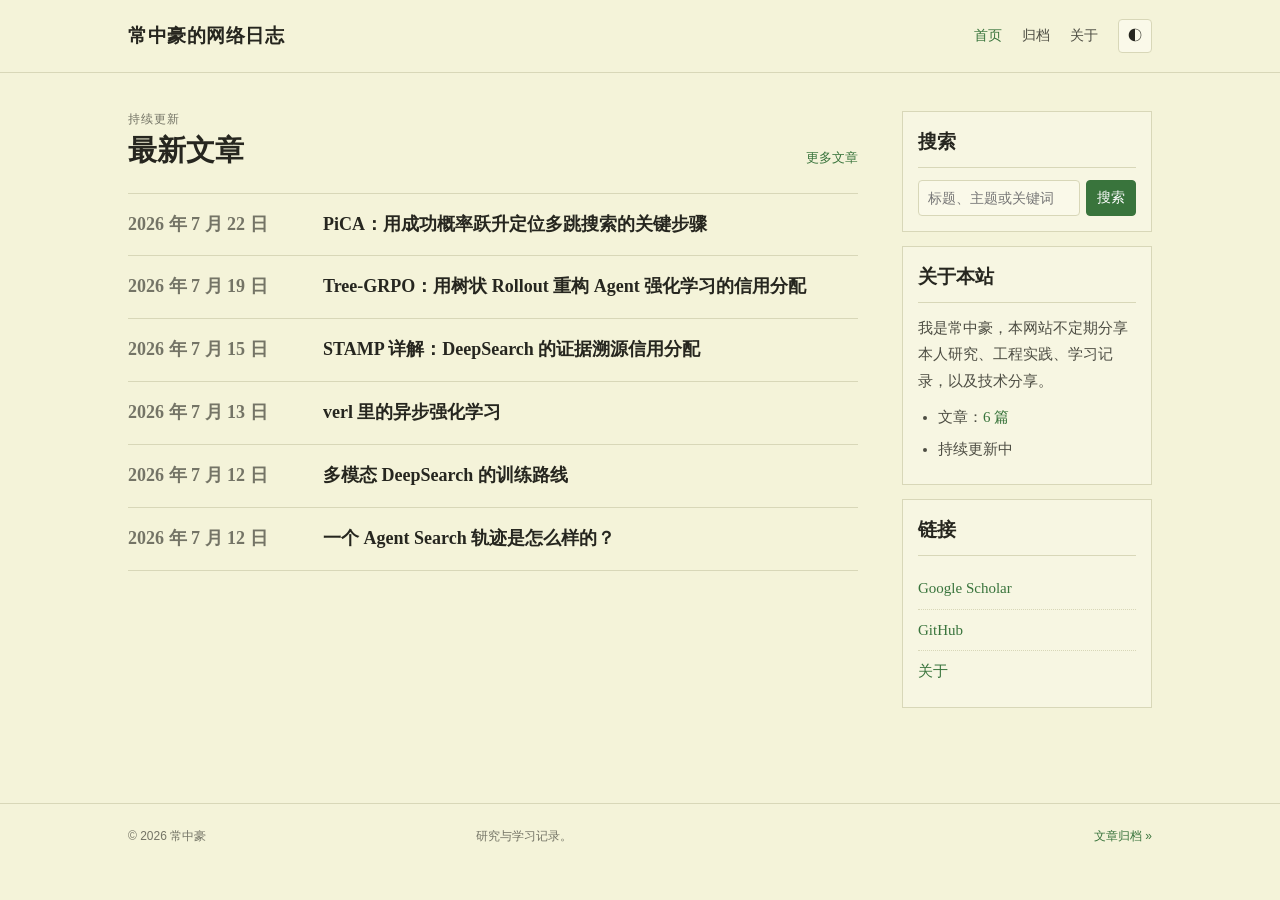
<file: index.html>
<!doctype html>
<html lang="zh-CN">
<head>
  <meta charset="utf-8" />
  <meta name="viewport" content="width=device-width, initial-scale=1" />
  <title>常中豪的网络日志</title>
  <meta name="description" content="分享研究和学习记录，以及有趣的研究。" />
  <meta name="theme-color" content="#f4f3d9" />
  <link rel="canonical" href="https://zhonghaochang.github.io/blog/" />
  <meta property="og:locale" content="zh_CN" />
  <meta property="og:type" content="website" />
  <meta property="og:site_name" content="常中豪的网络日志" />
  <meta property="og:title" content="常中豪的网络日志" />
  <meta property="og:description" content="分享研究和学习记录，以及有趣的研究。" />
  <meta property="og:url" content="https://zhonghaochang.github.io/blog/" />
  <meta name="twitter:card" content="summary" />
  <link rel="icon" href="assets/favicon.svg" />
  <link rel="manifest" href="site.webmanifest" />
  <link rel="stylesheet" href="assets/styles.css?v=15" />
</head>
<body>
  <header class="site-header">
    <nav class="nav" aria-label="主导航">
      <a class="brand" href="index.html">常中豪的网络日志</a>
      <button class="icon-button menu-button" data-menu-toggle aria-expanded="false" aria-controls="site-navigation" aria-label="打开导航">☰</button>
      <div class="nav-links" id="site-navigation">
        <a aria-current="page" href="index.html">首页</a>
        <a href="archives.html">归档</a>
        <a href="about.html">关于</a>
        <button class="icon-button" data-theme-toggle aria-label="切换主题">◐</button>
      </div>
    </nav>
  </header>

  <main class="home-layout">
    <div class="content-column">
      <section class="home-posts" aria-labelledby="recent-title">
        <header class="home-section-head">
          <div>
            <p class="section-label">持续更新</p>
            <h1 id="recent-title">最新文章</h1>
          </div>
          <a class="archive-link" href="archives.html">更多文章</a>
        </header>
        <p class="search-status" data-search-status aria-live="polite"></p>
        <ol class="recent-list">
          <li data-search-item>
            <time datetime="2026-07-22">2026 年 7 月 22 日</time>
            <a href="posts/pica-credit-assignment.html">PiCA：用成功概率跃升定位多跳搜索的关键步骤</a>
          </li>
          <li data-search-item>
            <time datetime="2026-07-19">2026 年 7 月 19 日</time>
            <a href="posts/tree-grpo-credit-assignment.html">Tree-GRPO：用树状 Rollout 重构 Agent 强化学习的信用分配</a>
          </li>
          <li data-search-item>
            <time datetime="2026-07-15">2026 年 7 月 15 日</time>
            <a href="posts/stamp-credit-assignment.html">STAMP 详解：DeepSearch 的证据溯源信用分配</a>
          </li>
          <li data-search-item>
            <time datetime="2026-07-13">2026 年 7 月 13 日</time>
            <a href="posts/verl-async-rl.html">verl 里的异步强化学习</a>
          </li>
          <li data-search-item>
            <time datetime="2026-07-12">2026 年 7 月 12 日</time>
            <a href="posts/agent-harness-multimodal-search.html">多模态 DeepSearch 的训练路线</a>
          </li>
          <li data-search-item>
            <time datetime="2026-07-12">2026 年 7 月 12 日</time>
            <a href="posts/deepsearch-from-zero.html">一个 Agent Search 轨迹是怎么样的？</a>
          </li>
        </ol>
      </section>
    </div>

    <aside class="sidebar" aria-label="站点信息">
      <section class="side-card search-card">
        <h2>搜索</h2>
        <form class="site-search" data-site-search>
          <label class="sr-only" for="site-search-input">搜索文章</label>
          <input id="site-search-input" type="search" placeholder="标题、主题或关键词" autocomplete="off" />
          <button type="submit">搜索</button>
        </form>
      </section>
      <section class="side-card">
        <h2>关于本站</h2>
        <p>我是常中豪，本网站不定期分享本人研究、工程实践、学习记录，以及技术分享。</p>
        <ul class="side-list"><li>文章：<a href="archives.html">6 篇</a></li><li>持续更新中</li></ul>
      </section>
      <section class="side-card">
        <h2>链接</h2>
        <ul class="link-list"><li><a href="https://scholar.google.com.hk/citations?user=bjasV5wAAAAJ&amp;hl=zh-CN">Google Scholar</a></li><li><a href="https://github.com/zhonghaochang">GitHub</a></li><li><a href="about.html">关于</a></li></ul>
      </section>
    </aside>
  </main>

  <footer class="footer"><div class="footer-inner"><span>© 2026 常中豪</span><span>研究与学习记录。</span><a href="archives.html">文章归档 »</a></div></footer>
  <script src="assets/app.js?v=3"></script>
</body>
</html>
</file>
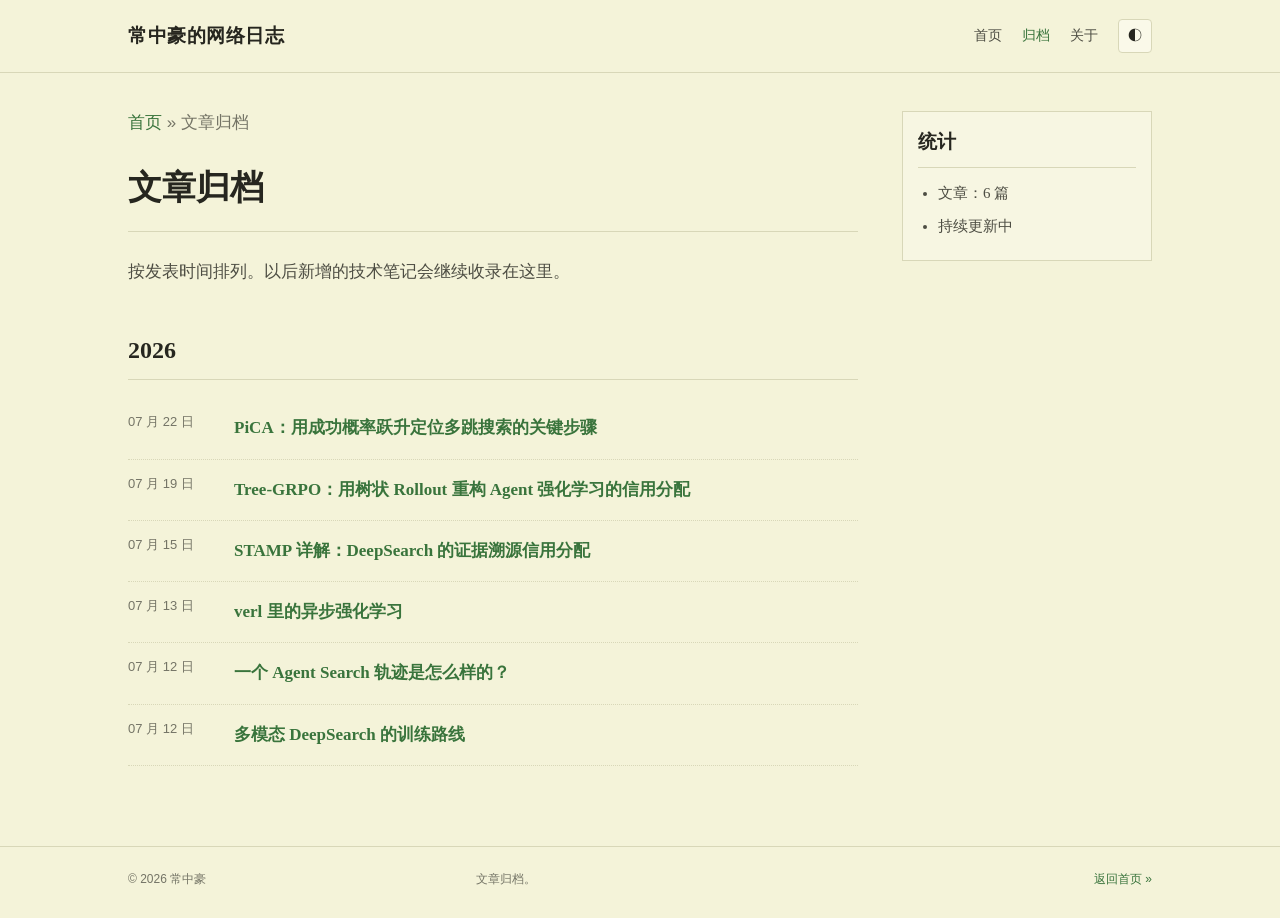
<file: archives.html>
<!doctype html>
<html lang="zh-CN">
<head>
  <meta charset="utf-8" />
  <meta name="viewport" content="width=device-width, initial-scale=1" />
  <title>文章归档｜常中豪的网络日志</title>
  <meta name="description" content="常中豪的网络日志文章归档。" />
  <meta name="theme-color" content="#f4f3d9" />
  <link rel="canonical" href="https://zhonghaochang.github.io/blog/archives.html" />
  <link rel="icon" href="assets/favicon.svg" />
  <link rel="stylesheet" href="assets/styles.css?v=15" />
</head>
<body>
  <header class="site-header"><nav class="nav" aria-label="主导航"><a class="brand" href="index.html">常中豪的网络日志</a><button class="icon-button menu-button" data-menu-toggle aria-expanded="false" aria-controls="site-navigation" aria-label="打开导航">☰</button><div class="nav-links" id="site-navigation"><a href="index.html">首页</a><a aria-current="page" href="archives.html">归档</a><a href="about.html">关于</a><button class="icon-button" data-theme-toggle aria-label="切换主题">◐</button></div></nav></header>
  <main class="page-layout">
    <article class="plain-page archive-page">
      <p class="breadcrumb"><a href="index.html">首页</a> » 文章归档</p>
      <h1>文章归档</h1>
      <p class="page-intro">按发表时间排列。以后新增的技术笔记会继续收录在这里。</p>
      <section><h2>2026</h2><ol class="archive-list">
        <li><time datetime="2026-07-22">07 月 22 日</time><a href="posts/pica-credit-assignment.html">PiCA：用成功概率跃升定位多跳搜索的关键步骤</a></li>
        <li><time datetime="2026-07-19">07 月 19 日</time><a href="posts/tree-grpo-credit-assignment.html">Tree-GRPO：用树状 Rollout 重构 Agent 强化学习的信用分配</a></li>
        <li><time datetime="2026-07-15">07 月 15 日</time><a href="posts/stamp-credit-assignment.html">STAMP 详解：DeepSearch 的证据溯源信用分配</a></li>
        <li><time datetime="2026-07-13">07 月 13 日</time><a href="posts/verl-async-rl.html">verl 里的异步强化学习</a></li>
        <li><time datetime="2026-07-12">07 月 12 日</time><a href="posts/deepsearch-from-zero.html">一个 Agent Search 轨迹是怎么样的？</a></li>
        <li><time datetime="2026-07-12">07 月 12 日</time><a href="posts/agent-harness-multimodal-search.html">多模态 DeepSearch 的训练路线</a></li>
      </ol></section>
    </article>
    <aside class="sidebar"><section class="side-card"><h2>统计</h2><ul class="side-list"><li>文章：6 篇</li><li>持续更新中</li></ul></section></aside>
  </main>
  <footer class="footer"><div class="footer-inner"><span>© 2026 常中豪</span><span>文章归档。</span><a href="index.html">返回首页 »</a></div></footer>
  <script src="assets/app.js?v=3"></script>
</body>
</html>
</file>
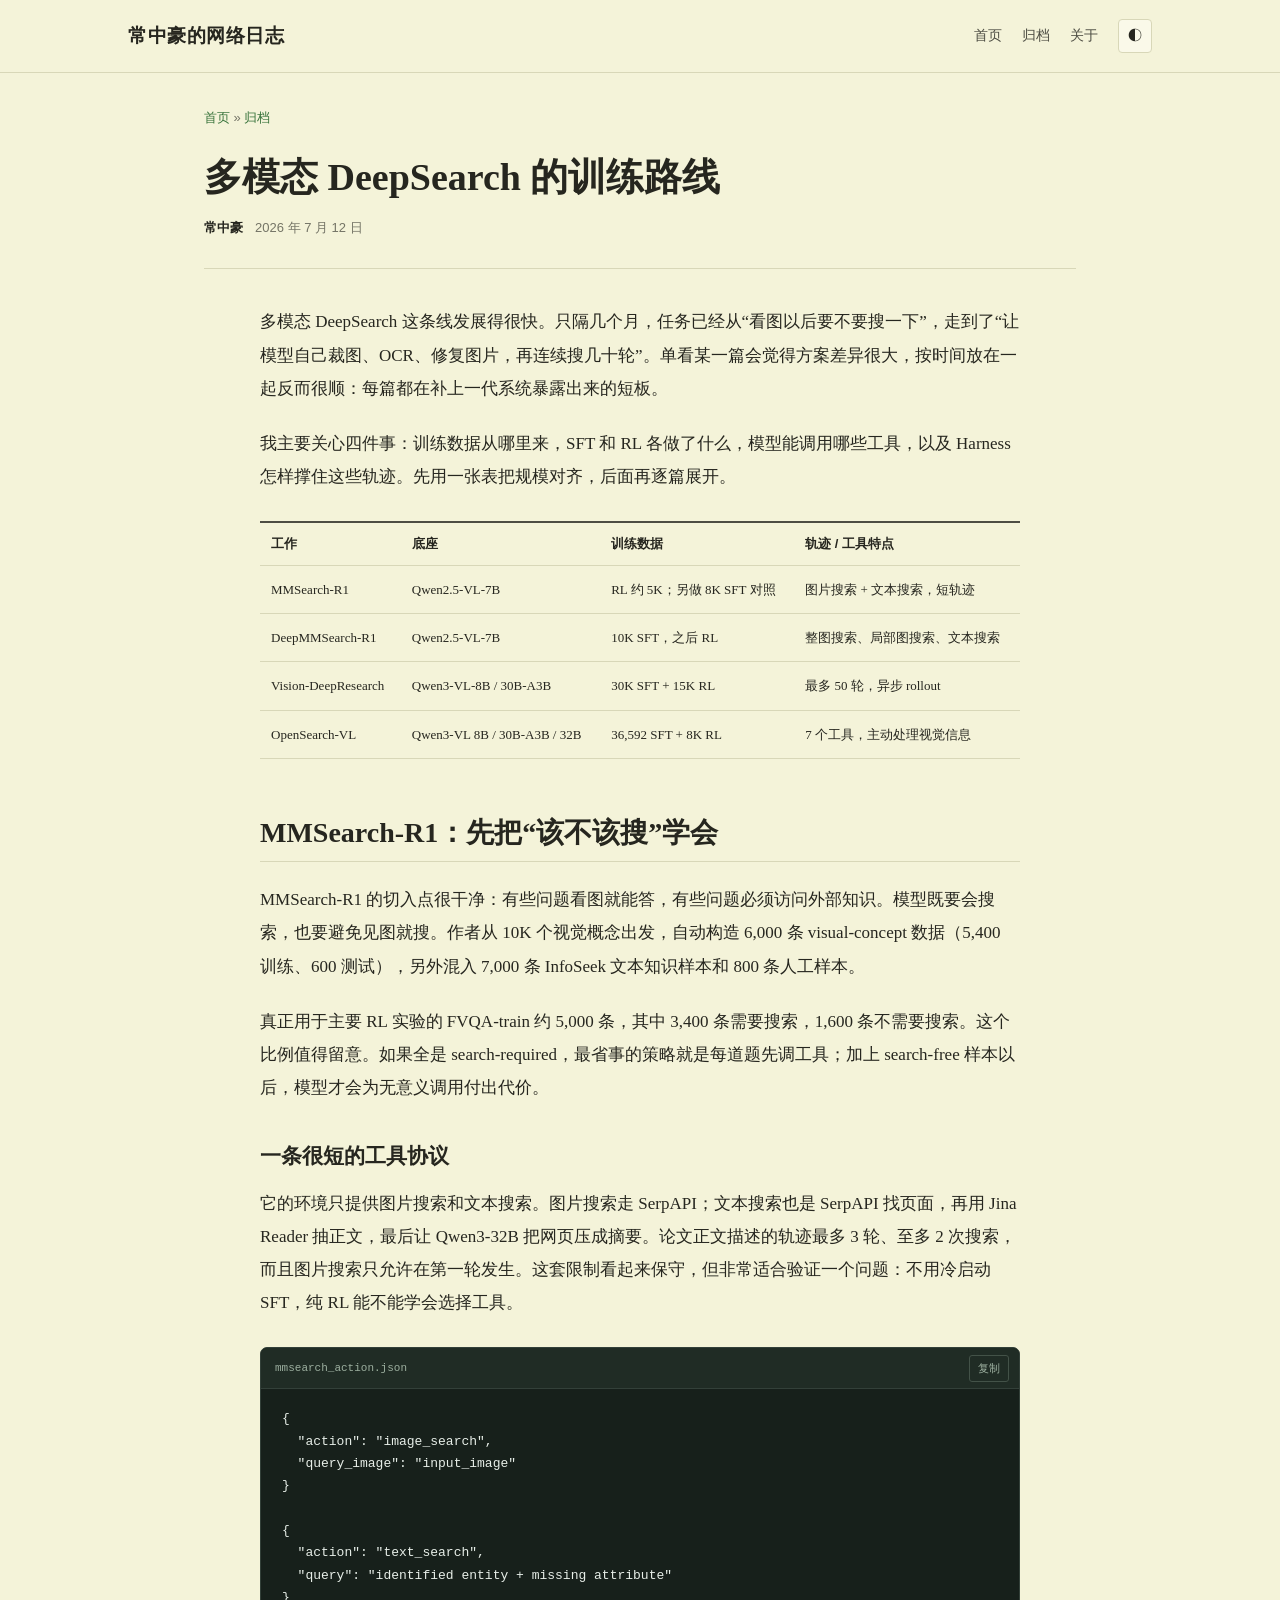
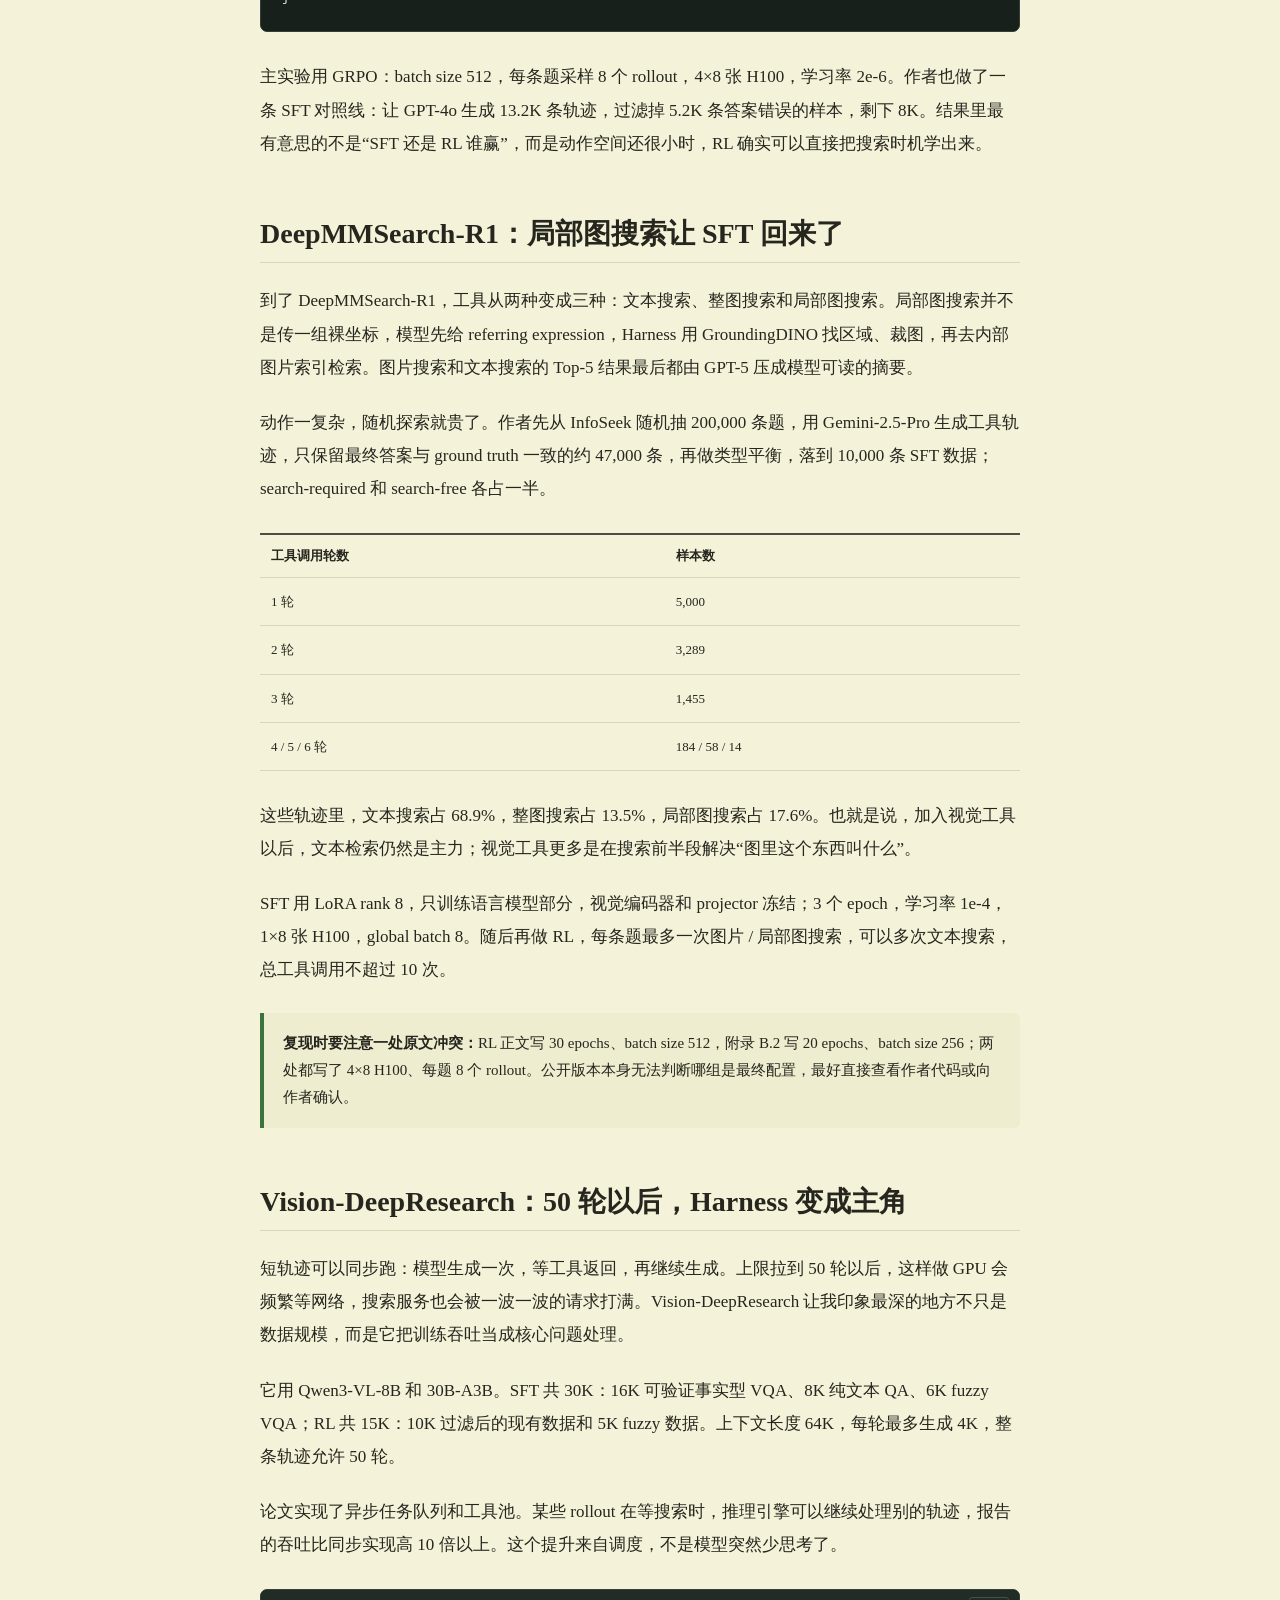
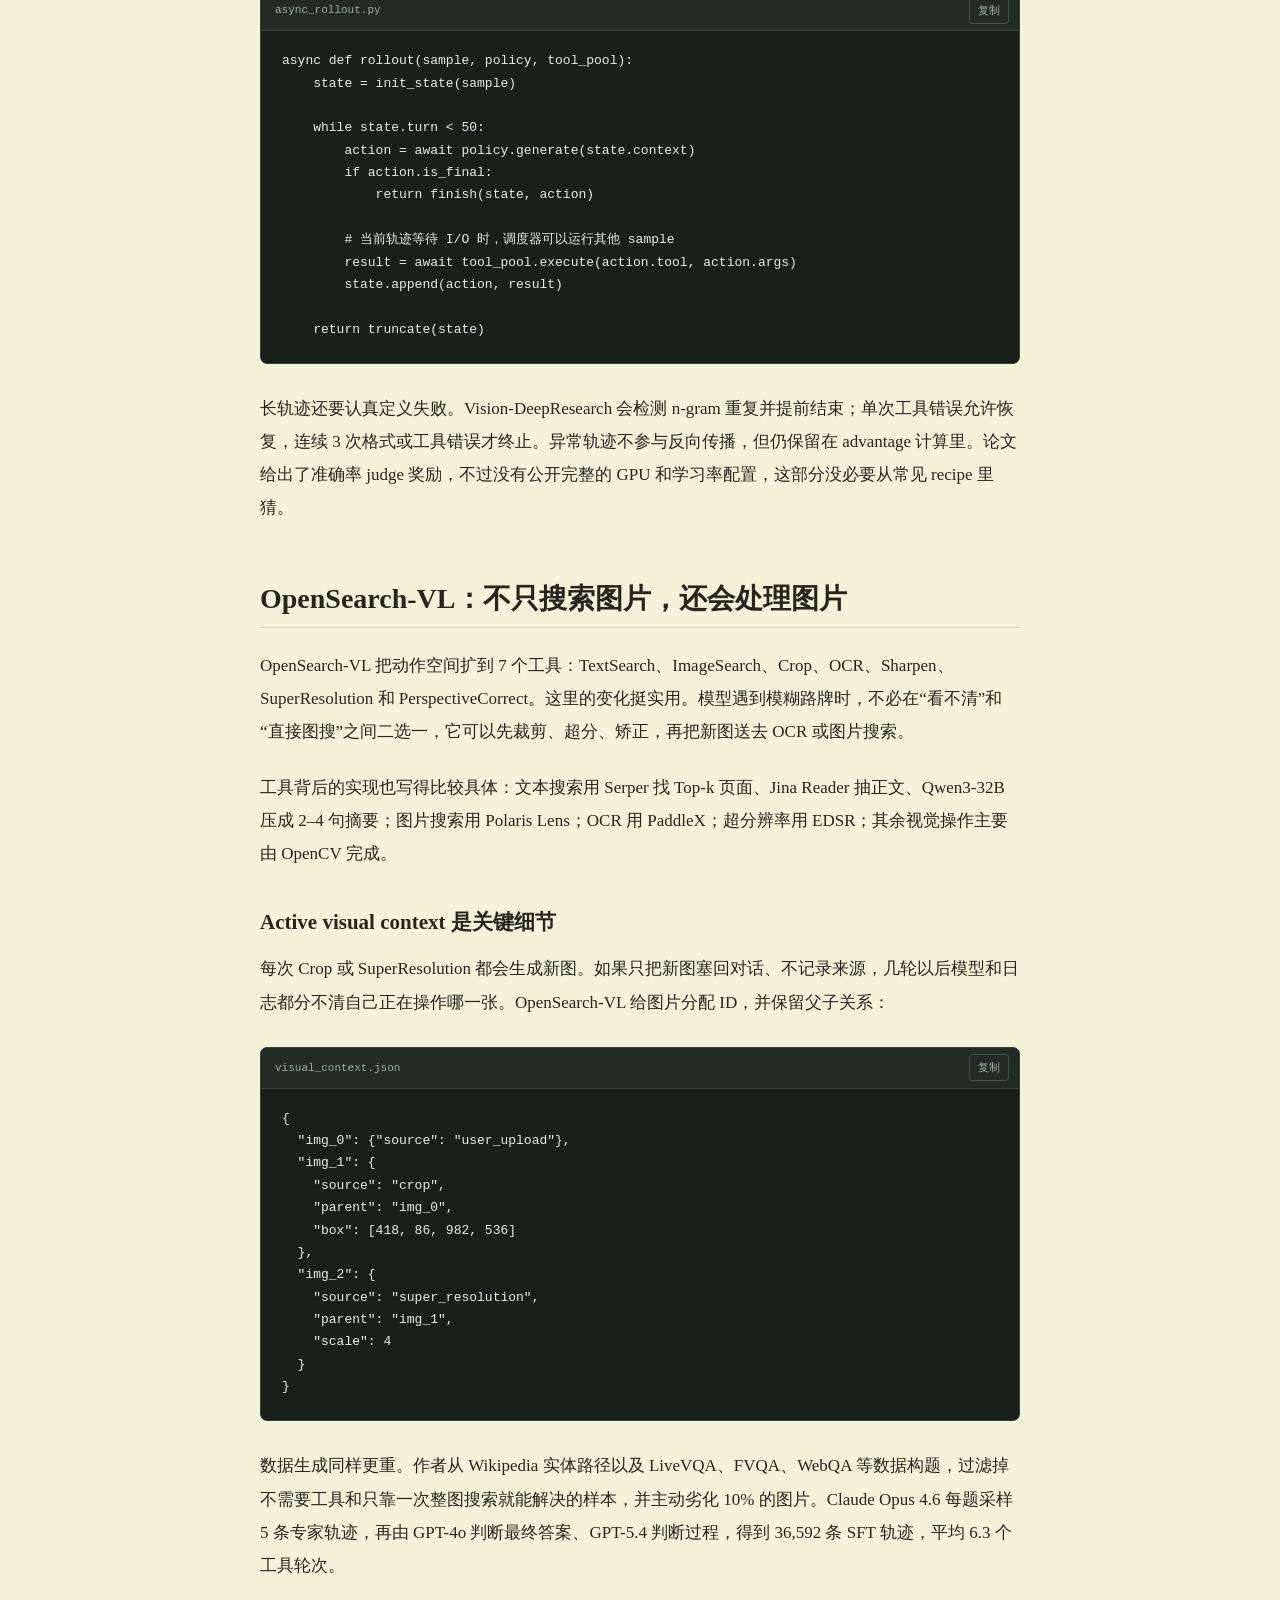
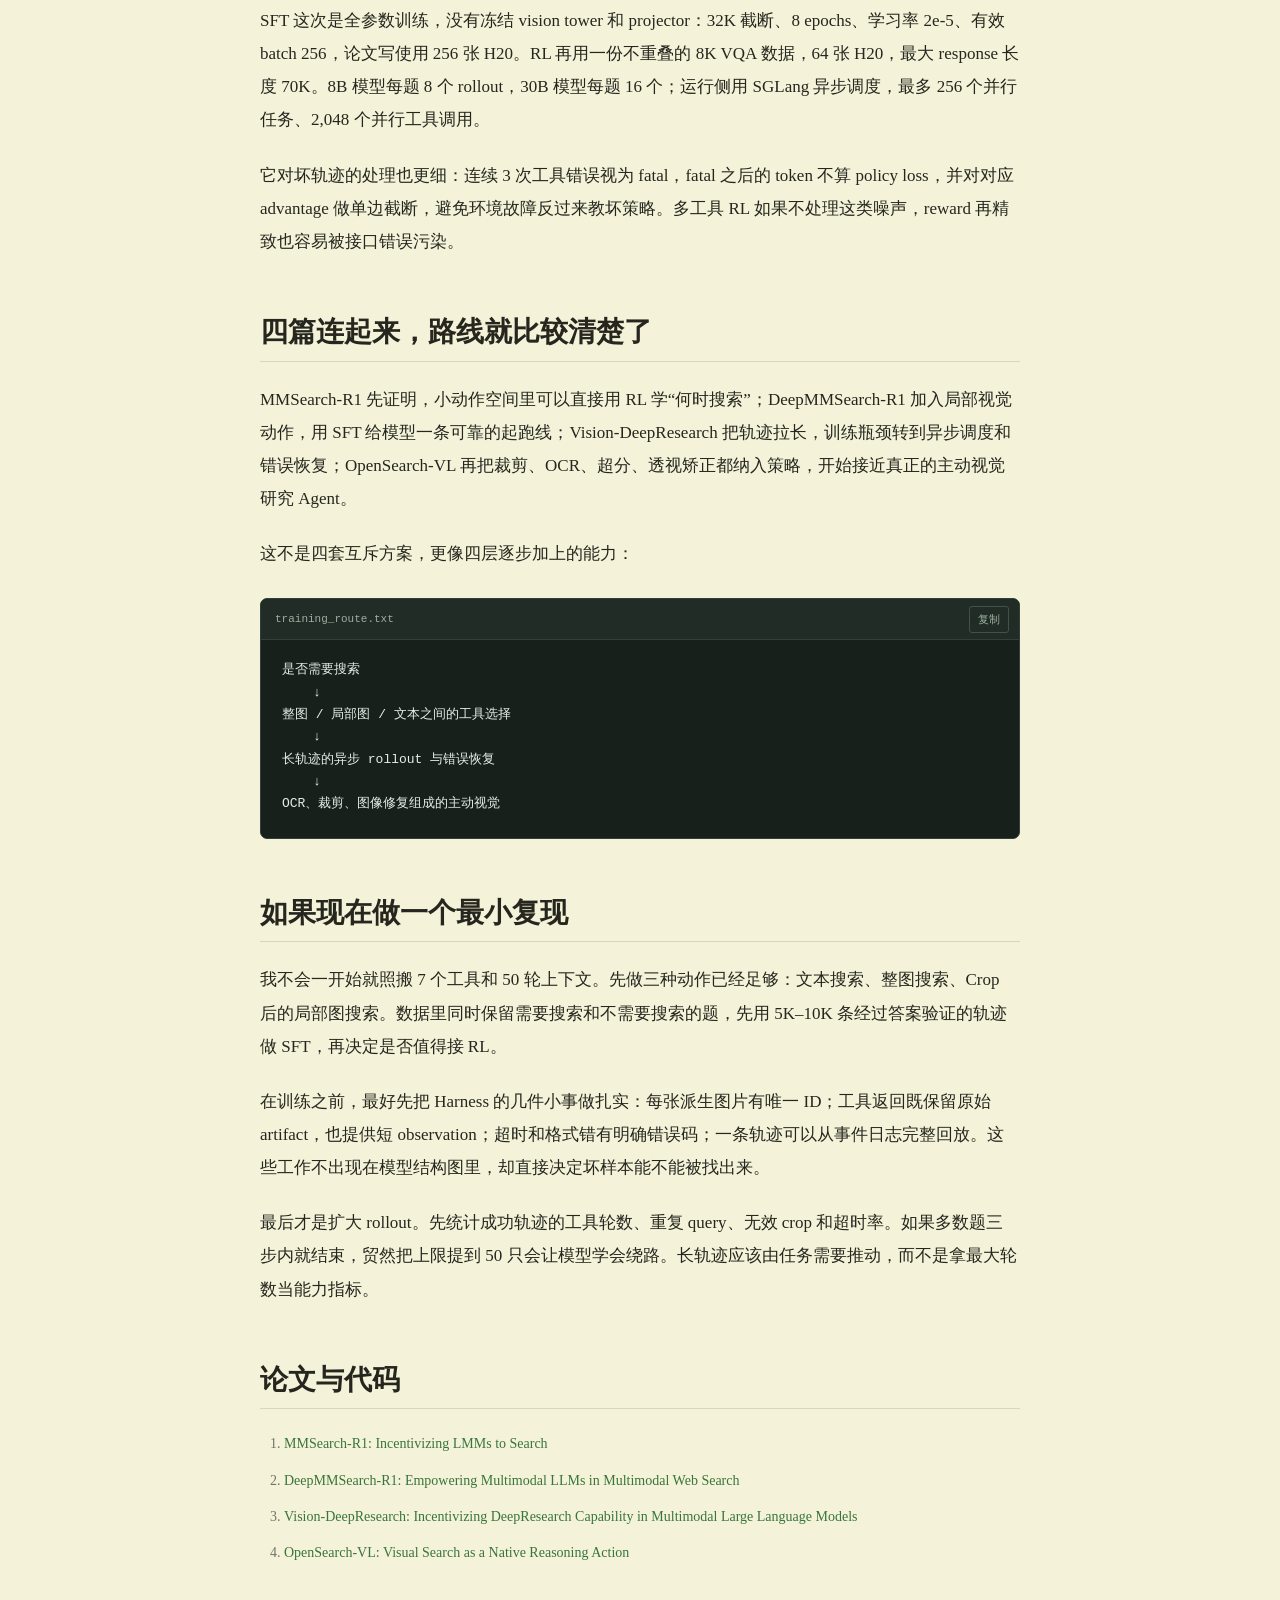
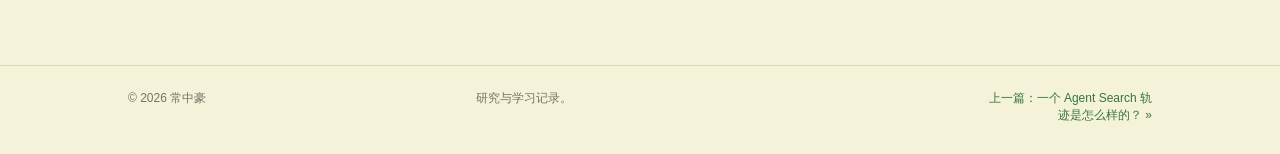
<file: posts/agent-harness-multimodal-search.html>
<!doctype html>
<html lang="zh-CN">
<head>
  <meta charset="utf-8" />
  <meta name="viewport" content="width=device-width, initial-scale=1" />
  <title>多模态 DeepSearch 的训练路线｜常中豪</title>
  <meta name="description" content="串读 MMSearch-R1、DeepMMSearch-R1、Vision-DeepResearch 与 OpenSearch-VL，梳理多模态搜索 Agent 的数据、训练、工具和 Harness。" />
  <meta name="theme-color" content="#f4f3d9" />
  <link rel="canonical" href="https://zhonghaochang.github.io/blog/posts/agent-harness-multimodal-search.html" />
  <meta property="og:locale" content="zh_CN" />
  <meta property="og:type" content="article" />
  <meta property="og:site_name" content="常中豪的网络日志" />
  <meta property="og:title" content="多模态 DeepSearch 的训练路线" />
  <meta property="og:description" content="四篇论文放在一起看：多模态搜索 Agent 的能力是怎样从短轨迹走向长时、多工具与主动视觉的。" />
  <meta property="og:url" content="https://zhonghaochang.github.io/blog/posts/agent-harness-multimodal-search.html" />
  <meta property="article:published_time" content="2026-07-12" />
  <meta name="twitter:card" content="summary" />
  <link rel="icon" href="../assets/favicon.svg" />
  <link rel="stylesheet" href="../assets/styles.css?v=12" />
</head>
<body>
  <div class="progress"></div>
  <header class="site-header">
    <nav class="nav" aria-label="主导航">
      <a class="brand" href="../index.html">常中豪的网络日志</a>
      <button class="icon-button menu-button" data-menu-toggle aria-expanded="false" aria-controls="site-navigation" aria-label="打开导航">☰</button>
      <div class="nav-links" id="site-navigation"><a href="../index.html">首页</a><a href="../archives.html">归档</a><a href="../about.html">关于</a><button class="icon-button" data-theme-toggle aria-label="切换主题">◐</button></div>
    </nav>
  </header>

  <main class="article-shell">
    <header class="article-masthead">
      <p class="breadcrumb"><a href="../index.html">首页</a> » <a href="../archives.html">归档</a></p>
      <div class="article-headline">
        <h1>多模态 DeepSearch 的训练路线</h1>
      </div>
      <div class="article-side-meta"><strong>常中豪</strong>2026 年 7 月 12 日</div>
    </header>

    <div class="article-layout">
      <article class="article">
        <p>多模态 DeepSearch 这条线发展得很快。只隔几个月，任务已经从“看图以后要不要搜一下”，走到了“让模型自己裁图、OCR、修复图片，再连续搜几十轮”。单看某一篇会觉得方案差异很大，按时间放在一起反而很顺：每篇都在补上一代系统暴露出来的短板。</p>
        <p>我主要关心四件事：训练数据从哪里来，SFT 和 RL 各做了什么，模型能调用哪些工具，以及 Harness 怎样撑住这些轨迹。先用一张表把规模对齐，后面再逐篇展开。</p>

        <div class="table-wrap"><table>
          <thead><tr><th>工作</th><th>底座</th><th>训练数据</th><th>轨迹 / 工具特点</th></tr></thead>
          <tbody>
            <tr><td>MMSearch-R1</td><td>Qwen2.5-VL-7B</td><td>RL 约 5K；另做 8K SFT 对照</td><td>图片搜索 + 文本搜索，短轨迹</td></tr>
            <tr><td>DeepMMSearch-R1</td><td>Qwen2.5-VL-7B</td><td>10K SFT，之后 RL</td><td>整图搜索、局部图搜索、文本搜索</td></tr>
            <tr><td>Vision-DeepResearch</td><td>Qwen3-VL-8B / 30B-A3B</td><td>30K SFT + 15K RL</td><td>最多 50 轮，异步 rollout</td></tr>
            <tr><td>OpenSearch-VL</td><td>Qwen3-VL 8B / 30B-A3B / 32B</td><td>36,592 SFT + 8K RL</td><td>7 个工具，主动处理视觉信息</td></tr>
          </tbody>
        </table></div>

        <h2>MMSearch-R1：先把“该不该搜”学会</h2>
        <p>MMSearch-R1 的切入点很干净：有些问题看图就能答，有些问题必须访问外部知识。模型既要会搜索，也要避免见图就搜。作者从 10K 个视觉概念出发，自动构造 6,000 条 visual-concept 数据（5,400 训练、600 测试），另外混入 7,000 条 InfoSeek 文本知识样本和 800 条人工样本。</p>
        <p>真正用于主要 RL 实验的 FVQA-train 约 5,000 条，其中 3,400 条需要搜索，1,600 条不需要搜索。这个比例值得留意。如果全是 search-required，最省事的策略就是每道题先调工具；加上 search-free 样本以后，模型才会为无意义调用付出代价。</p>

        <h3>一条很短的工具协议</h3>
        <p>它的环境只提供图片搜索和文本搜索。图片搜索走 SerpAPI；文本搜索也是 SerpAPI 找页面，再用 Jina Reader 抽正文，最后让 Qwen3-32B 把网页压成摘要。论文正文描述的轨迹最多 3 轮、至多 2 次搜索，而且图片搜索只允许在第一轮发生。这套限制看起来保守，但非常适合验证一个问题：不用冷启动 SFT，纯 RL 能不能学会选择工具。</p>

        <div class="code-frame"><div class="code-head"><span class="code-file">mmsearch_action.json</span><button class="copy-btn">复制</button></div><pre><code>{
  "action": "image_search",
  "query_image": "input_image"
}

{
  "action": "text_search",
  "query": "identified entity + missing attribute"
}</code></pre></div>

        <p>主实验用 GRPO：batch size 512，每条题采样 8 个 rollout，4×8 张 H100，学习率 2e-6。作者也做了一条 SFT 对照线：让 GPT-4o 生成 13.2K 条轨迹，过滤掉 5.2K 条答案错误的样本，剩下 8K。结果里最有意思的不是“SFT 还是 RL 谁赢”，而是动作空间还很小时，RL 确实可以直接把搜索时机学出来。</p>

        <h2>DeepMMSearch-R1：局部图搜索让 SFT 回来了</h2>
        <p>到了 DeepMMSearch-R1，工具从两种变成三种：文本搜索、整图搜索和局部图搜索。局部图搜索并不是传一组裸坐标，模型先给 referring expression，Harness 用 GroundingDINO 找区域、裁图，再去内部图片索引检索。图片搜索和文本搜索的 Top-5 结果最后都由 GPT-5 压成模型可读的摘要。</p>
        <p>动作一复杂，随机探索就贵了。作者先从 InfoSeek 随机抽 200,000 条题，用 Gemini-2.5-Pro 生成工具轨迹，只保留最终答案与 ground truth 一致的约 47,000 条，再做类型平衡，落到 10,000 条 SFT 数据；search-required 和 search-free 各占一半。</p>

        <div class="table-wrap"><table>
          <thead><tr><th>工具调用轮数</th><th>样本数</th></tr></thead>
          <tbody>
            <tr><td>1 轮</td><td>5,000</td></tr>
            <tr><td>2 轮</td><td>3,289</td></tr>
            <tr><td>3 轮</td><td>1,455</td></tr>
            <tr><td>4 / 5 / 6 轮</td><td>184 / 58 / 14</td></tr>
          </tbody>
        </table></div>

        <p>这些轨迹里，文本搜索占 68.9%，整图搜索占 13.5%，局部图搜索占 17.6%。也就是说，加入视觉工具以后，文本检索仍然是主力；视觉工具更多是在搜索前半段解决“图里这个东西叫什么”。</p>
        <p>SFT 用 LoRA rank 8，只训练语言模型部分，视觉编码器和 projector 冻结；3 个 epoch，学习率 1e-4，1×8 张 H100，global batch 8。随后再做 RL，每条题最多一次图片 / 局部图搜索，可以多次文本搜索，总工具调用不超过 10 次。</p>
        <div class="warning"><strong>复现时要注意一处原文冲突：</strong>RL 正文写 30 epochs、batch size 512，附录 B.2 写 20 epochs、batch size 256；两处都写了 4×8 H100、每题 8 个 rollout。公开版本本身无法判断哪组是最终配置，最好直接查看作者代码或向作者确认。</div>

        <h2>Vision-DeepResearch：50 轮以后，Harness 变成主角</h2>
        <p>短轨迹可以同步跑：模型生成一次，等工具返回，再继续生成。上限拉到 50 轮以后，这样做 GPU 会频繁等网络，搜索服务也会被一波一波的请求打满。Vision-DeepResearch 让我印象最深的地方不只是数据规模，而是它把训练吞吐当成核心问题处理。</p>
        <p>它用 Qwen3-VL-8B 和 30B-A3B。SFT 共 30K：16K 可验证事实型 VQA、8K 纯文本 QA、6K fuzzy VQA；RL 共 15K：10K 过滤后的现有数据和 5K fuzzy 数据。上下文长度 64K，每轮最多生成 4K，整条轨迹允许 50 轮。</p>
        <p>论文实现了异步任务队列和工具池。某些 rollout 在等搜索时，推理引擎可以继续处理别的轨迹，报告的吞吐比同步实现高 10 倍以上。这个提升来自调度，不是模型突然少思考了。</p>

        <div class="code-frame"><div class="code-head"><span class="code-file">async_rollout.py</span><button class="copy-btn">复制</button></div><pre><code>async def rollout(sample, policy, tool_pool):
    state = init_state(sample)

    while state.turn &lt; 50:
        action = await policy.generate(state.context)
        if action.is_final:
            return finish(state, action)

        # 当前轨迹等待 I/O 时，调度器可以运行其他 sample
        result = await tool_pool.execute(action.tool, action.args)
        state.append(action, result)

    return truncate(state)</code></pre></div>

        <p>长轨迹还要认真定义失败。Vision-DeepResearch 会检测 n-gram 重复并提前结束；单次工具错误允许恢复，连续 3 次格式或工具错误才终止。异常轨迹不参与反向传播，但仍保留在 advantage 计算里。论文给出了准确率 judge 奖励，不过没有公开完整的 GPU 和学习率配置，这部分没必要从常见 recipe 里猜。</p>

        <h2>OpenSearch-VL：不只搜索图片，还会处理图片</h2>
        <p>OpenSearch-VL 把动作空间扩到 7 个工具：TextSearch、ImageSearch、Crop、OCR、Sharpen、SuperResolution 和 PerspectiveCorrect。这里的变化挺实用。模型遇到模糊路牌时，不必在“看不清”和“直接图搜”之间二选一，它可以先裁剪、超分、矫正，再把新图送去 OCR 或图片搜索。</p>
        <p>工具背后的实现也写得比较具体：文本搜索用 Serper 找 Top-k 页面、Jina Reader 抽正文、Qwen3-32B 压成 2–4 句摘要；图片搜索用 Polaris Lens；OCR 用 PaddleX；超分辨率用 EDSR；其余视觉操作主要由 OpenCV 完成。</p>

        <h3>Active visual context 是关键细节</h3>
        <p>每次 Crop 或 SuperResolution 都会生成新图。如果只把新图塞回对话、不记录来源，几轮以后模型和日志都分不清自己正在操作哪一张。OpenSearch-VL 给图片分配 ID，并保留父子关系：</p>

        <div class="code-frame"><div class="code-head"><span class="code-file">visual_context.json</span><button class="copy-btn">复制</button></div><pre><code>{
  "img_0": {"source": "user_upload"},
  "img_1": {
    "source": "crop",
    "parent": "img_0",
    "box": [418, 86, 982, 536]
  },
  "img_2": {
    "source": "super_resolution",
    "parent": "img_1",
    "scale": 4
  }
}</code></pre></div>

        <p>数据生成同样更重。作者从 Wikipedia 实体路径以及 LiveVQA、FVQA、WebQA 等数据构题，过滤掉不需要工具和只靠一次整图搜索就能解决的样本，并主动劣化 10% 的图片。Claude Opus 4.6 每题采样 5 条专家轨迹，再由 GPT-4o 判断最终答案、GPT-5.4 判断过程，得到 36,592 条 SFT 轨迹，平均 6.3 个工具轮次。</p>
        <p>SFT 这次是全参数训练，没有冻结 vision tower 和 projector：32K 截断、8 epochs、学习率 2e-5、有效 batch 256，论文写使用 256 张 H20。RL 再用一份不重叠的 8K VQA 数据，64 张 H20，最大 response 长度 70K。8B 模型每题 8 个 rollout，30B 模型每题 16 个；运行侧用 SGLang 异步调度，最多 256 个并行任务、2,048 个并行工具调用。</p>
        <p>它对坏轨迹的处理也更细：连续 3 次工具错误视为 fatal，fatal 之后的 token 不算 policy loss，并对对应 advantage 做单边截断，避免环境故障反过来教坏策略。多工具 RL 如果不处理这类噪声，reward 再精致也容易被接口错误污染。</p>

        <h2>四篇连起来，路线就比较清楚了</h2>
        <p>MMSearch-R1 先证明，小动作空间里可以直接用 RL 学“何时搜索”；DeepMMSearch-R1 加入局部视觉动作，用 SFT 给模型一条可靠的起跑线；Vision-DeepResearch 把轨迹拉长，训练瓶颈转到异步调度和错误恢复；OpenSearch-VL 再把裁剪、OCR、超分、透视矫正都纳入策略，开始接近真正的主动视觉研究 Agent。</p>
        <p>这不是四套互斥方案，更像四层逐步加上的能力：</p>

        <div class="code-frame"><div class="code-head"><span class="code-file">training_route.txt</span><button class="copy-btn">复制</button></div><pre><code>是否需要搜索
    ↓
整图 / 局部图 / 文本之间的工具选择
    ↓
长轨迹的异步 rollout 与错误恢复
    ↓
OCR、裁剪、图像修复组成的主动视觉</code></pre></div>

        <h2>如果现在做一个最小复现</h2>
        <p>我不会一开始就照搬 7 个工具和 50 轮上下文。先做三种动作已经足够：文本搜索、整图搜索、Crop 后的局部图搜索。数据里同时保留需要搜索和不需要搜索的题，先用 5K–10K 条经过答案验证的轨迹做 SFT，再决定是否值得接 RL。</p>
        <p>在训练之前，最好先把 Harness 的几件小事做扎实：每张派生图片有唯一 ID；工具返回既保留原始 artifact，也提供短 observation；超时和格式错有明确错误码；一条轨迹可以从事件日志完整回放。这些工作不出现在模型结构图里，却直接决定坏样本能不能被找出来。</p>
        <p>最后才是扩大 rollout。先统计成功轨迹的工具轮数、重复 query、无效 crop 和超时率。如果多数题三步内就结束，贸然把上限提到 50 只会让模型学会绕路。长轨迹应该由任务需要推动，而不是拿最大轮数当能力指标。</p>

        <h2>论文与代码</h2>
        <ol class="references">
          <li><a href="https://aclanthology.org/2026.acl-long.114/">MMSearch-R1: Incentivizing LMMs to Search</a></li>
          <li><a href="https://arxiv.org/abs/2510.12801">DeepMMSearch-R1: Empowering Multimodal LLMs in Multimodal Web Search</a></li>
          <li><a href="https://arxiv.org/abs/2601.22060">Vision-DeepResearch: Incentivizing DeepResearch Capability in Multimodal Large Language Models</a></li>
          <li><a href="https://arxiv.org/abs/2605.05185">OpenSearch-VL: Visual Search as a Native Reasoning Action</a></li>
        </ol>
      </article>
    </div>
  </main>

  <footer class="footer"><div class="footer-inner"><span>© 2026 常中豪</span><span>研究与学习记录。</span><a href="deepsearch-from-zero.html">上一篇：一个 Agent Search 轨迹是怎么样的？ »</a></div></footer>
  <script src="../assets/app.js?v=3"></script>
</body>
</html>
</file>
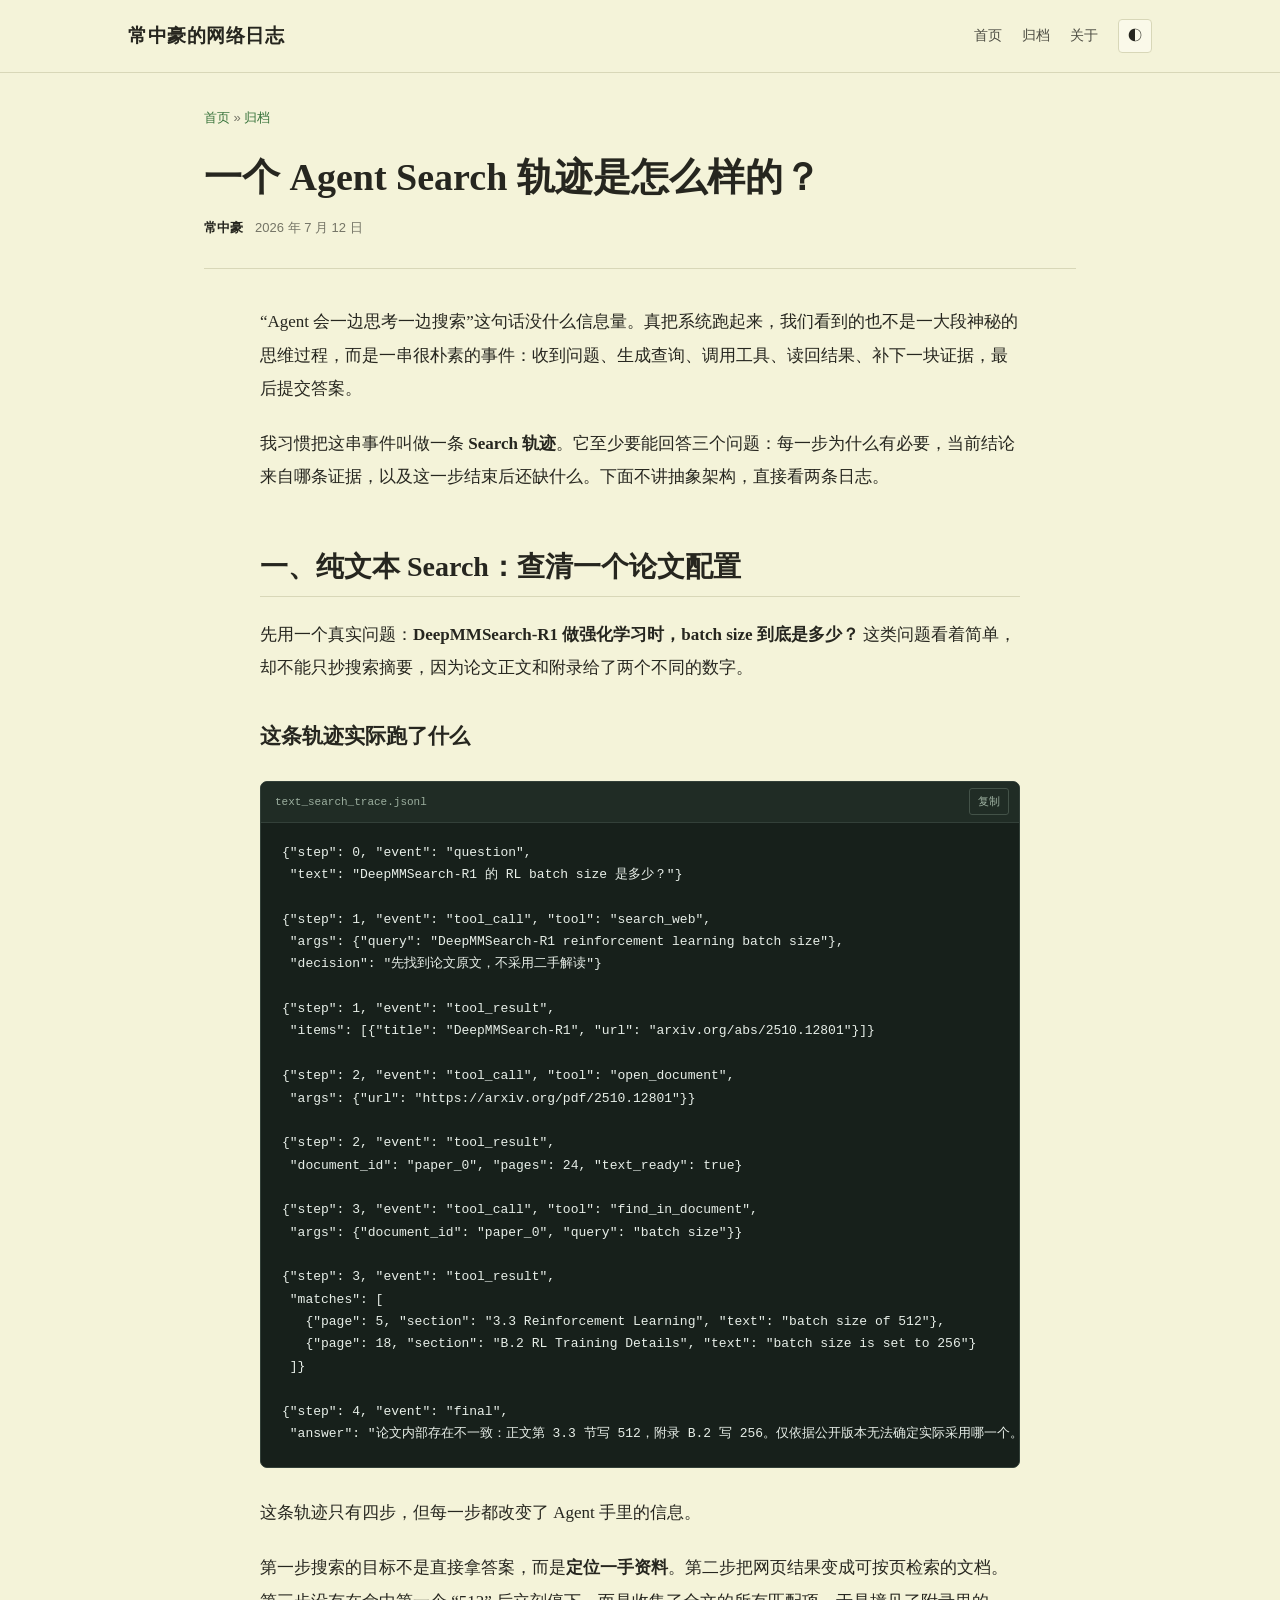
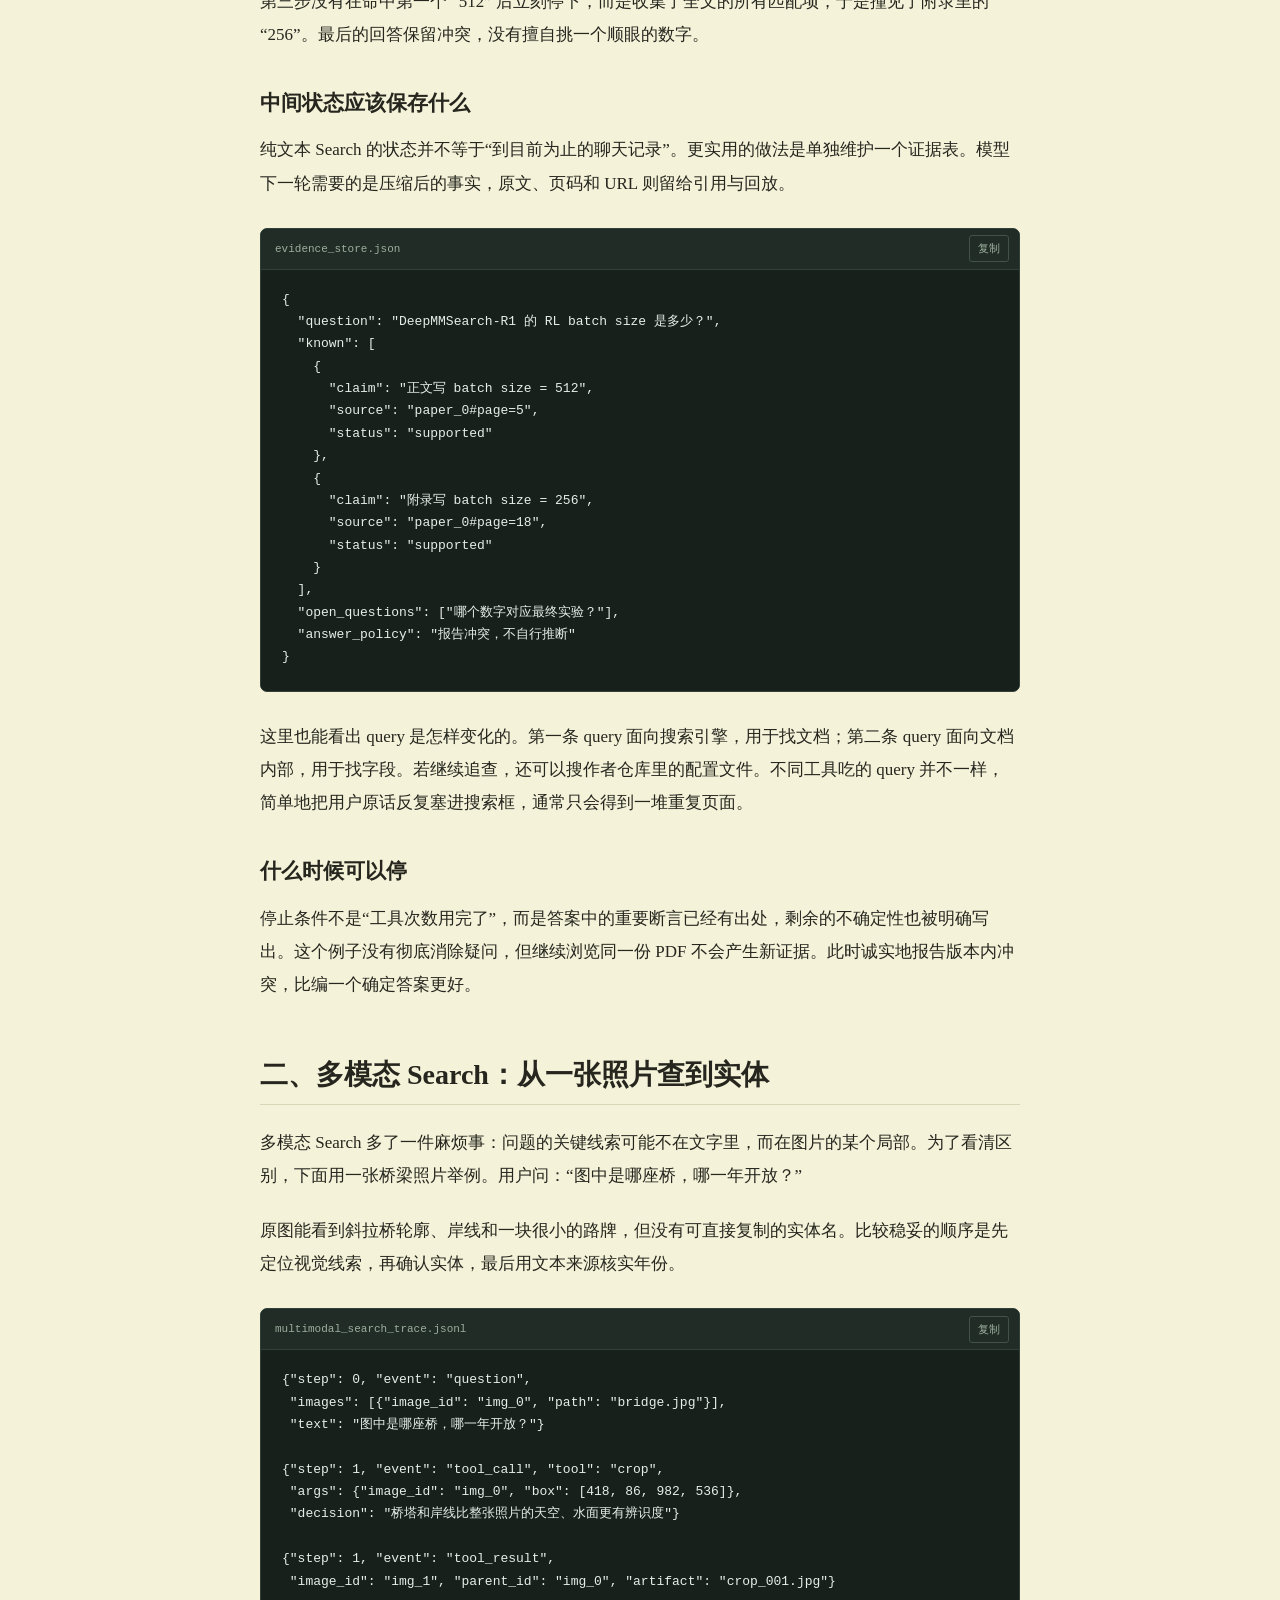
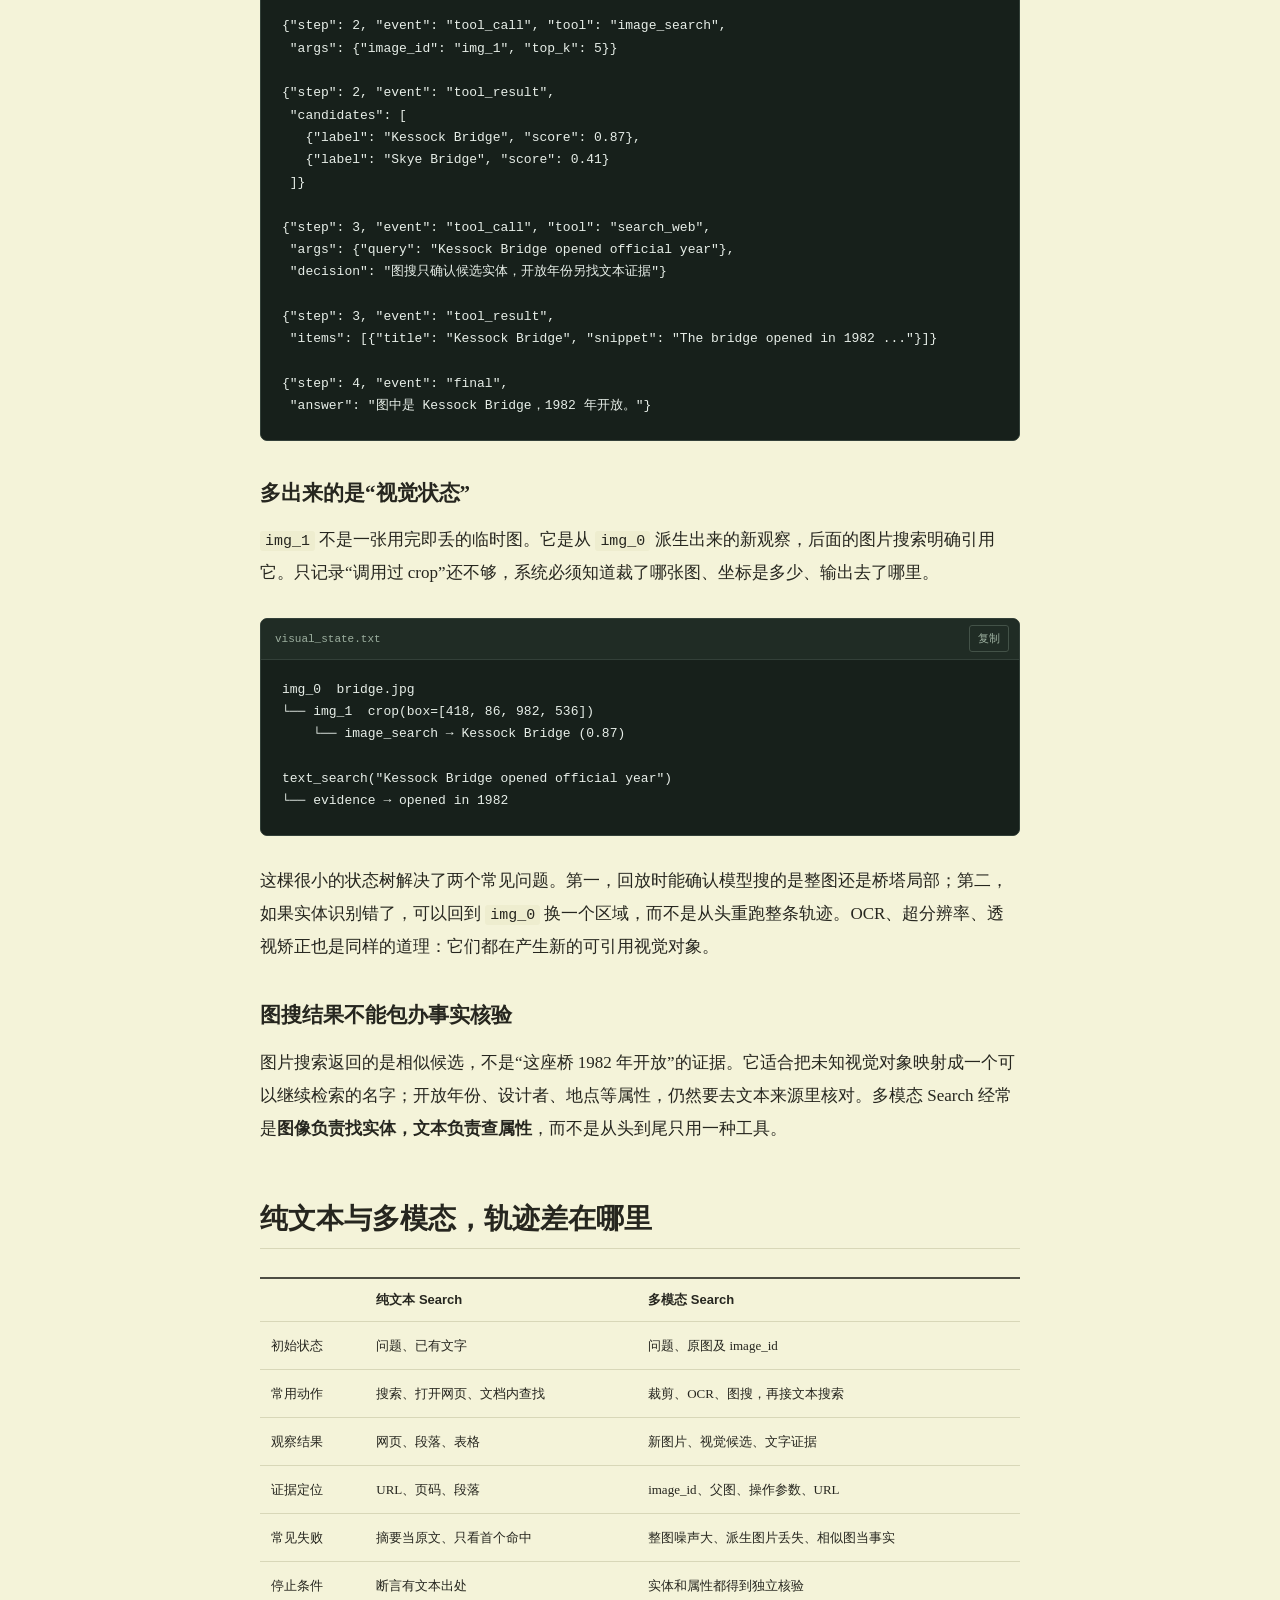
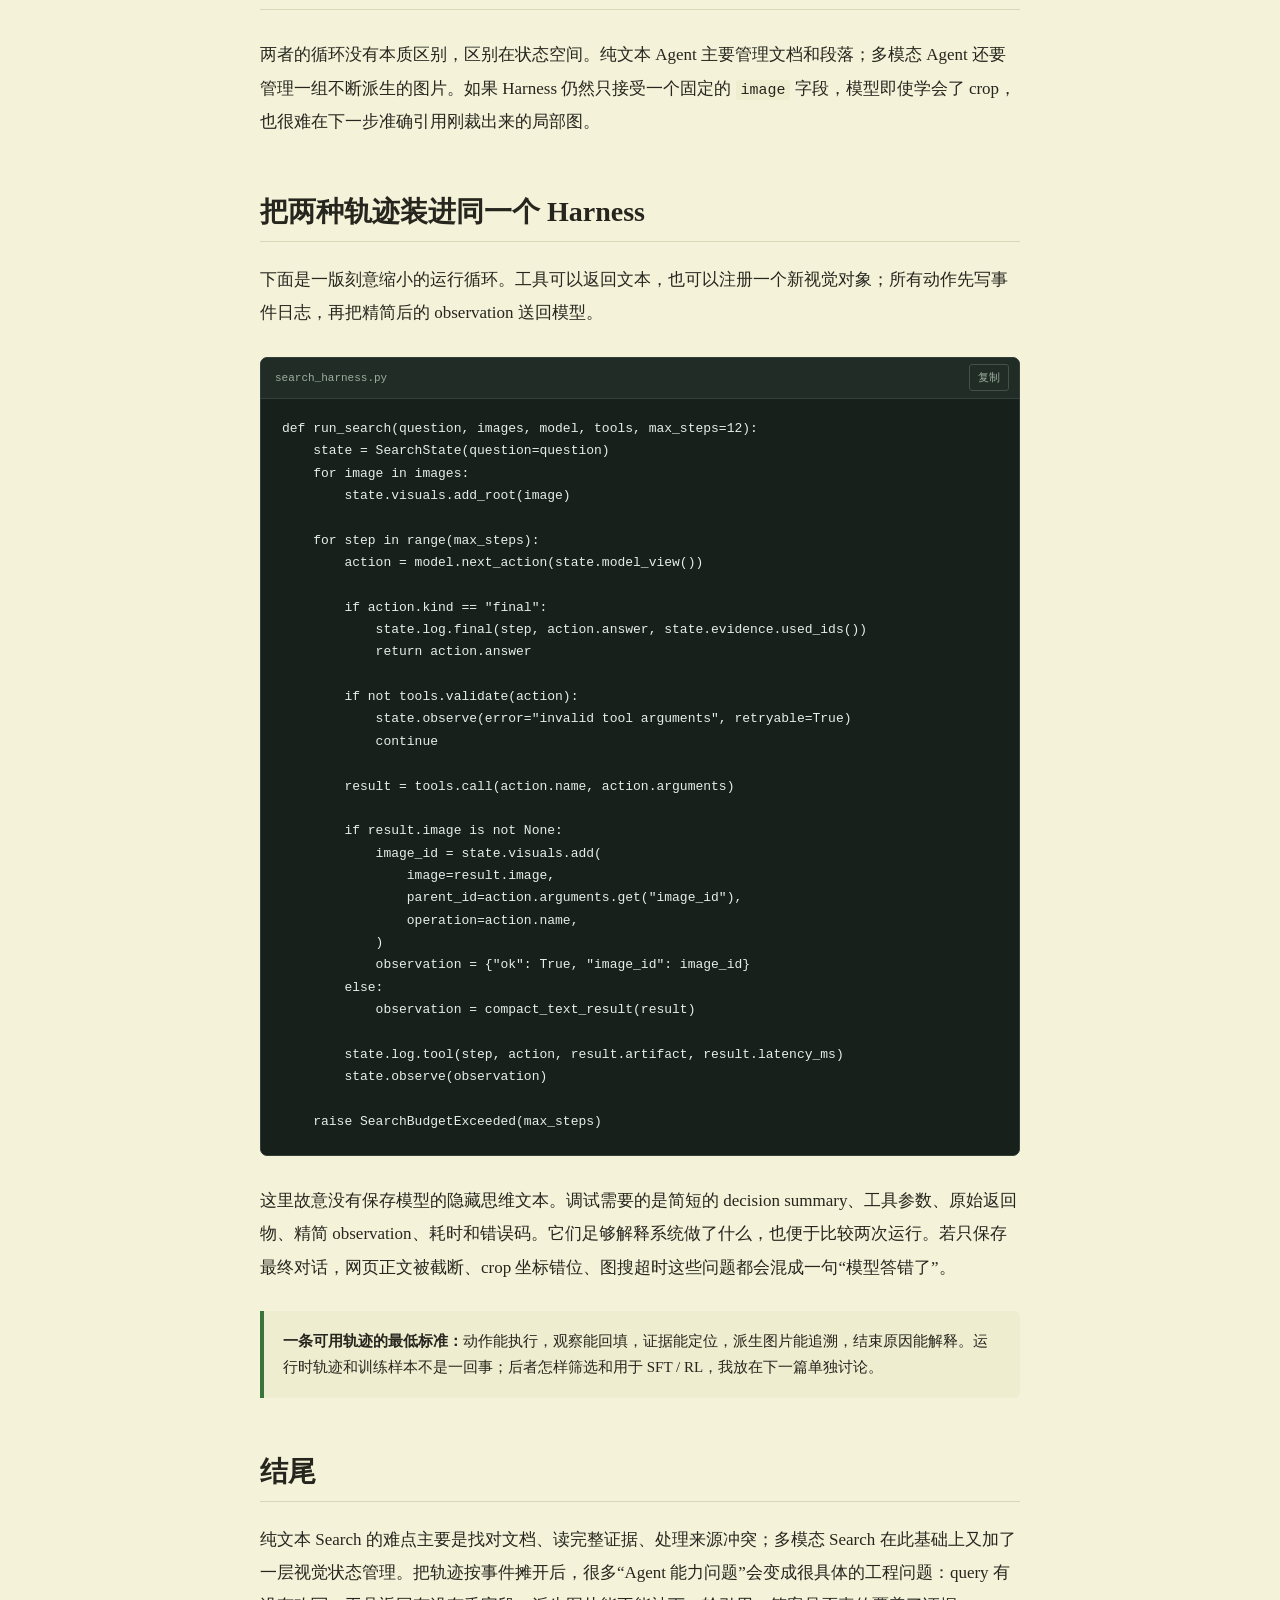
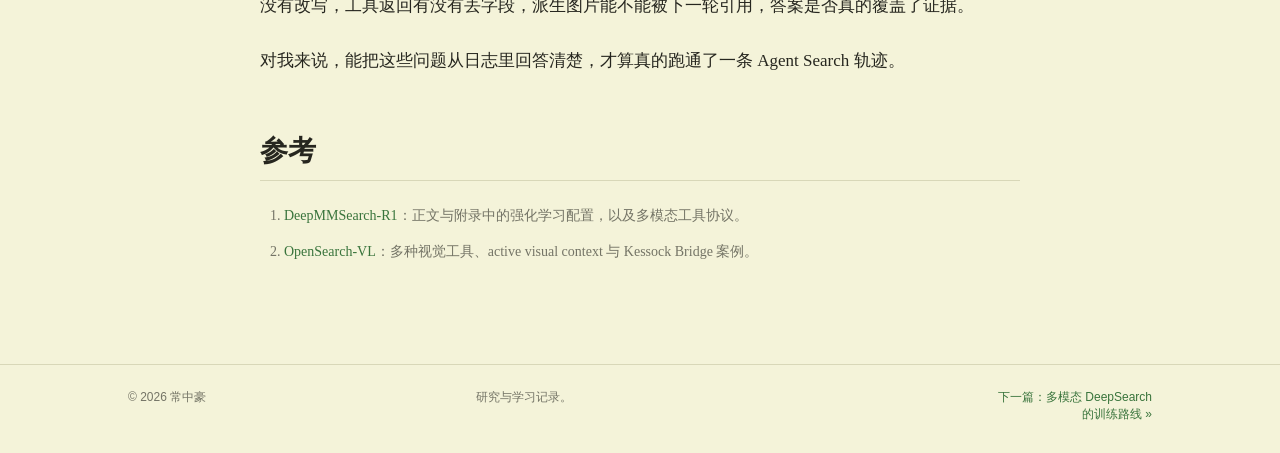
<file: posts/deepsearch-from-zero.html>
<!doctype html>
<html lang="zh-CN">
<head>
  <meta charset="utf-8" />
  <meta name="viewport" content="width=device-width, initial-scale=1" />
  <title>一个 Agent Search 轨迹是怎么样的？｜常中豪</title>
  <meta name="description" content="用一条纯文本 Search 和一条多模态 Search 的完整日志，拆开 Agent 的查询、工具返回、证据状态和停止条件。" />
  <meta name="theme-color" content="#f4f3d9" />
  <link rel="canonical" href="https://zhonghaochang.github.io/blog/posts/deepsearch-from-zero.html" />
  <meta property="og:locale" content="zh_CN" />
  <meta property="og:type" content="article" />
  <meta property="og:site_name" content="常中豪的网络日志" />
  <meta property="og:title" content="一个 Agent Search 轨迹是怎么样的？" />
  <meta property="og:description" content="分别拆开纯文本 Search 与多模态 Search，看看一条真正可执行、可回放的搜索轨迹。" />
  <meta property="og:url" content="https://zhonghaochang.github.io/blog/posts/deepsearch-from-zero.html" />
  <meta property="article:published_time" content="2026-07-12" />
  <meta name="twitter:card" content="summary" />
  <link rel="icon" href="../assets/favicon.svg" />
  <link rel="stylesheet" href="../assets/styles.css?v=12" />
</head>
<body>
  <div class="progress"></div>
  <header class="site-header">
    <nav class="nav" aria-label="主导航">
      <a class="brand" href="../index.html">常中豪的网络日志</a>
      <button class="icon-button menu-button" data-menu-toggle aria-expanded="false" aria-controls="site-navigation" aria-label="打开导航">☰</button>
      <div class="nav-links" id="site-navigation"><a href="../index.html">首页</a><a href="../archives.html">归档</a><a href="../about.html">关于</a><button class="icon-button" data-theme-toggle aria-label="切换主题">◐</button></div>
    </nav>
  </header>

  <main class="article-shell">
    <header class="article-masthead">
      <p class="breadcrumb"><a href="../index.html">首页</a> » <a href="../archives.html">归档</a></p>
      <div class="article-headline">
        <h1>一个 Agent Search 轨迹是怎么样的？</h1>
      </div>
      <div class="article-side-meta"><strong>常中豪</strong>2026 年 7 月 12 日</div>
    </header>

    <div class="article-layout">
      <article class="article">
        <p>“Agent 会一边思考一边搜索”这句话没什么信息量。真把系统跑起来，我们看到的也不是一大段神秘的思维过程，而是一串很朴素的事件：收到问题、生成查询、调用工具、读回结果、补下一块证据，最后提交答案。</p>
        <p>我习惯把这串事件叫做一条 <strong>Search 轨迹</strong>。它至少要能回答三个问题：每一步为什么有必要，当前结论来自哪条证据，以及这一步结束后还缺什么。下面不讲抽象架构，直接看两条日志。</p>

        <h2>一、纯文本 Search：查清一个论文配置</h2>
        <p>先用一个真实问题：<strong>DeepMMSearch-R1 做强化学习时，batch size 到底是多少？</strong> 这类问题看着简单，却不能只抄搜索摘要，因为论文正文和附录给了两个不同的数字。</p>

        <h3>这条轨迹实际跑了什么</h3>
        <div class="code-frame"><div class="code-head"><span class="code-file">text_search_trace.jsonl</span><button class="copy-btn">复制</button></div><pre><code>{"step": 0, "event": "question",
 "text": "DeepMMSearch-R1 的 RL batch size 是多少？"}

{"step": 1, "event": "tool_call", "tool": "search_web",
 "args": {"query": "DeepMMSearch-R1 reinforcement learning batch size"},
 "decision": "先找到论文原文，不采用二手解读"}

{"step": 1, "event": "tool_result",
 "items": [{"title": "DeepMMSearch-R1", "url": "arxiv.org/abs/2510.12801"}]}

{"step": 2, "event": "tool_call", "tool": "open_document",
 "args": {"url": "https://arxiv.org/pdf/2510.12801"}}

{"step": 2, "event": "tool_result",
 "document_id": "paper_0", "pages": 24, "text_ready": true}

{"step": 3, "event": "tool_call", "tool": "find_in_document",
 "args": {"document_id": "paper_0", "query": "batch size"}}

{"step": 3, "event": "tool_result",
 "matches": [
   {"page": 5, "section": "3.3 Reinforcement Learning", "text": "batch size of 512"},
   {"page": 18, "section": "B.2 RL Training Details", "text": "batch size is set to 256"}
 ]}

{"step": 4, "event": "final",
 "answer": "论文内部存在不一致：正文第 3.3 节写 512，附录 B.2 写 256。仅依据公开版本无法确定实际采用哪一个。"}</code></pre></div>

        <p>这条轨迹只有四步，但每一步都改变了 Agent 手里的信息。</p>
        <p>第一步搜索的目标不是直接拿答案，而是<strong>定位一手资料</strong>。第二步把网页结果变成可按页检索的文档。第三步没有在命中第一个 “512” 后立刻停下，而是收集了全文的所有匹配项，于是撞见了附录里的 “256”。最后的回答保留冲突，没有擅自挑一个顺眼的数字。</p>

        <h3>中间状态应该保存什么</h3>
        <p>纯文本 Search 的状态并不等于“到目前为止的聊天记录”。更实用的做法是单独维护一个证据表。模型下一轮需要的是压缩后的事实，原文、页码和 URL 则留给引用与回放。</p>

        <div class="code-frame"><div class="code-head"><span class="code-file">evidence_store.json</span><button class="copy-btn">复制</button></div><pre><code>{
  "question": "DeepMMSearch-R1 的 RL batch size 是多少？",
  "known": [
    {
      "claim": "正文写 batch size = 512",
      "source": "paper_0#page=5",
      "status": "supported"
    },
    {
      "claim": "附录写 batch size = 256",
      "source": "paper_0#page=18",
      "status": "supported"
    }
  ],
  "open_questions": ["哪个数字对应最终实验？"],
  "answer_policy": "报告冲突，不自行推断"
}</code></pre></div>

        <p>这里也能看出 query 是怎样变化的。第一条 query 面向搜索引擎，用于找文档；第二条 query 面向文档内部，用于找字段。若继续追查，还可以搜作者仓库里的配置文件。不同工具吃的 query 并不一样，简单地把用户原话反复塞进搜索框，通常只会得到一堆重复页面。</p>

        <h3>什么时候可以停</h3>
        <p>停止条件不是“工具次数用完了”，而是答案中的重要断言已经有出处，剩余的不确定性也被明确写出。这个例子没有彻底消除疑问，但继续浏览同一份 PDF 不会产生新证据。此时诚实地报告版本内冲突，比编一个确定答案更好。</p>

        <h2>二、多模态 Search：从一张照片查到实体</h2>
        <p>多模态 Search 多了一件麻烦事：问题的关键线索可能不在文字里，而在图片的某个局部。为了看清区别，下面用一张桥梁照片举例。用户问：“图中是哪座桥，哪一年开放？”</p>
        <p>原图能看到斜拉桥轮廓、岸线和一块很小的路牌，但没有可直接复制的实体名。比较稳妥的顺序是先定位视觉线索，再确认实体，最后用文本来源核实年份。</p>

        <div class="code-frame"><div class="code-head"><span class="code-file">multimodal_search_trace.jsonl</span><button class="copy-btn">复制</button></div><pre><code>{"step": 0, "event": "question",
 "images": [{"image_id": "img_0", "path": "bridge.jpg"}],
 "text": "图中是哪座桥，哪一年开放？"}

{"step": 1, "event": "tool_call", "tool": "crop",
 "args": {"image_id": "img_0", "box": [418, 86, 982, 536]},
 "decision": "桥塔和岸线比整张照片的天空、水面更有辨识度"}

{"step": 1, "event": "tool_result",
 "image_id": "img_1", "parent_id": "img_0", "artifact": "crop_001.jpg"}

{"step": 2, "event": "tool_call", "tool": "image_search",
 "args": {"image_id": "img_1", "top_k": 5}}

{"step": 2, "event": "tool_result",
 "candidates": [
   {"label": "Kessock Bridge", "score": 0.87},
   {"label": "Skye Bridge", "score": 0.41}
 ]}

{"step": 3, "event": "tool_call", "tool": "search_web",
 "args": {"query": "Kessock Bridge opened official year"},
 "decision": "图搜只确认候选实体，开放年份另找文本证据"}

{"step": 3, "event": "tool_result",
 "items": [{"title": "Kessock Bridge", "snippet": "The bridge opened in 1982 ..."}]}

{"step": 4, "event": "final",
 "answer": "图中是 Kessock Bridge，1982 年开放。"}</code></pre></div>

        <h3>多出来的是“视觉状态”</h3>
        <p><code>img_1</code> 不是一张用完即丢的临时图。它是从 <code>img_0</code> 派生出来的新观察，后面的图片搜索明确引用它。只记录“调用过 crop”还不够，系统必须知道裁了哪张图、坐标是多少、输出去了哪里。</p>

        <div class="code-frame"><div class="code-head"><span class="code-file">visual_state.txt</span><button class="copy-btn">复制</button></div><pre><code>img_0  bridge.jpg
└── img_1  crop(box=[418, 86, 982, 536])
    └── image_search → Kessock Bridge (0.87)

text_search("Kessock Bridge opened official year")
└── evidence → opened in 1982</code></pre></div>

        <p>这棵很小的状态树解决了两个常见问题。第一，回放时能确认模型搜的是整图还是桥塔局部；第二，如果实体识别错了，可以回到 <code>img_0</code> 换一个区域，而不是从头重跑整条轨迹。OCR、超分辨率、透视矫正也是同样的道理：它们都在产生新的可引用视觉对象。</p>

        <h3>图搜结果不能包办事实核验</h3>
        <p>图片搜索返回的是相似候选，不是“这座桥 1982 年开放”的证据。它适合把未知视觉对象映射成一个可以继续检索的名字；开放年份、设计者、地点等属性，仍然要去文本来源里核对。多模态 Search 经常是<strong>图像负责找实体，文本负责查属性</strong>，而不是从头到尾只用一种工具。</p>

        <h2>纯文本与多模态，轨迹差在哪里</h2>
        <div class="table-wrap"><table>
          <thead><tr><th></th><th>纯文本 Search</th><th>多模态 Search</th></tr></thead>
          <tbody>
            <tr><td>初始状态</td><td>问题、已有文字</td><td>问题、原图及 image_id</td></tr>
            <tr><td>常用动作</td><td>搜索、打开网页、文档内查找</td><td>裁剪、OCR、图搜，再接文本搜索</td></tr>
            <tr><td>观察结果</td><td>网页、段落、表格</td><td>新图片、视觉候选、文字证据</td></tr>
            <tr><td>证据定位</td><td>URL、页码、段落</td><td>image_id、父图、操作参数、URL</td></tr>
            <tr><td>常见失败</td><td>摘要当原文、只看首个命中</td><td>整图噪声大、派生图片丢失、相似图当事实</td></tr>
            <tr><td>停止条件</td><td>断言有文本出处</td><td>实体和属性都得到独立核验</td></tr>
          </tbody>
        </table></div>

        <p>两者的循环没有本质区别，区别在状态空间。纯文本 Agent 主要管理文档和段落；多模态 Agent 还要管理一组不断派生的图片。如果 Harness 仍然只接受一个固定的 <code>image</code> 字段，模型即使学会了 crop，也很难在下一步准确引用刚裁出来的局部图。</p>

        <h2>把两种轨迹装进同一个 Harness</h2>
        <p>下面是一版刻意缩小的运行循环。工具可以返回文本，也可以注册一个新视觉对象；所有动作先写事件日志，再把精简后的 observation 送回模型。</p>

        <div class="code-frame"><div class="code-head"><span class="code-file">search_harness.py</span><button class="copy-btn">复制</button></div><pre><code>def run_search(question, images, model, tools, max_steps=12):
    state = SearchState(question=question)
    for image in images:
        state.visuals.add_root(image)

    for step in range(max_steps):
        action = model.next_action(state.model_view())

        if action.kind == "final":
            state.log.final(step, action.answer, state.evidence.used_ids())
            return action.answer

        if not tools.validate(action):
            state.observe(error="invalid tool arguments", retryable=True)
            continue

        result = tools.call(action.name, action.arguments)

        if result.image is not None:
            image_id = state.visuals.add(
                image=result.image,
                parent_id=action.arguments.get("image_id"),
                operation=action.name,
            )
            observation = {"ok": True, "image_id": image_id}
        else:
            observation = compact_text_result(result)

        state.log.tool(step, action, result.artifact, result.latency_ms)
        state.observe(observation)

    raise SearchBudgetExceeded(max_steps)</code></pre></div>

        <p>这里故意没有保存模型的隐藏思维文本。调试需要的是简短的 decision summary、工具参数、原始返回物、精简 observation、耗时和错误码。它们足够解释系统做了什么，也便于比较两次运行。若只保存最终对话，网页正文被截断、crop 坐标错位、图搜超时这些问题都会混成一句“模型答错了”。</p>

        <div class="note"><strong>一条可用轨迹的最低标准：</strong>动作能执行，观察能回填，证据能定位，派生图片能追溯，结束原因能解释。运行时轨迹和训练样本不是一回事；后者怎样筛选和用于 SFT / RL，我放在下一篇单独讨论。</div>

        <h2>结尾</h2>
        <p>纯文本 Search 的难点主要是找对文档、读完整证据、处理来源冲突；多模态 Search 在此基础上又加了一层视觉状态管理。把轨迹按事件摊开后，很多“Agent 能力问题”会变成很具体的工程问题：query 有没有改写，工具返回有没有丢字段，派生图片能不能被下一轮引用，答案是否真的覆盖了证据。</p>
        <p>对我来说，能把这些问题从日志里回答清楚，才算真的跑通了一条 Agent Search 轨迹。</p>

        <h2>参考</h2>
        <ol class="references">
          <li><a href="https://arxiv.org/abs/2510.12801">DeepMMSearch-R1</a>：正文与附录中的强化学习配置，以及多模态工具协议。</li>
          <li><a href="https://arxiv.org/abs/2605.05185">OpenSearch-VL</a>：多种视觉工具、active visual context 与 Kessock Bridge 案例。</li>
        </ol>
      </article>
    </div>
  </main>

  <footer class="footer"><div class="footer-inner"><span>© 2026 常中豪</span><span>研究与学习记录。</span><a href="agent-harness-multimodal-search.html">下一篇：多模态 DeepSearch 的训练路线 »</a></div></footer>
  <script src="../assets/app.js?v=3"></script>
</body>
</html>
</file>
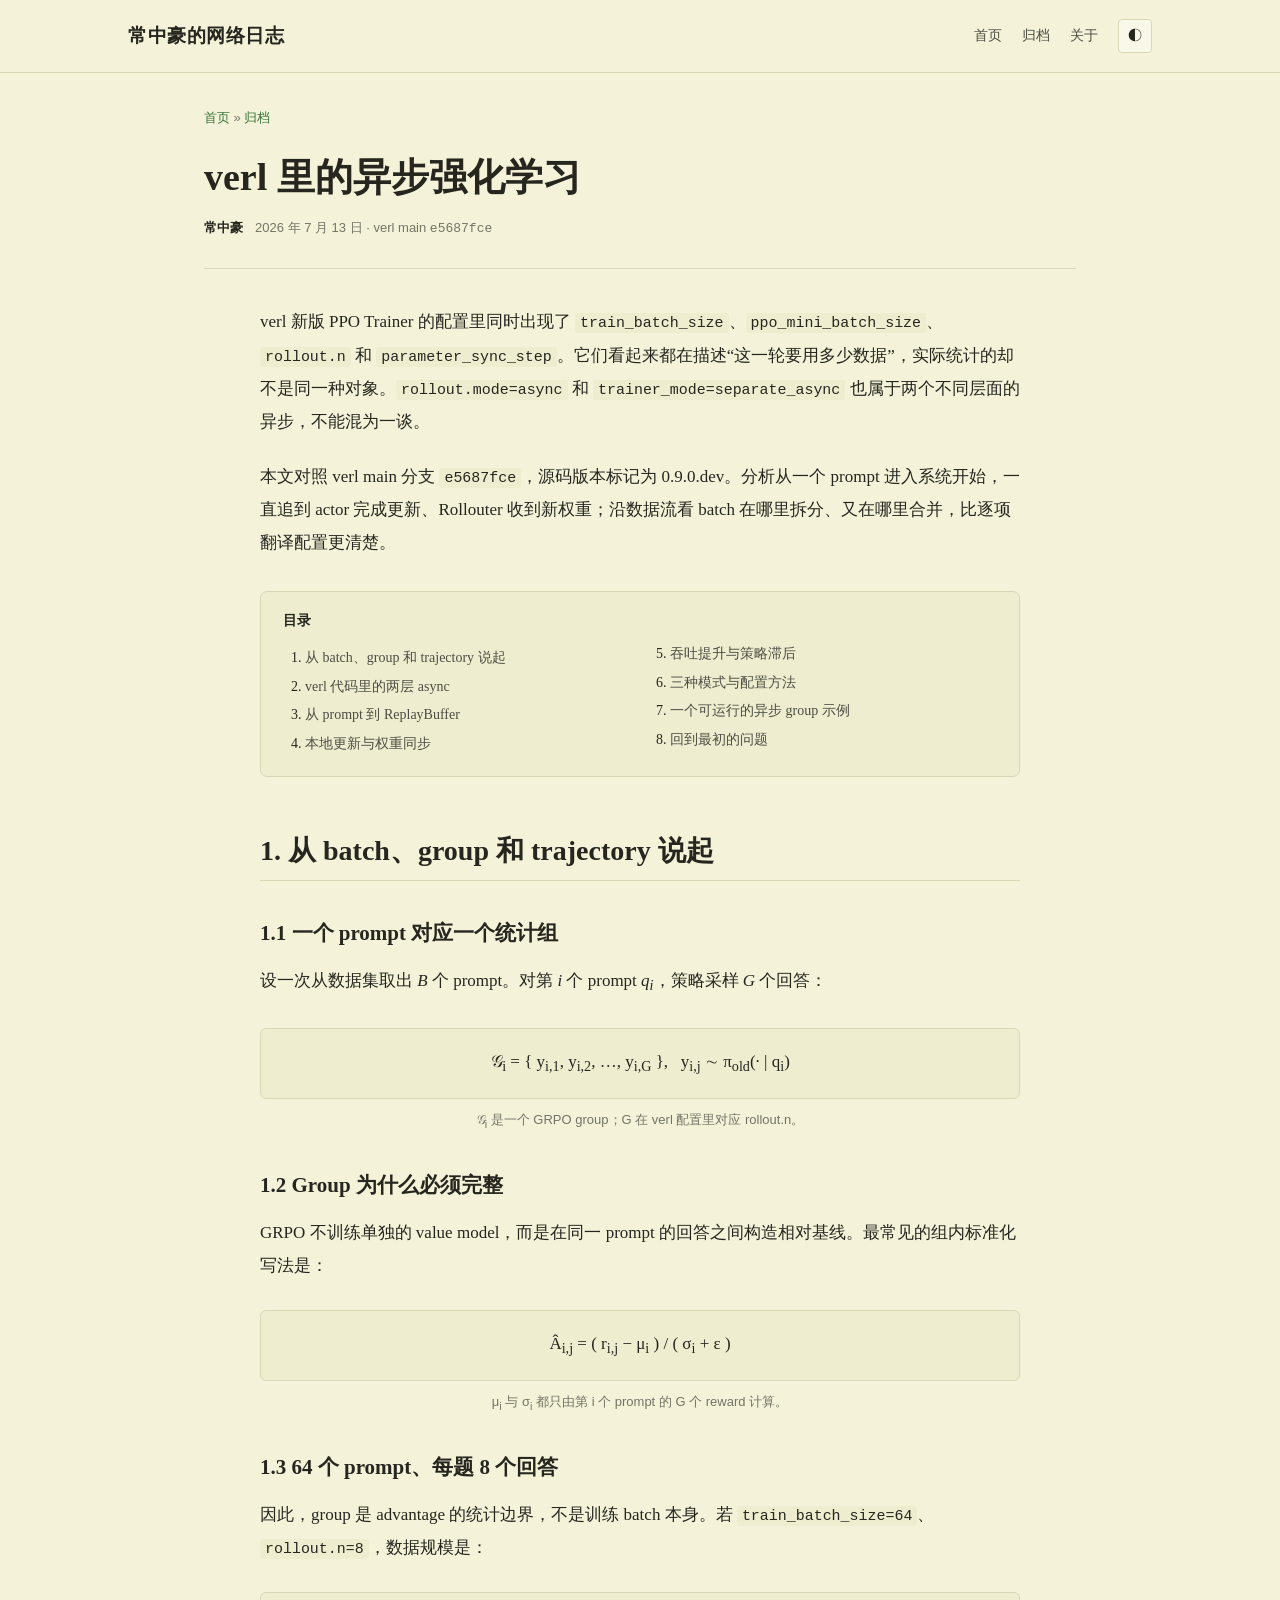
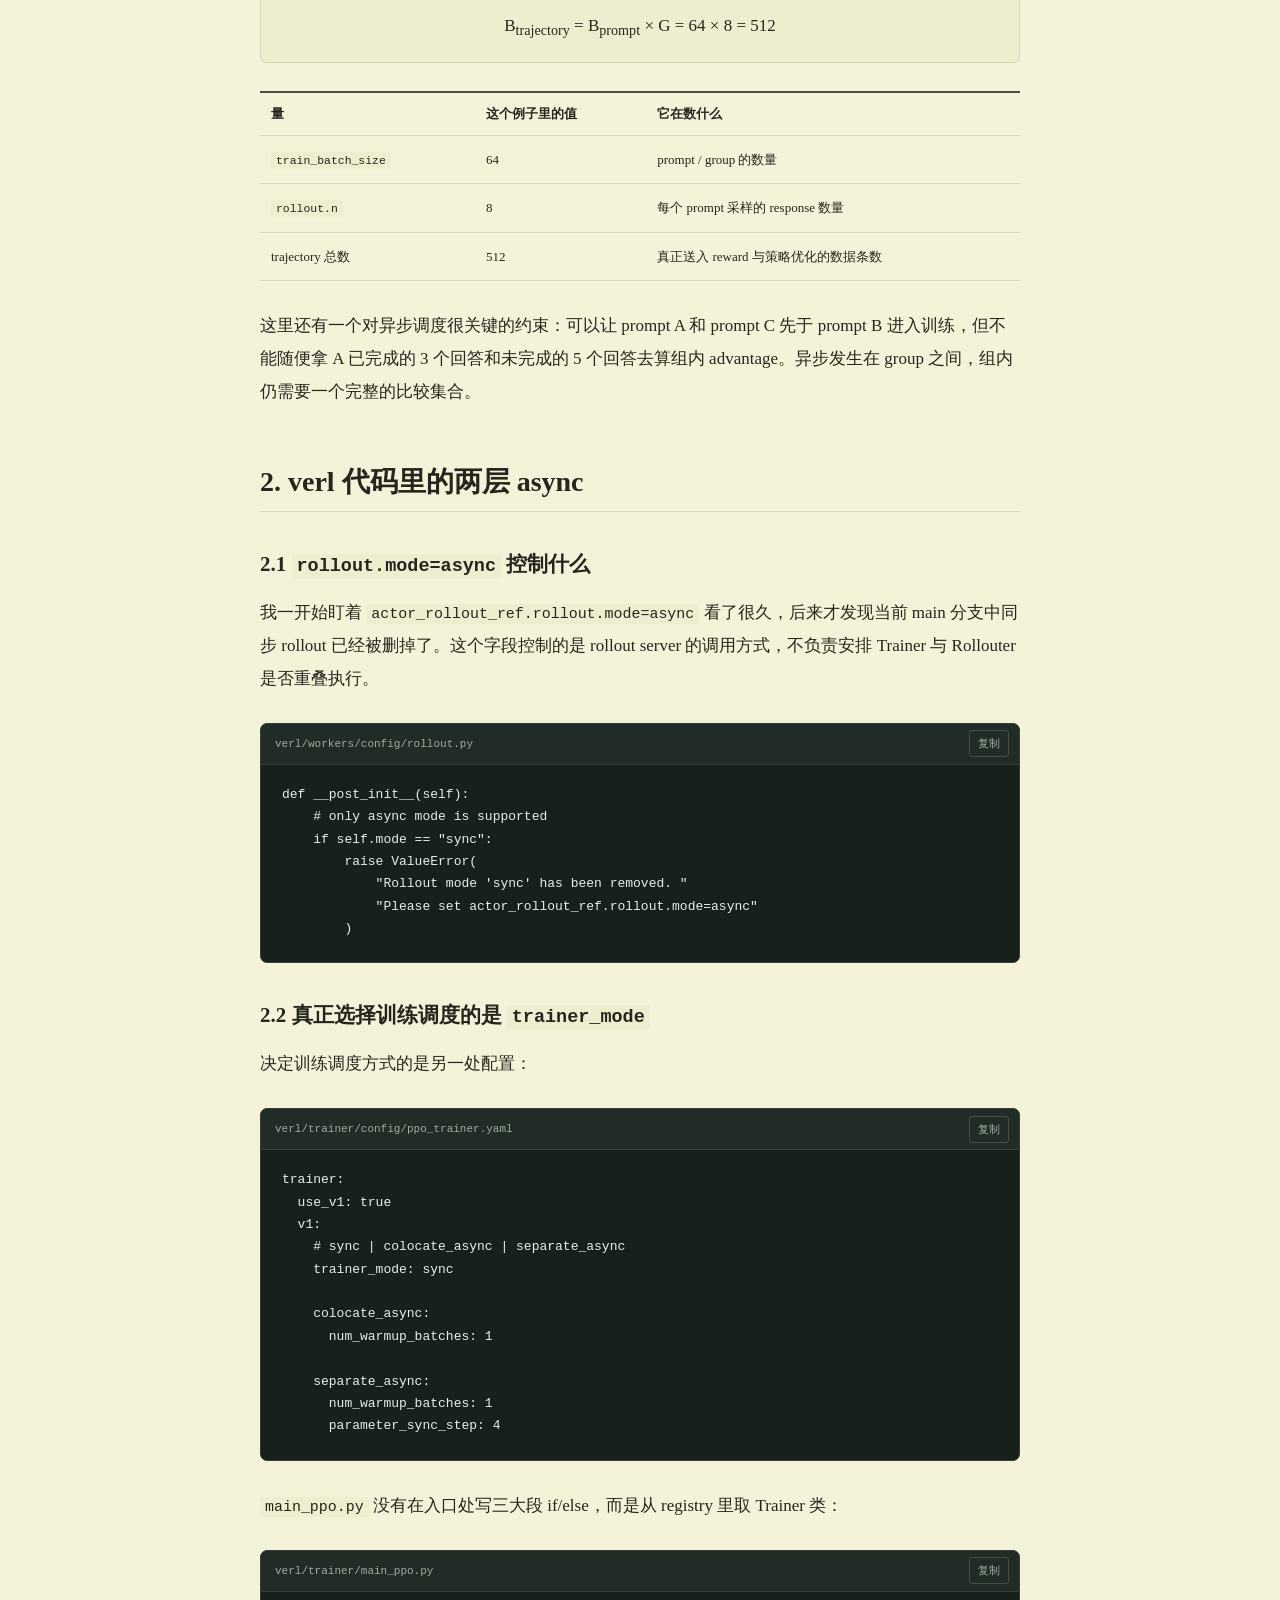
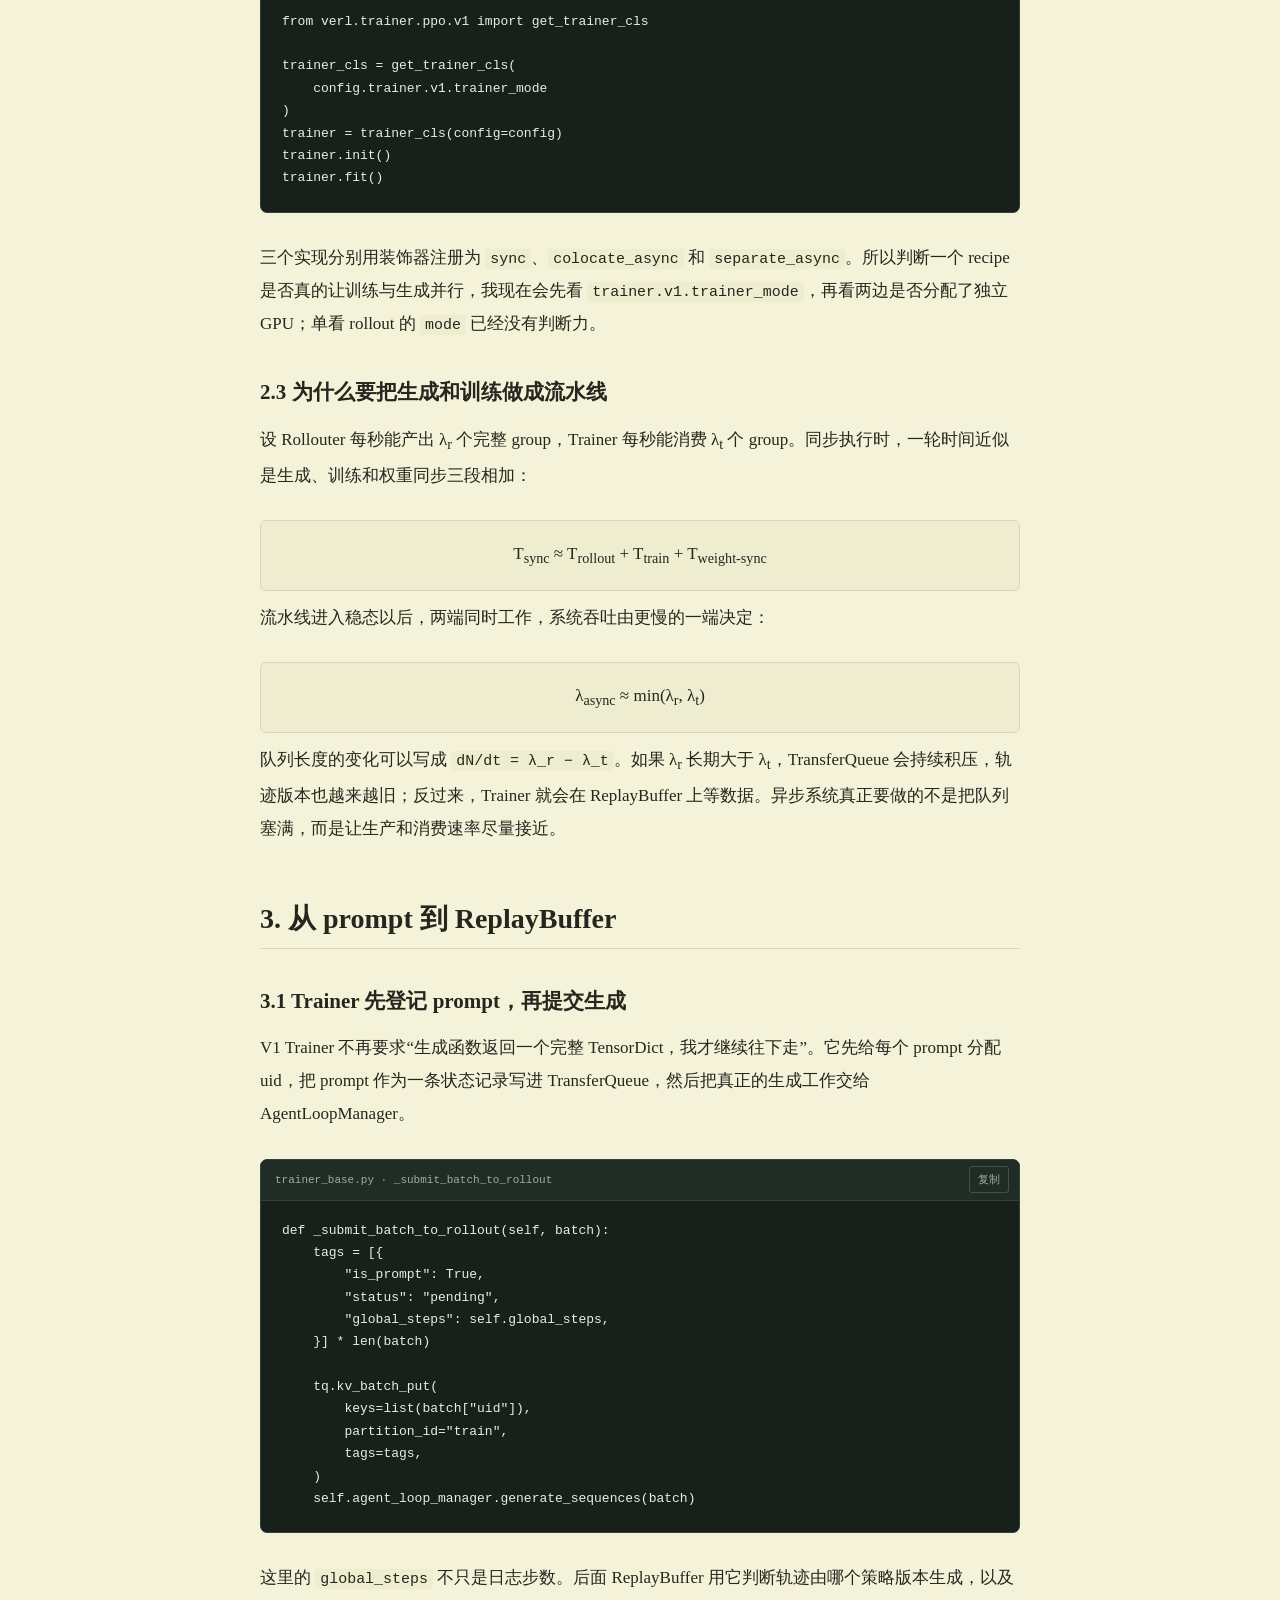
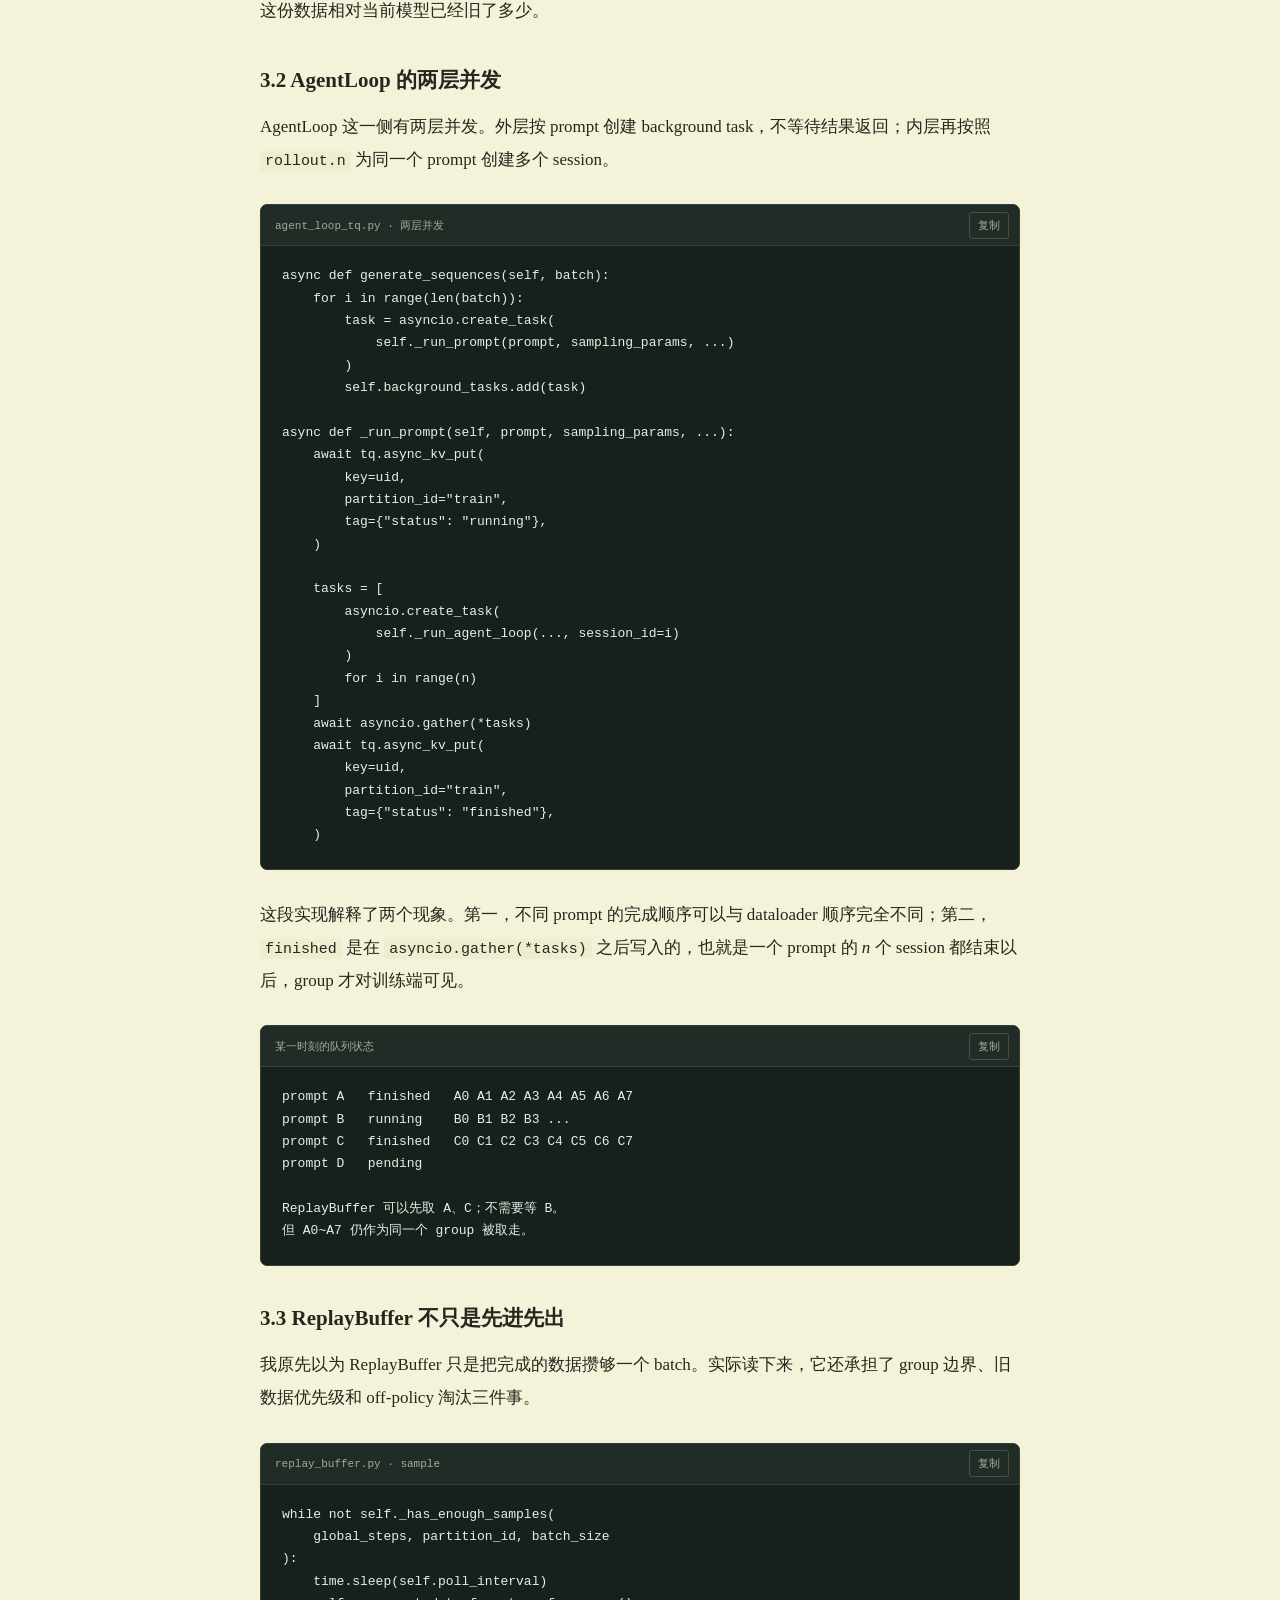
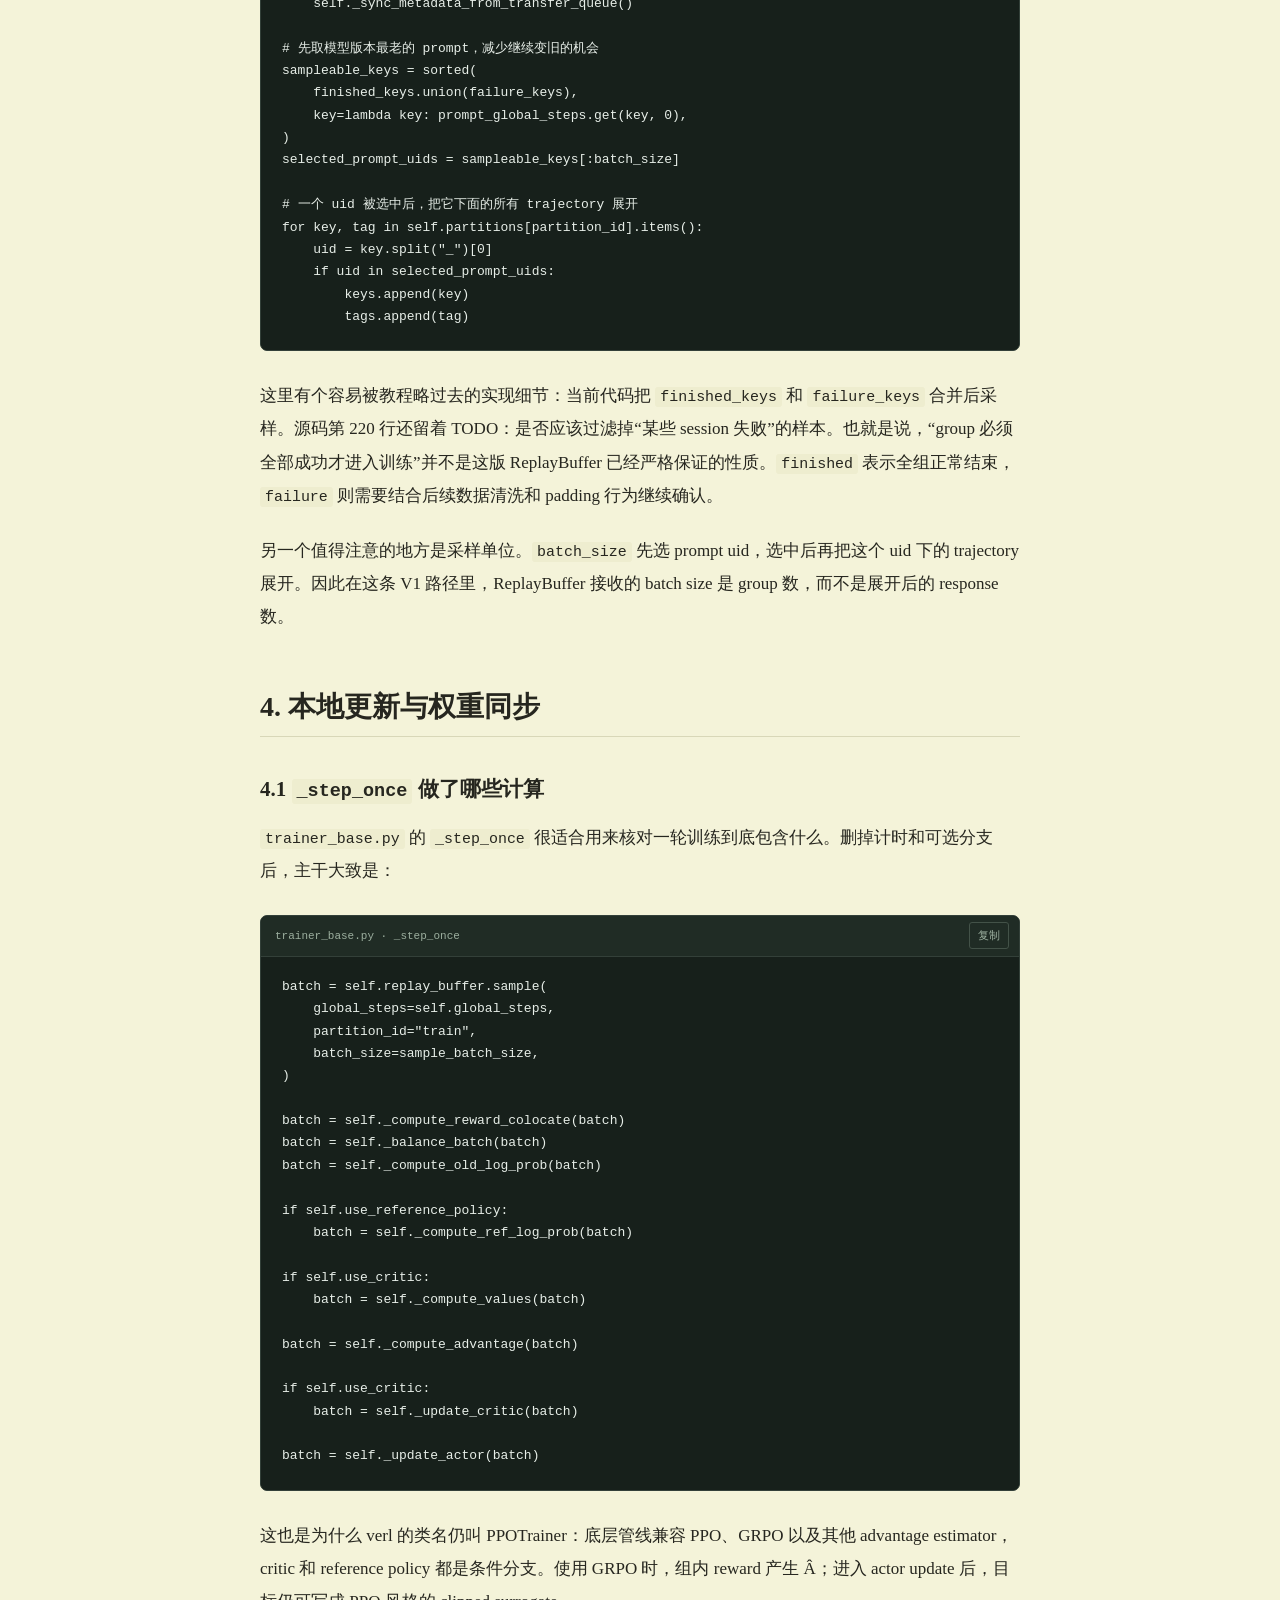
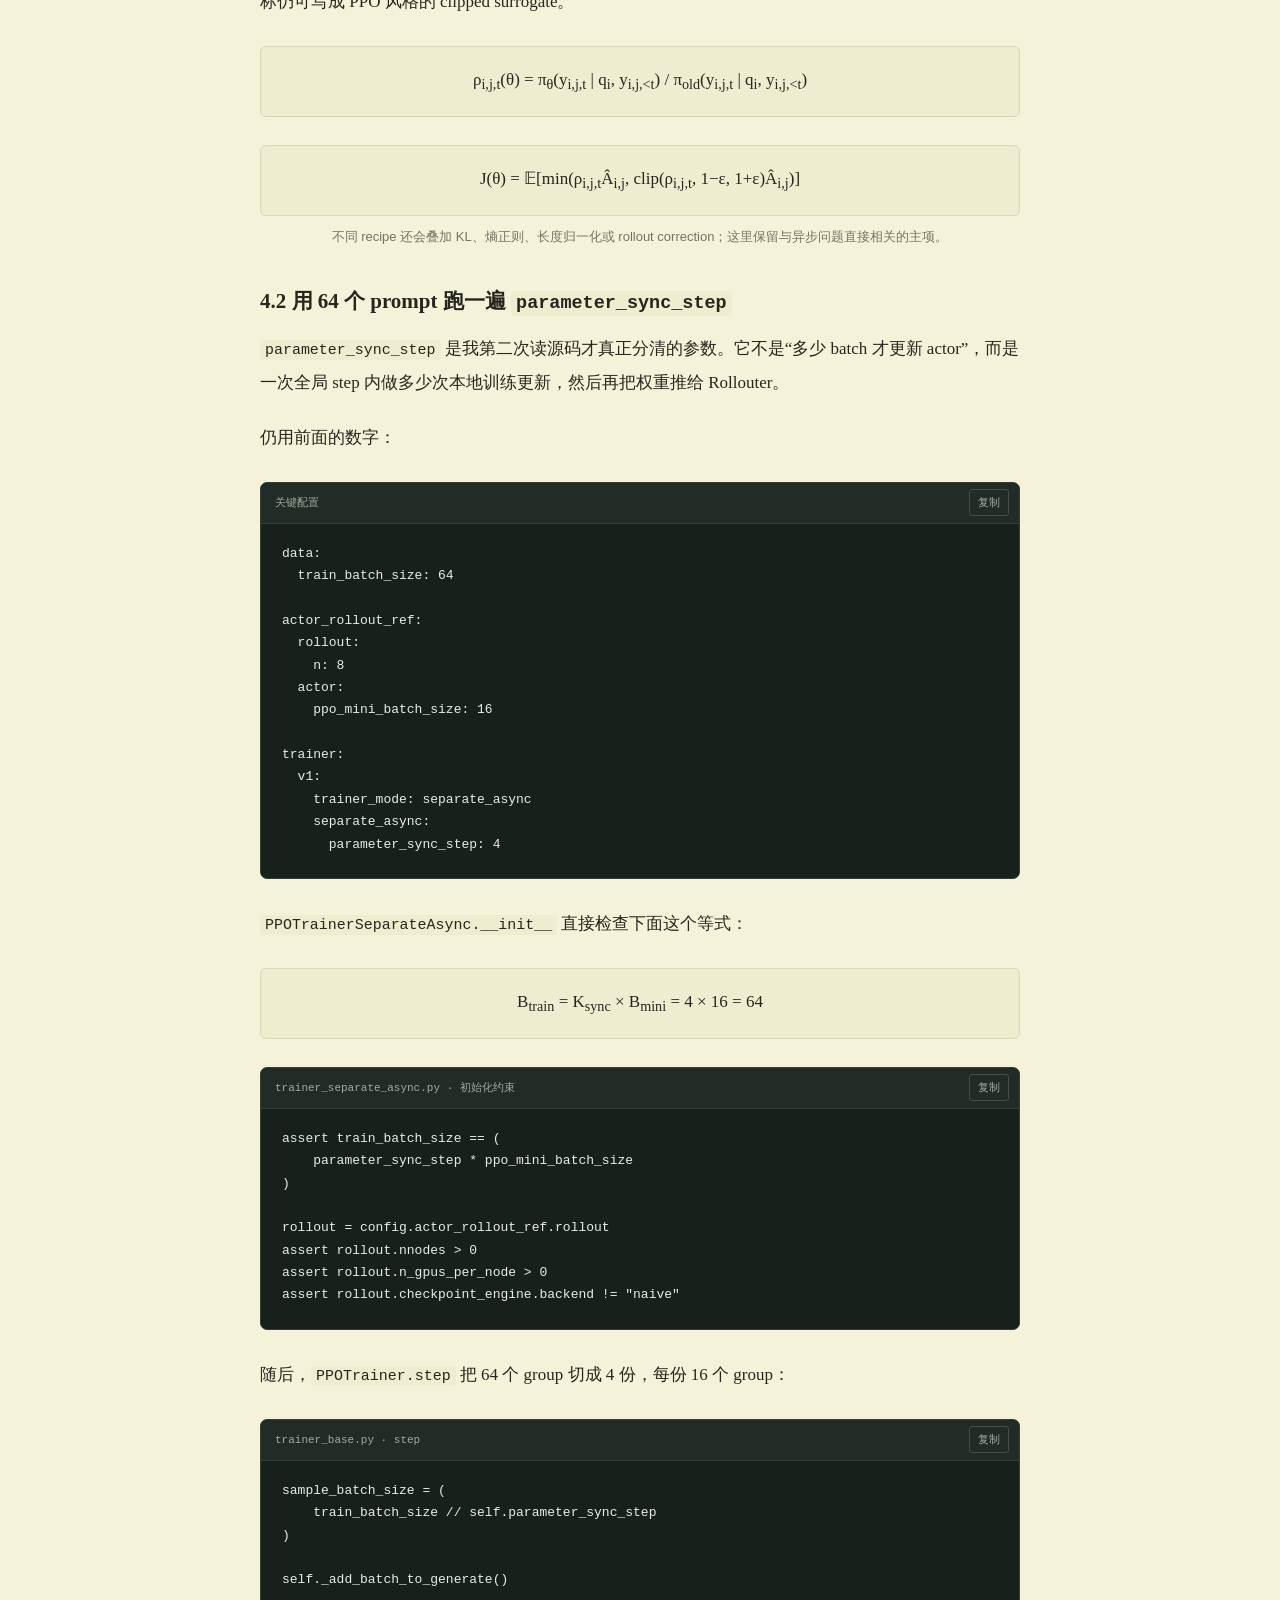
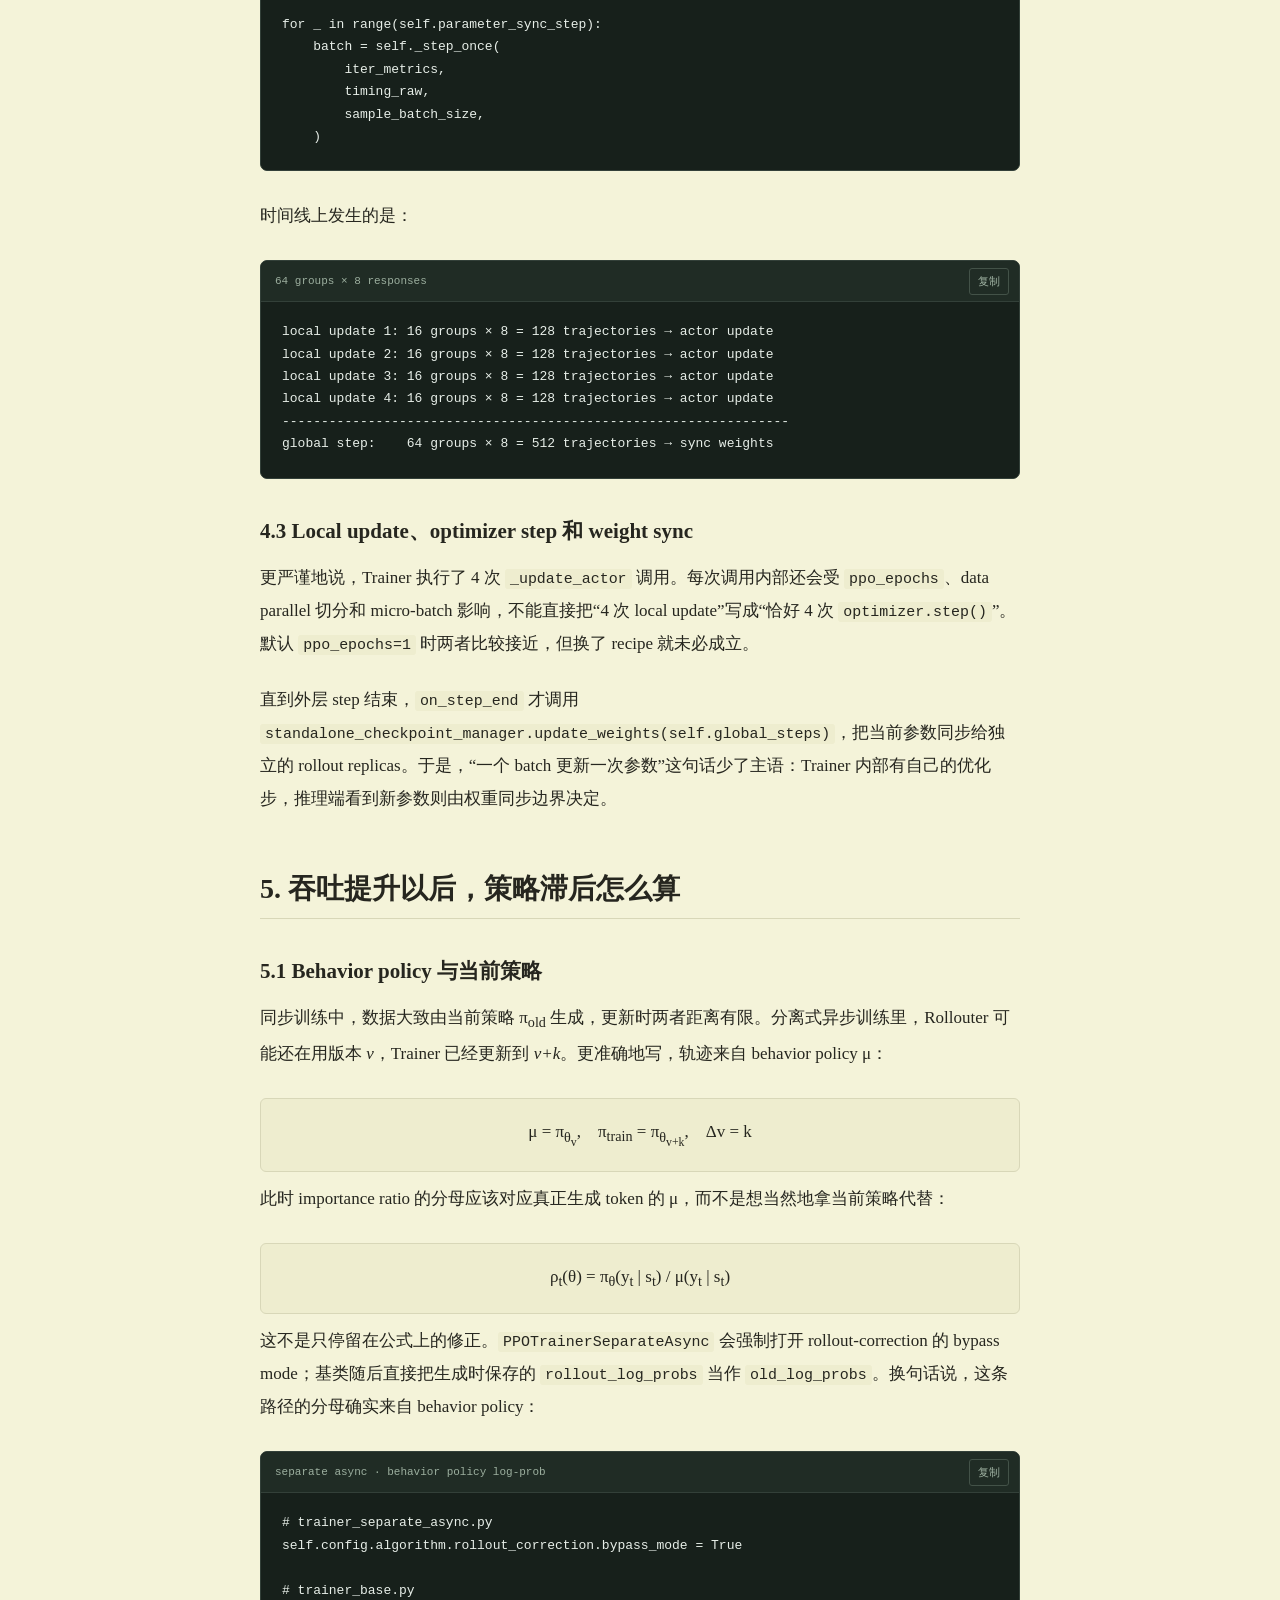
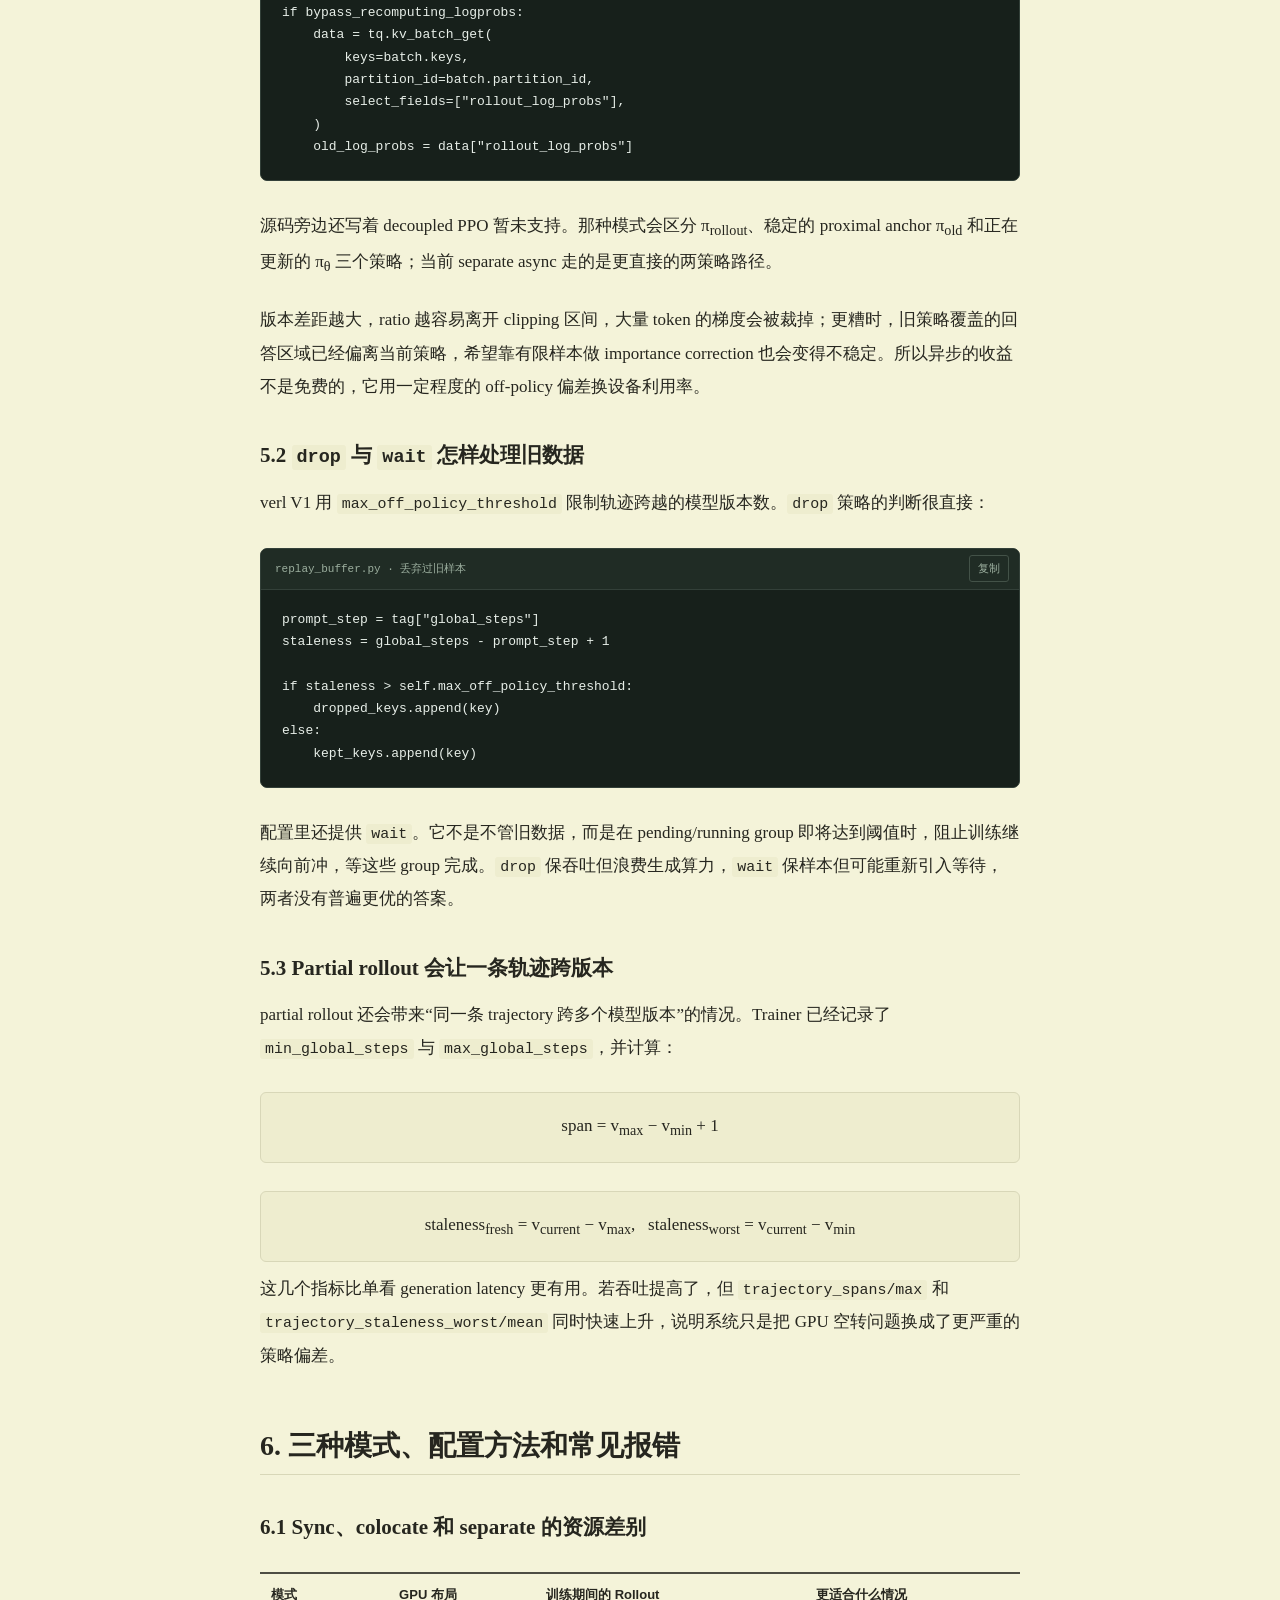
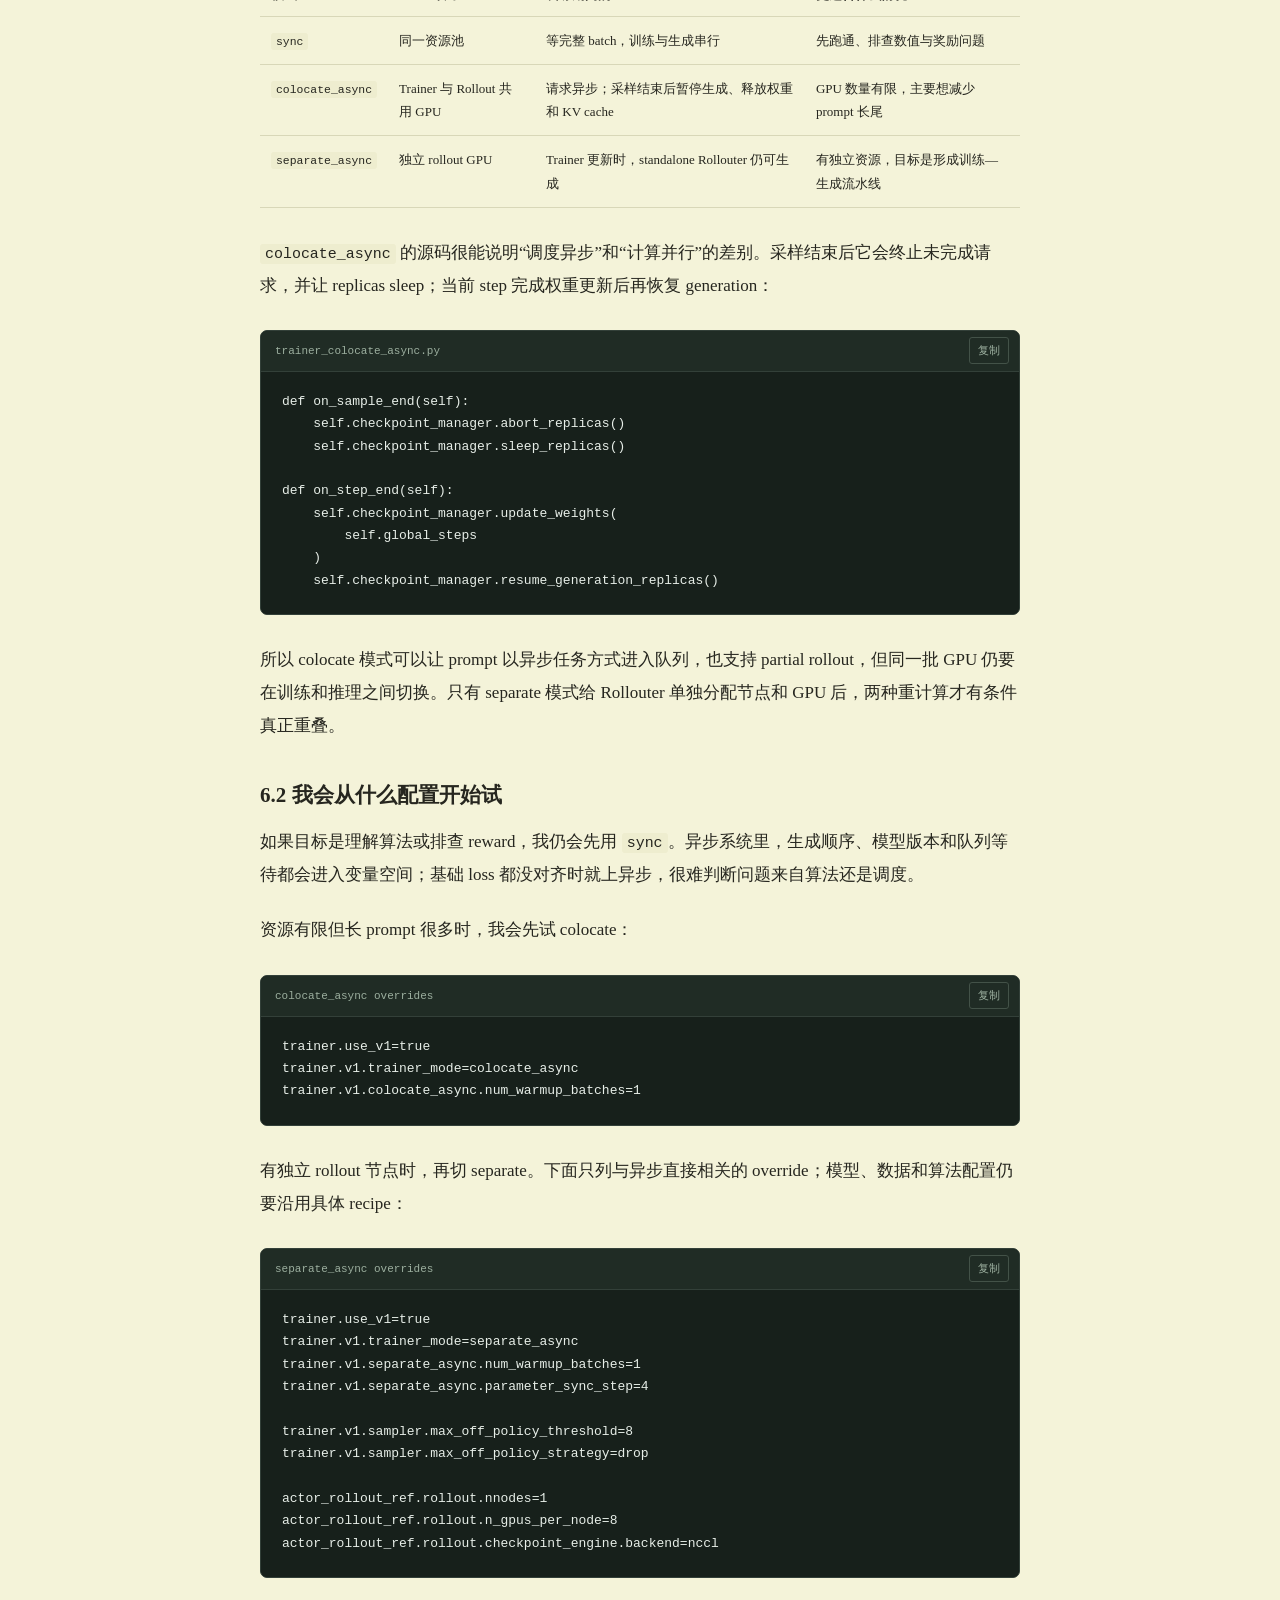
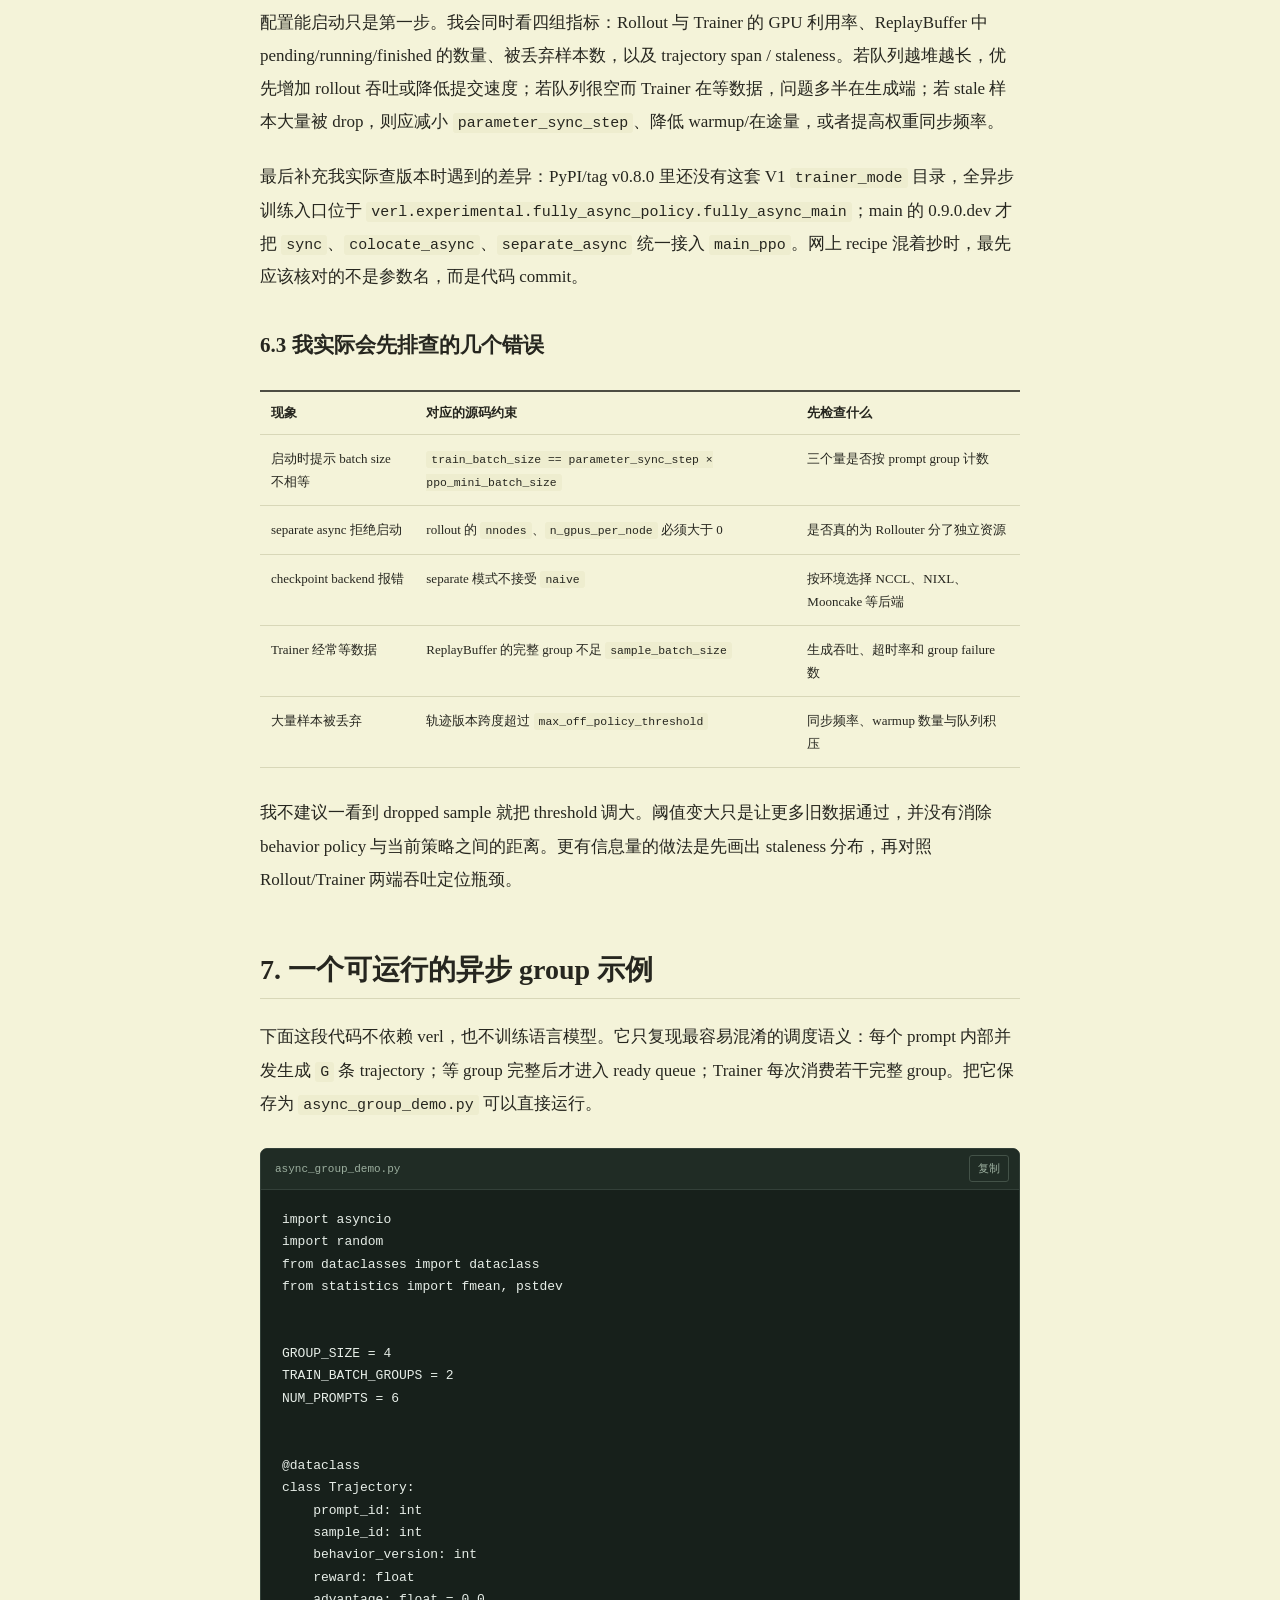
<file: posts/verl-async-rl.html>
<!doctype html>
<html lang="zh-CN">
<head>
  <meta charset="utf-8" />
  <meta name="viewport" content="width=device-width, initial-scale=1" />
  <title>verl 里的异步强化学习｜常中豪</title>
  <meta name="description" content="一篇沿 verl V1 PPO 源码展开的异步强化学习阅读笔记：从 GRPO group、TransferQueue 和 ReplayBuffer，一直读到本地更新、权重同步与策略滞后。" />
  <meta name="theme-color" content="#f4f3d9" />
  <link rel="canonical" href="https://zhonghaochang.github.io/blog/posts/verl-async-rl.html" />
  <meta property="og:locale" content="zh_CN" />
  <meta property="og:type" content="article" />
  <meta property="og:site_name" content="常中豪的网络日志" />
  <meta property="og:title" content="verl 里的异步强化学习" />
  <meta property="og:description" content="从一处 batch 疑问出发，沿 verl 源码看异步 rollout、GRPO group、本地参数更新与 rollout 权重同步。" />
  <meta property="og:url" content="https://zhonghaochang.github.io/blog/posts/verl-async-rl.html" />
  <meta property="article:published_time" content="2026-07-13" />
  <meta name="twitter:card" content="summary" />
  <link rel="icon" href="../assets/favicon.svg" />
  <link rel="stylesheet" href="../assets/styles.css?v=12" />
</head>
<body>
  <div class="progress"></div>
  <header class="site-header">
    <nav class="nav" aria-label="主导航">
      <a class="brand" href="../index.html">常中豪的网络日志</a>
      <button class="icon-button menu-button" data-menu-toggle aria-expanded="false" aria-controls="site-navigation" aria-label="打开导航">☰</button>
      <div class="nav-links" id="site-navigation"><a href="../index.html">首页</a><a href="../archives.html">归档</a><a href="../about.html">关于</a><button class="icon-button" data-theme-toggle aria-label="切换主题">◐</button></div>
    </nav>
  </header>

  <main class="article-shell">
    <header class="article-masthead">
      <p class="breadcrumb"><a href="../index.html">首页</a> » <a href="../archives.html">归档</a></p>
      <div class="article-headline">
        <h1>verl 里的异步强化学习</h1>
      </div>
      <div class="article-side-meta"><strong>常中豪</strong>2026 年 7 月 13 日 · verl main <code>e5687fce</code></div>
    </header>

    <div class="article-layout">
      <article class="article">
        <p>verl 新版 PPO Trainer 的配置里同时出现了 <code>train_batch_size</code>、<code>ppo_mini_batch_size</code>、<code>rollout.n</code> 和 <code>parameter_sync_step</code>。它们看起来都在描述“这一轮要用多少数据”，实际统计的却不是同一种对象。<code>rollout.mode=async</code> 和 <code>trainer_mode=separate_async</code> 也属于两个不同层面的异步，不能混为一谈。</p>

        <p>本文对照 verl main 分支 <code>e5687fce</code>，源码版本标记为 0.9.0.dev。分析从一个 prompt 进入系统开始，一直追到 actor 完成更新、Rollouter 收到新权重；沿数据流看 batch 在哪里拆分、又在哪里合并，比逐项翻译配置更清楚。</p>

        <nav class="article-index" aria-label="文章目录">
          <p class="article-index-title">目录</p>
          <ol>
            <li><a href="#units">从 batch、group 和 trajectory 说起</a></li>
            <li><a href="#async-layers">verl 代码里的两层 async</a></li>
            <li><a href="#data-flow">从 prompt 到 ReplayBuffer</a></li>
            <li><a href="#updates">本地更新与权重同步</a></li>
            <li><a href="#staleness">吞吐提升与策略滞后</a></li>
            <li><a href="#modes">三种模式与配置方法</a></li>
            <li><a href="#toy-code">一个可运行的异步 group 示例</a></li>
            <li><a href="#conclusion">回到最初的问题</a></li>
          </ol>
        </nav>

        <h2 id="units">1. 从 batch、group 和 trajectory 说起</h2>

        <h3>1.1 一个 prompt 对应一个统计组</h3>

        <p>设一次从数据集取出 <em>B</em> 个 prompt。对第 <em>i</em> 个 prompt <em>q<sub>i</sub></em>，策略采样 <em>G</em> 个回答：</p>

        <div class="equation">𝒢<sub>i</sub> = { y<sub>i,1</sub>, y<sub>i,2</sub>, …, y<sub>i,G</sub> }, &nbsp; y<sub>i,j</sub> ∼ π<sub>old</sub>(· | q<sub>i</sub>)</div>
        <p class="equation-note">𝒢<sub>i</sub> 是一个 GRPO group；G 在 verl 配置里对应 rollout.n。</p>

        <h3>1.2 Group 为什么必须完整</h3>

        <p>GRPO 不训练单独的 value model，而是在同一 prompt 的回答之间构造相对基线。最常见的组内标准化写法是：</p>

        <div class="equation">Â<sub>i,j</sub> = ( r<sub>i,j</sub> − μ<sub>i</sub> ) / ( σ<sub>i</sub> + ε )</div>
        <p class="equation-note">μ<sub>i</sub> 与 σ<sub>i</sub> 都只由第 i 个 prompt 的 G 个 reward 计算。</p>

        <h3>1.3 64 个 prompt、每题 8 个回答</h3>

        <p>因此，group 是 advantage 的统计边界，不是训练 batch 本身。若 <code>train_batch_size=64</code>、<code>rollout.n=8</code>，数据规模是：</p>

        <div class="equation">B<sub>trajectory</sub> = B<sub>prompt</sub> × G = 64 × 8 = 512</div>

        <div class="table-wrap"><table>
          <thead><tr><th>量</th><th>这个例子里的值</th><th>它在数什么</th></tr></thead>
          <tbody>
            <tr><td><code>train_batch_size</code></td><td>64</td><td>prompt / group 的数量</td></tr>
            <tr><td><code>rollout.n</code></td><td>8</td><td>每个 prompt 采样的 response 数量</td></tr>
            <tr><td>trajectory 总数</td><td>512</td><td>真正送入 reward 与策略优化的数据条数</td></tr>
          </tbody>
        </table></div>

        <p>这里还有一个对异步调度很关键的约束：可以让 prompt A 和 prompt C 先于 prompt B 进入训练，但不能随便拿 A 已完成的 3 个回答和未完成的 5 个回答去算组内 advantage。异步发生在 group 之间，组内仍需要一个完整的比较集合。</p>

        <h2 id="async-layers">2. verl 代码里的两层 async</h2>

        <h3>2.1 <code>rollout.mode=async</code> 控制什么</h3>

        <p>我一开始盯着 <code>actor_rollout_ref.rollout.mode=async</code> 看了很久，后来才发现当前 main 分支中同步 rollout 已经被删掉了。这个字段控制的是 rollout server 的调用方式，不负责安排 Trainer 与 Rollouter 是否重叠执行。</p>

        <div class="code-frame"><div class="code-head"><span class="code-file">verl/workers/config/rollout.py</span><button class="copy-btn">复制</button></div><pre><code>def __post_init__(self):
    # only async mode is supported
    if self.mode == "sync":
        raise ValueError(
            "Rollout mode 'sync' has been removed. "
            "Please set actor_rollout_ref.rollout.mode=async"
        )</code></pre></div>

        <h3>2.2 真正选择训练调度的是 <code>trainer_mode</code></h3>

        <p>决定训练调度方式的是另一处配置：</p>

        <div class="code-frame"><div class="code-head"><span class="code-file">verl/trainer/config/ppo_trainer.yaml</span><button class="copy-btn">复制</button></div><pre><code>trainer:
  use_v1: true
  v1:
    # sync | colocate_async | separate_async
    trainer_mode: sync

    colocate_async:
      num_warmup_batches: 1

    separate_async:
      num_warmup_batches: 1
      parameter_sync_step: 4</code></pre></div>

        <p><code>main_ppo.py</code> 没有在入口处写三大段 if/else，而是从 registry 里取 Trainer 类：</p>

        <div class="code-frame"><div class="code-head"><span class="code-file">verl/trainer/main_ppo.py</span><button class="copy-btn">复制</button></div><pre><code>from verl.trainer.ppo.v1 import get_trainer_cls

trainer_cls = get_trainer_cls(
    config.trainer.v1.trainer_mode
)
trainer = trainer_cls(config=config)
trainer.init()
trainer.fit()</code></pre></div>

        <p>三个实现分别用装饰器注册为 <code>sync</code>、<code>colocate_async</code> 和 <code>separate_async</code>。所以判断一个 recipe 是否真的让训练与生成并行，我现在会先看 <code>trainer.v1.trainer_mode</code>，再看两边是否分配了独立 GPU；单看 rollout 的 <code>mode</code> 已经没有判断力。</p>

        <h3>2.3 为什么要把生成和训练做成流水线</h3>

        <p>设 Rollouter 每秒能产出 λ<sub>r</sub> 个完整 group，Trainer 每秒能消费 λ<sub>t</sub> 个 group。同步执行时，一轮时间近似是生成、训练和权重同步三段相加：</p>

        <div class="equation">T<sub>sync</sub> ≈ T<sub>rollout</sub> + T<sub>train</sub> + T<sub>weight-sync</sub></div>

        <p>流水线进入稳态以后，两端同时工作，系统吞吐由更慢的一端决定：</p>

        <div class="equation">λ<sub>async</sub> ≈ min(λ<sub>r</sub>, λ<sub>t</sub>)</div>

        <p>队列长度的变化可以写成 <code>dN/dt = λ_r − λ_t</code>。如果 λ<sub>r</sub> 长期大于 λ<sub>t</sub>，TransferQueue 会持续积压，轨迹版本也越来越旧；反过来，Trainer 就会在 ReplayBuffer 上等数据。异步系统真正要做的不是把队列塞满，而是让生产和消费速率尽量接近。</p>

        <h2 id="data-flow">3. 从 prompt 到 ReplayBuffer</h2>

        <h3>3.1 Trainer 先登记 prompt，再提交生成</h3>

        <p>V1 Trainer 不再要求“生成函数返回一个完整 TensorDict，我才继续往下走”。它先给每个 prompt 分配 uid，把 prompt 作为一条状态记录写进 TransferQueue，然后把真正的生成工作交给 AgentLoopManager。</p>

        <div class="code-frame"><div class="code-head"><span class="code-file">trainer_base.py · _submit_batch_to_rollout</span><button class="copy-btn">复制</button></div><pre><code>def _submit_batch_to_rollout(self, batch):
    tags = [{
        "is_prompt": True,
        "status": "pending",
        "global_steps": self.global_steps,
    }] * len(batch)

    tq.kv_batch_put(
        keys=list(batch["uid"]),
        partition_id="train",
        tags=tags,
    )
    self.agent_loop_manager.generate_sequences(batch)</code></pre></div>

        <p>这里的 <code>global_steps</code> 不只是日志步数。后面 ReplayBuffer 用它判断轨迹由哪个策略版本生成，以及这份数据相对当前模型已经旧了多少。</p>

        <h3>3.2 AgentLoop 的两层并发</h3>

        <p>AgentLoop 这一侧有两层并发。外层按 prompt 创建 background task，不等待结果返回；内层再按照 <code>rollout.n</code> 为同一个 prompt 创建多个 session。</p>

        <div class="code-frame"><div class="code-head"><span class="code-file">agent_loop_tq.py · 两层并发</span><button class="copy-btn">复制</button></div><pre><code>async def generate_sequences(self, batch):
    for i in range(len(batch)):
        task = asyncio.create_task(
            self._run_prompt(prompt, sampling_params, ...)
        )
        self.background_tasks.add(task)

async def _run_prompt(self, prompt, sampling_params, ...):
    await tq.async_kv_put(
        key=uid,
        partition_id="train",
        tag={"status": "running"},
    )

    tasks = [
        asyncio.create_task(
            self._run_agent_loop(..., session_id=i)
        )
        for i in range(n)
    ]
    await asyncio.gather(*tasks)
    await tq.async_kv_put(
        key=uid,
        partition_id="train",
        tag={"status": "finished"},
    )</code></pre></div>

        <p>这段实现解释了两个现象。第一，不同 prompt 的完成顺序可以与 dataloader 顺序完全不同；第二，<code>finished</code> 是在 <code>asyncio.gather(*tasks)</code> 之后写入的，也就是一个 prompt 的 <em>n</em> 个 session 都结束以后，group 才对训练端可见。</p>

        <div class="code-frame"><div class="code-head"><span class="code-file">某一时刻的队列状态</span><button class="copy-btn">复制</button></div><pre><code>prompt A   finished   A0 A1 A2 A3 A4 A5 A6 A7
prompt B   running    B0 B1 B2 B3 ...
prompt C   finished   C0 C1 C2 C3 C4 C5 C6 C7
prompt D   pending

ReplayBuffer 可以先取 A、C；不需要等 B。
但 A0~A7 仍作为同一个 group 被取走。</code></pre></div>

        <h3>3.3 ReplayBuffer 不只是先进先出</h3>

        <p>我原先以为 ReplayBuffer 只是把完成的数据攒够一个 batch。实际读下来，它还承担了 group 边界、旧数据优先级和 off-policy 淘汰三件事。</p>

        <div class="code-frame"><div class="code-head"><span class="code-file">replay_buffer.py · sample</span><button class="copy-btn">复制</button></div><pre><code>while not self._has_enough_samples(
    global_steps, partition_id, batch_size
):
    time.sleep(self.poll_interval)
    self._sync_metadata_from_transfer_queue()

# 先取模型版本最老的 prompt，减少继续变旧的机会
sampleable_keys = sorted(
    finished_keys.union(failure_keys),
    key=lambda key: prompt_global_steps.get(key, 0),
)
selected_prompt_uids = sampleable_keys[:batch_size]

# 一个 uid 被选中后，把它下面的所有 trajectory 展开
for key, tag in self.partitions[partition_id].items():
    uid = key.split("_")[0]
    if uid in selected_prompt_uids:
        keys.append(key)
        tags.append(tag)</code></pre></div>

        <p>这里有个容易被教程略过去的实现细节：当前代码把 <code>finished_keys</code> 和 <code>failure_keys</code> 合并后采样。源码第 220 行还留着 TODO：是否应该过滤掉“某些 session 失败”的样本。也就是说，“group 必须全部成功才进入训练”并不是这版 ReplayBuffer 已经严格保证的性质。<code>finished</code> 表示全组正常结束，<code>failure</code> 则需要结合后续数据清洗和 padding 行为继续确认。</p>

        <p>另一个值得注意的地方是采样单位。<code>batch_size</code> 先选 prompt uid，选中后再把这个 uid 下的 trajectory 展开。因此在这条 V1 路径里，ReplayBuffer 接收的 batch size 是 group 数，而不是展开后的 response 数。</p>

        <h2 id="updates">4. 本地更新与权重同步</h2>

        <h3>4.1 <code>_step_once</code> 做了哪些计算</h3>

        <p><code>trainer_base.py</code> 的 <code>_step_once</code> 很适合用来核对一轮训练到底包含什么。删掉计时和可选分支后，主干大致是：</p>

        <div class="code-frame"><div class="code-head"><span class="code-file">trainer_base.py · _step_once</span><button class="copy-btn">复制</button></div><pre><code>batch = self.replay_buffer.sample(
    global_steps=self.global_steps,
    partition_id="train",
    batch_size=sample_batch_size,
)

batch = self._compute_reward_colocate(batch)
batch = self._balance_batch(batch)
batch = self._compute_old_log_prob(batch)

if self.use_reference_policy:
    batch = self._compute_ref_log_prob(batch)

if self.use_critic:
    batch = self._compute_values(batch)

batch = self._compute_advantage(batch)

if self.use_critic:
    batch = self._update_critic(batch)

batch = self._update_actor(batch)</code></pre></div>

        <p>这也是为什么 verl 的类名仍叫 PPOTrainer：底层管线兼容 PPO、GRPO 以及其他 advantage estimator，critic 和 reference policy 都是条件分支。使用 GRPO 时，组内 reward 产生 Â；进入 actor update 后，目标仍可写成 PPO 风格的 clipped surrogate。</p>

        <div class="equation">ρ<sub>i,j,t</sub>(θ) = π<sub>θ</sub>(y<sub>i,j,t</sub> | q<sub>i</sub>, y<sub>i,j,&lt;t</sub>) / π<sub>old</sub>(y<sub>i,j,t</sub> | q<sub>i</sub>, y<sub>i,j,&lt;t</sub>)</div>

        <div class="equation">J(θ) = 𝔼[min(ρ<sub>i,j,t</sub>Â<sub>i,j</sub>, clip(ρ<sub>i,j,t</sub>, 1−ε, 1+ε)Â<sub>i,j</sub>)]</div>
        <p class="equation-note">不同 recipe 还会叠加 KL、熵正则、长度归一化或 rollout correction；这里保留与异步问题直接相关的主项。</p>

        <h3>4.2 用 64 个 prompt 跑一遍 <code>parameter_sync_step</code></h3>

        <p><code>parameter_sync_step</code> 是我第二次读源码才真正分清的参数。它不是“多少 batch 才更新 actor”，而是一次全局 step 内做多少次本地训练更新，然后再把权重推给 Rollouter。</p>

        <p>仍用前面的数字：</p>

        <div class="code-frame"><div class="code-head"><span class="code-file">关键配置</span><button class="copy-btn">复制</button></div><pre><code>data:
  train_batch_size: 64

actor_rollout_ref:
  rollout:
    n: 8
  actor:
    ppo_mini_batch_size: 16

trainer:
  v1:
    trainer_mode: separate_async
    separate_async:
      parameter_sync_step: 4</code></pre></div>

        <p><code>PPOTrainerSeparateAsync.__init__</code> 直接检查下面这个等式：</p>

        <div class="equation">B<sub>train</sub> = K<sub>sync</sub> × B<sub>mini</sub> = 4 × 16 = 64</div>

        <div class="code-frame"><div class="code-head"><span class="code-file">trainer_separate_async.py · 初始化约束</span><button class="copy-btn">复制</button></div><pre><code>assert train_batch_size == (
    parameter_sync_step * ppo_mini_batch_size
)

rollout = config.actor_rollout_ref.rollout
assert rollout.nnodes &gt; 0
assert rollout.n_gpus_per_node &gt; 0
assert rollout.checkpoint_engine.backend != "naive"</code></pre></div>

        <p>随后，<code>PPOTrainer.step</code> 把 64 个 group 切成 4 份，每份 16 个 group：</p>

        <div class="code-frame"><div class="code-head"><span class="code-file">trainer_base.py · step</span><button class="copy-btn">复制</button></div><pre><code>sample_batch_size = (
    train_batch_size // self.parameter_sync_step
)

self._add_batch_to_generate()

for _ in range(self.parameter_sync_step):
    batch = self._step_once(
        iter_metrics,
        timing_raw,
        sample_batch_size,
    )</code></pre></div>

        <p>时间线上发生的是：</p>

        <div class="code-frame"><div class="code-head"><span class="code-file">64 groups × 8 responses</span><button class="copy-btn">复制</button></div><pre><code>local update 1: 16 groups × 8 = 128 trajectories → actor update
local update 2: 16 groups × 8 = 128 trajectories → actor update
local update 3: 16 groups × 8 = 128 trajectories → actor update
local update 4: 16 groups × 8 = 128 trajectories → actor update
-----------------------------------------------------------------
global step:    64 groups × 8 = 512 trajectories → sync weights</code></pre></div>

        <h3>4.3 Local update、optimizer step 和 weight sync</h3>

        <p>更严谨地说，Trainer 执行了 4 次 <code>_update_actor</code> 调用。每次调用内部还会受 <code>ppo_epochs</code>、data parallel 切分和 micro-batch 影响，不能直接把“4 次 local update”写成“恰好 4 次 <code>optimizer.step()</code>”。默认 <code>ppo_epochs=1</code> 时两者比较接近，但换了 recipe 就未必成立。</p>

        <p>直到外层 step 结束，<code>on_step_end</code> 才调用 <code>standalone_checkpoint_manager.update_weights(self.global_steps)</code>，把当前参数同步给独立的 rollout replicas。于是，“一个 batch 更新一次参数”这句话少了主语：Trainer 内部有自己的优化步，推理端看到新参数则由权重同步边界决定。</p>

        <h2 id="staleness">5. 吞吐提升以后，策略滞后怎么算</h2>

        <h3>5.1 Behavior policy 与当前策略</h3>

        <p>同步训练中，数据大致由当前策略 π<sub>old</sub> 生成，更新时两者距离有限。分离式异步训练里，Rollouter 可能还在用版本 <em>v</em>，Trainer 已经更新到 <em>v+k</em>。更准确地写，轨迹来自 behavior policy μ：</p>

        <div class="equation">μ = π<sub>θ<sub>v</sub></sub>, &nbsp;&nbsp; π<sub>train</sub> = π<sub>θ<sub>v+k</sub></sub>, &nbsp;&nbsp; Δv = k</div>

        <p>此时 importance ratio 的分母应该对应真正生成 token 的 μ，而不是想当然地拿当前策略代替：</p>

        <div class="equation">ρ<sub>t</sub>(θ) = π<sub>θ</sub>(y<sub>t</sub> | s<sub>t</sub>) / μ(y<sub>t</sub> | s<sub>t</sub>)</div>

        <p>这不是只停留在公式上的修正。<code>PPOTrainerSeparateAsync</code> 会强制打开 rollout-correction 的 bypass mode；基类随后直接把生成时保存的 <code>rollout_log_probs</code> 当作 <code>old_log_probs</code>。换句话说，这条路径的分母确实来自 behavior policy：</p>

        <div class="code-frame"><div class="code-head"><span class="code-file">separate async · behavior policy log-prob</span><button class="copy-btn">复制</button></div><pre><code># trainer_separate_async.py
self.config.algorithm.rollout_correction.bypass_mode = True

# trainer_base.py
if bypass_recomputing_logprobs:
    data = tq.kv_batch_get(
        keys=batch.keys,
        partition_id=batch.partition_id,
        select_fields=["rollout_log_probs"],
    )
    old_log_probs = data["rollout_log_probs"]</code></pre></div>

        <p>源码旁边还写着 decoupled PPO 暂未支持。那种模式会区分 π<sub>rollout</sub>、稳定的 proximal anchor π<sub>old</sub> 和正在更新的 π<sub>θ</sub> 三个策略；当前 separate async 走的是更直接的两策略路径。</p>

        <p>版本差距越大，ratio 越容易离开 clipping 区间，大量 token 的梯度会被裁掉；更糟时，旧策略覆盖的回答区域已经偏离当前策略，希望靠有限样本做 importance correction 也会变得不稳定。所以异步的收益不是免费的，它用一定程度的 off-policy 偏差换设备利用率。</p>

        <h3>5.2 <code>drop</code> 与 <code>wait</code> 怎样处理旧数据</h3>

        <p>verl V1 用 <code>max_off_policy_threshold</code> 限制轨迹跨越的模型版本数。<code>drop</code> 策略的判断很直接：</p>

        <div class="code-frame"><div class="code-head"><span class="code-file">replay_buffer.py · 丢弃过旧样本</span><button class="copy-btn">复制</button></div><pre><code>prompt_step = tag["global_steps"]
staleness = global_steps - prompt_step + 1

if staleness &gt; self.max_off_policy_threshold:
    dropped_keys.append(key)
else:
    kept_keys.append(key)</code></pre></div>

        <p>配置里还提供 <code>wait</code>。它不是不管旧数据，而是在 pending/running group 即将达到阈值时，阻止训练继续向前冲，等这些 group 完成。<code>drop</code> 保吞吐但浪费生成算力，<code>wait</code> 保样本但可能重新引入等待，两者没有普遍更优的答案。</p>

        <h3>5.3 Partial rollout 会让一条轨迹跨版本</h3>

        <p>partial rollout 还会带来“同一条 trajectory 跨多个模型版本”的情况。Trainer 已经记录了 <code>min_global_steps</code> 与 <code>max_global_steps</code>，并计算：</p>

        <div class="equation">span = v<sub>max</sub> − v<sub>min</sub> + 1</div>
        <div class="equation">staleness<sub>fresh</sub> = v<sub>current</sub> − v<sub>max</sub>, &nbsp; staleness<sub>worst</sub> = v<sub>current</sub> − v<sub>min</sub></div>

        <p>这几个指标比单看 generation latency 更有用。若吞吐提高了，但 <code>trajectory_spans/max</code> 和 <code>trajectory_staleness_worst/mean</code> 同时快速上升，说明系统只是把 GPU 空转问题换成了更严重的策略偏差。</p>

        <h2 id="modes">6. 三种模式、配置方法和常见报错</h2>

        <h3>6.1 Sync、colocate 和 separate 的资源差别</h3>

        <div class="table-wrap"><table>
          <thead><tr><th>模式</th><th>GPU 布局</th><th>训练期间的 Rollout</th><th>更适合什么情况</th></tr></thead>
          <tbody>
            <tr><td><code>sync</code></td><td>同一资源池</td><td>等完整 batch，训练与生成串行</td><td>先跑通、排查数值与奖励问题</td></tr>
            <tr><td><code>colocate_async</code></td><td>Trainer 与 Rollout 共用 GPU</td><td>请求异步；采样结束后暂停生成、释放权重和 KV cache</td><td>GPU 数量有限，主要想减少 prompt 长尾</td></tr>
            <tr><td><code>separate_async</code></td><td>独立 rollout GPU</td><td>Trainer 更新时，standalone Rollouter 仍可生成</td><td>有独立资源，目标是形成训练—生成流水线</td></tr>
          </tbody>
        </table></div>

        <p><code>colocate_async</code> 的源码很能说明“调度异步”和“计算并行”的差别。采样结束后它会终止未完成请求，并让 replicas sleep；当前 step 完成权重更新后再恢复 generation：</p>

        <div class="code-frame"><div class="code-head"><span class="code-file">trainer_colocate_async.py</span><button class="copy-btn">复制</button></div><pre><code>def on_sample_end(self):
    self.checkpoint_manager.abort_replicas()
    self.checkpoint_manager.sleep_replicas()

def on_step_end(self):
    self.checkpoint_manager.update_weights(
        self.global_steps
    )
    self.checkpoint_manager.resume_generation_replicas()</code></pre></div>

        <p>所以 colocate 模式可以让 prompt 以异步任务方式进入队列，也支持 partial rollout，但同一批 GPU 仍要在训练和推理之间切换。只有 separate 模式给 Rollouter 单独分配节点和 GPU 后，两种重计算才有条件真正重叠。</p>

        <h3>6.2 我会从什么配置开始试</h3>

        <p>如果目标是理解算法或排查 reward，我仍会先用 <code>sync</code>。异步系统里，生成顺序、模型版本和队列等待都会进入变量空间；基础 loss 都没对齐时就上异步，很难判断问题来自算法还是调度。</p>

        <p>资源有限但长 prompt 很多时，我会先试 colocate：</p>

        <div class="code-frame"><div class="code-head"><span class="code-file">colocate_async overrides</span><button class="copy-btn">复制</button></div><pre><code>trainer.use_v1=true
trainer.v1.trainer_mode=colocate_async
trainer.v1.colocate_async.num_warmup_batches=1</code></pre></div>

        <p>有独立 rollout 节点时，再切 separate。下面只列与异步直接相关的 override；模型、数据和算法配置仍要沿用具体 recipe：</p>

        <div class="code-frame"><div class="code-head"><span class="code-file">separate_async overrides</span><button class="copy-btn">复制</button></div><pre><code>trainer.use_v1=true
trainer.v1.trainer_mode=separate_async
trainer.v1.separate_async.num_warmup_batches=1
trainer.v1.separate_async.parameter_sync_step=4

trainer.v1.sampler.max_off_policy_threshold=8
trainer.v1.sampler.max_off_policy_strategy=drop

actor_rollout_ref.rollout.nnodes=1
actor_rollout_ref.rollout.n_gpus_per_node=8
actor_rollout_ref.rollout.checkpoint_engine.backend=nccl</code></pre></div>

        <p>配置能启动只是第一步。我会同时看四组指标：Rollout 与 Trainer 的 GPU 利用率、ReplayBuffer 中 pending/running/finished 的数量、被丢弃样本数，以及 trajectory span / staleness。若队列越堆越长，优先增加 rollout 吞吐或降低提交速度；若队列很空而 Trainer 在等数据，问题多半在生成端；若 stale 样本大量被 drop，则应减小 <code>parameter_sync_step</code>、降低 warmup/在途量，或者提高权重同步频率。</p>

        <p>最后补充我实际查版本时遇到的差异：PyPI/tag v0.8.0 里还没有这套 V1 <code>trainer_mode</code> 目录，全异步训练入口位于 <code>verl.experimental.fully_async_policy.fully_async_main</code>；main 的 0.9.0.dev 才把 <code>sync</code>、<code>colocate_async</code>、<code>separate_async</code> 统一接入 <code>main_ppo</code>。网上 recipe 混着抄时，最先应该核对的不是参数名，而是代码 commit。</p>

        <h3>6.3 我实际会先排查的几个错误</h3>

        <div class="table-wrap"><table>
          <thead><tr><th>现象</th><th>对应的源码约束</th><th>先检查什么</th></tr></thead>
          <tbody>
            <tr><td>启动时提示 batch size 不相等</td><td><code>train_batch_size == parameter_sync_step × ppo_mini_batch_size</code></td><td>三个量是否按 prompt group 计数</td></tr>
            <tr><td>separate async 拒绝启动</td><td>rollout 的 <code>nnodes</code>、<code>n_gpus_per_node</code> 必须大于 0</td><td>是否真的为 Rollouter 分了独立资源</td></tr>
            <tr><td>checkpoint backend 报错</td><td>separate 模式不接受 <code>naive</code></td><td>按环境选择 NCCL、NIXL、Mooncake 等后端</td></tr>
            <tr><td>Trainer 经常等数据</td><td>ReplayBuffer 的完整 group 不足 <code>sample_batch_size</code></td><td>生成吞吐、超时率和 group failure 数</td></tr>
            <tr><td>大量样本被丢弃</td><td>轨迹版本跨度超过 <code>max_off_policy_threshold</code></td><td>同步频率、warmup 数量与队列积压</td></tr>
          </tbody>
        </table></div>

        <p>我不建议一看到 dropped sample 就把 threshold 调大。阈值变大只是让更多旧数据通过，并没有消除 behavior policy 与当前策略之间的距离。更有信息量的做法是先画出 staleness 分布，再对照 Rollout/Trainer 两端吞吐定位瓶颈。</p>

        <h2 id="toy-code">7. 一个可运行的异步 group 示例</h2>

        <p>下面这段代码不依赖 verl，也不训练语言模型。它只复现最容易混淆的调度语义：每个 prompt 内部并发生成 <code>G</code> 条 trajectory；等 group 完整后才进入 ready queue；Trainer 每次消费若干完整 group。把它保存为 <code>async_group_demo.py</code> 可以直接运行。</p>

        <div class="code-frame"><div class="code-head"><span class="code-file">async_group_demo.py</span><button class="copy-btn">复制</button></div><pre><code>import asyncio
import random
from dataclasses import dataclass
from statistics import fmean, pstdev


GROUP_SIZE = 4
TRAIN_BATCH_GROUPS = 2
NUM_PROMPTS = 6


@dataclass
class Trajectory:
    prompt_id: int
    sample_id: int
    behavior_version: int
    reward: float
    advantage: float = 0.0


async def generate_one(
    prompt_id: int,
    sample_id: int,
    behavior_version: int,
) -&gt; Trajectory:
    # 模拟不同 response 的生成时延
    await asyncio.sleep(random.uniform(0.05, 0.35))
    reward = round(random.uniform(0.0, 1.0), 3)
    return Trajectory(
        prompt_id=prompt_id,
        sample_id=sample_id,
        behavior_version=behavior_version,
        reward=reward,
    )


def normalize_group(group: list[Trajectory]) -&gt; None:
    rewards = [x.reward for x in group]
    mean = fmean(rewards)
    std = max(pstdev(rewards), 1e-6)
    for trajectory in group:
        trajectory.advantage = (
            trajectory.reward - mean
        ) / std


async def rollout_group(
    prompt_id: int,
    behavior_version: int,
    ready_queue: asyncio.Queue,
) -&gt; None:
    # 对应 AgentLoop 中一个 prompt 的 n 个 session
    tasks = [
        generate_one(prompt_id, sample_id, behavior_version)
        for sample_id in range(GROUP_SIZE)
    ]

    # gather 返回前，整个 group 不会进入 ready_queue
    group = await asyncio.gather(*tasks)
    normalize_group(group)

    await ready_queue.put(group)
    rewards = [x.reward for x in group]
    print(f"ready prompt={prompt_id}, rewards={rewards}")


async def trainer(
    ready_queue: asyncio.Queue,
    total_groups: int,
) -&gt; None:
    consumed = 0
    current_version = 1

    while consumed &lt; total_groups:
        # 一次拿 TRAIN_BATCH_GROUPS 个完整 group
        batch = [
            await ready_queue.get()
            for _ in range(TRAIN_BATCH_GROUPS)
        ]
        consumed += len(batch)

        trajectories = [x for group in batch for x in group]
        prompt_ids = [group[0].prompt_id for group in batch]
        behavior_versions = sorted({
            x.behavior_version for x in trajectories
        })
        staleness = current_version - max(behavior_versions)

        print(
            "train",
            f"prompts={prompt_ids}",
            f"trajectories={len(trajectories)}",
            f"behavior_versions={behavior_versions}",
            f"current_version={current_version}",
            f"staleness={staleness}",
        )

        # 这里只模拟 Trainer 完成一次本地更新
        await asyncio.sleep(0.15)
        current_version += 1

        for _ in batch:
            ready_queue.task_done()


async def main() -&gt; None:
    random.seed(7)
    ready_queue = asyncio.Queue(maxsize=4)

    trainer_task = asyncio.create_task(
        trainer(ready_queue, total_groups=NUM_PROMPTS)
    )

    rollout_tasks = [
        rollout_group(
            prompt_id=i,
            behavior_version=0,
            ready_queue=ready_queue,
        )
        for i in range(NUM_PROMPTS)
    ]

    await asyncio.gather(*rollout_tasks)
    await ready_queue.join()
    await trainer_task


if __name__ == "__main__":
    asyncio.run(main())</code></pre></div>

        <h3>7.1 运行时应该观察什么</h3>

        <p>输出中的 prompt 顺序通常不是 <code>0, 1, 2, 3...</code>，而是由最慢的 response 决定。例如 prompt 2 可能先完整生成，于是先进入 queue；Trainer 凑够两个 group 后就开工，不等剩余 prompt。</p>

        <div class="code-frame"><div class="code-head"><span class="code-file">本地运行输出（Python 3.11）</span><button class="copy-btn">复制</button></div><pre><code>ready prompt=2, rewards=[0.144, 0.314, 0.816, 0.582]
ready prompt=1, rewards=[0.453, 0.206, 0.308, 0.586]
train prompts=[2, 1] trajectories=8 behavior_versions=[0] current_version=1 staleness=1

ready prompt=0, rewards=[0.06, 0.372, 0.699, 0.181]
ready prompt=3, rewards=[0.428, 0.244, 0.639, 0.548]
train prompts=[0, 3] trajectories=8 behavior_versions=[0] current_version=2 staleness=2</code></pre></div>

        <h3>7.2 这段代码与 verl 源码怎样对应</h3>

        <div class="table-wrap"><table>
          <thead><tr><th>示例代码</th><th>verl 中的对应角色</th></tr></thead>
          <tbody>
            <tr><td><code>rollout_group</code></td><td><code>AgentLoopWorkerTQ._run_prompt</code></td></tr>
            <tr><td><code>asyncio.gather(*tasks)</code></td><td>等待一个 prompt 的 n 个 session 完成</td></tr>
            <tr><td><code>ready_queue.put(group)</code></td><td>TransferQueue 把 prompt 状态标记为 finished</td></tr>
            <tr><td>Trainer 按 group 取 batch</td><td><code>ReplayBuffer.sample</code></td></tr>
            <tr><td><code>current_version</code></td><td><code>global_steps</code> / rollout 权重版本</td></tr>
          </tbody>
        </table></div>

        <p>这个最小实现故意没有加入 Ray、vLLM、FSDP 和真实 optimizer。把这些基础设施全部拿掉以后，异步训练最小的正确单元仍然是：<strong>完整 group 进入队列，Trainer 按 group 消费，生成策略版本随 trajectory 保存。</strong></p>

        <h2 id="conclusion">8. 回到最初的问题</h2>

        <p>verl 这套实现里，异步不是一个布尔开关，而是三个相互牵制的边界：group 何时完整，Trainer 一次向前走多少个局部更新，Rollouter 何时接收新权重。TransferQueue 解决生产者和消费者解耦，ReplayBuffer 决定哪些 group 此刻能被消费，<code>parameter_sync_step</code> 则决定训练策略与行为策略最多能拉开多快。</p>

        <p>回到最初的问题：一个 batch 不是一个 GRPO group；一个 batch 由多个 prompt group 组成，每个 group 再展开为 <code>rollout.n</code> 条 trajectory。actor 的一次本地更新也不等于一次 rollout 权重同步。把这两个层次分开，后面的吞吐、off-policy 和参数版本问题才有统一的解释。</p>

        <h2>源码位置</h2>
        <ol class="references">
          <li><a href="https://github.com/verl-project/verl/blob/e5687fce0516d31e1fdc4580499074a9bd94c751/verl/trainer/config/ppo_trainer.yaml#L200-L236">ppo_trainer.yaml：V1 Trainer mode 与 sampler 配置</a></li>
          <li><a href="https://github.com/verl-project/verl/blob/e5687fce0516d31e1fdc4580499074a9bd94c751/verl/trainer/main_ppo.py#L129-L179">main_ppo.py：Trainer 类选择与 V1 入口</a></li>
          <li><a href="https://github.com/verl-project/verl/blob/e5687fce0516d31e1fdc4580499074a9bd94c751/verl/trainer/ppo/v1/agent_loop_tq.py#L54-L128">agent_loop_tq.py：prompt 与 group 内部并发</a></li>
          <li><a href="https://github.com/verl-project/verl/blob/e5687fce0516d31e1fdc4580499074a9bd94c751/verl/trainer/ppo/v1/replay_buffer.py#L143-L238">replay_buffer.py：group 采样与 stale sample 淘汰</a></li>
          <li><a href="https://github.com/verl-project/verl/blob/e5687fce0516d31e1fdc4580499074a9bd94c751/verl/trainer/ppo/v1/trainer_base.py#L418-L495">trainer_base.py：局部更新循环</a></li>
          <li><a href="https://github.com/verl-project/verl/blob/e5687fce0516d31e1fdc4580499074a9bd94c751/verl/trainer/ppo/v1/trainer_separate_async.py#L37-L130">trainer_separate_async.py：资源约束与权重同步</a></li>
          <li><a href="https://verl.readthedocs.io/en/latest/advance/fully_async.html">verl Fully Async 官方文档</a></li>
        </ol>
      </article>
    </div>
  </main>

  <footer class="footer"><div class="footer-inner"><span>© 2026 常中豪</span><span>研究与学习记录。</span><a href="deepsearch-from-zero.html">下一篇：Agent Search 轨迹 »</a></div></footer>
  <script src="../assets/app.js?v=3"></script>
</body>
</html>
</file>
<file: assets/styles.css>
:root {
  --paper: #f4f3d9;
  --surface: #faf9e9;
  --surface-strong: #eeedcf;
  --ink: #26261f;
  --ink-soft: #4d4d43;
  --muted: #747466;
  --rule: #d8d7b8;
  --accent: #39743c;
  --accent-hover: #b06a21;
  --code-bg: #17201b;
  --code-top: #202c25;
  --code-text: #e7eee8;
  --code-muted: #9caf9f;
  --max: 1060px;
  --measure: 760px;
  --sans: ui-sans-serif, -apple-system, BlinkMacSystemFont, "Segoe UI", "PingFang SC", "Microsoft YaHei", sans-serif;
  --serif: "Noto Serif SC", "Songti SC", SimSun, Georgia, serif;
  --mono: "SFMono-Regular", Consolas, "Liberation Mono", Menlo, monospace;
}

[data-theme="dark"] {
  --paper: #20231d;
  --surface: #292d25;
  --surface-strong: #33382e;
  --ink: #f0f0dc;
  --ink-soft: #d1d1bd;
  --muted: #aaa996;
  --rule: #454a3d;
  --accent: #8fc58c;
  --accent-hover: #e6ae6b;
}

* { box-sizing: border-box; }
html { scroll-behavior: smooth; }
body {
  margin: 0;
  color: var(--ink);
  background: var(--paper);
  font-family: var(--serif);
  line-height: 1.78;
  text-rendering: optimizeLegibility;
}
a { color: var(--accent); text-decoration: none; }
a:hover { color: var(--accent-hover); text-decoration: underline; text-underline-offset: 3px; }
button, input { color: inherit; font: inherit; }
img { max-width: 100%; height: auto; }
::selection { color: #fff; background: var(--accent); }
.sr-only { position: absolute; width: 1px; height: 1px; padding: 0; overflow: hidden; clip: rect(0,0,0,0); white-space: nowrap; border: 0; }

.progress { position: fixed; inset: 0 auto auto 0; z-index: 100; width: 0; height: 3px; background: var(--accent); }

/* Header */
.site-header { border-bottom: 1px solid var(--rule); }
.nav {
  max-width: var(--max);
  min-height: 72px;
  margin: auto;
  padding: 15px 18px;
  display: flex;
  align-items: center;
  justify-content: space-between;
  gap: 28px;
}
.brand { min-width: 0; color: var(--ink); font-family: var(--serif); font-size: 19px; font-weight: 700; letter-spacing: .03em; }
.brand:hover { color: var(--ink); text-decoration: none; }
.nav-links { display: flex; align-items: center; gap: 20px; font: 14px var(--sans); white-space: nowrap; }
.nav-links a { color: var(--ink-soft); }
.nav-links a:hover, .nav-links a[aria-current="page"] { color: var(--accent); text-decoration: none; }
.icon-button { width: 34px; height: 34px; display: grid; padding: 0; place-items: center; cursor: pointer; border: 1px solid var(--rule); border-radius: 4px; background: var(--surface); }
.icon-button:hover { border-color: var(--accent); }
.menu-button { display: none; }

/* Home and sidebars */
.home-layout, .page-layout {
  max-width: var(--max);
  min-height: calc(100vh - 170px);
  margin: auto;
  padding: 38px 18px 80px;
  display: grid;
  grid-template-columns: minmax(0, 740px) 250px;
  gap: 44px;
  align-items: start;
}
.content-column { min-width: 0; }
.section-label { margin: 0 0 2px; color: var(--muted); font: 12px var(--sans); letter-spacing: .08em; }
.home-section-head { margin-bottom: 22px; display: flex; align-items: end; justify-content: space-between; gap: 24px; }
.home-section-head h1 { margin: 0; font-size: 29px; line-height: 1.4; }
.archive-link { flex: 0 0 auto; padding-bottom: 4px; font: 13px var(--sans); white-space: nowrap; }
.archive-link span { color: var(--muted); }
.side-card h2, .plain-page h2 { padding-bottom: 8px; border-bottom: 1px solid var(--rule); font-weight: 600; }
.search-status { min-height: 0; margin: 10px 0 0; color: var(--muted); font: 13px var(--sans); }
.search-status:empty { display: none; }
.recent-list { margin: 0; padding: 0; border-top: 1px solid var(--rule); list-style: none; }
.recent-list > li { padding: 17px 0; display: grid; grid-template-columns: 175px minmax(0, 1fr); gap: 20px; align-items: baseline; border-bottom: 1px solid var(--rule); }
.recent-list time { color: var(--muted); font: 700 18px/1.55 var(--serif); }
.recent-list li > a { color: var(--ink); font-size: 18px; font-weight: 700; line-height: 1.55; }
.recent-list li > a:hover { color: var(--accent); }
[data-search-item][hidden] { display: none !important; }

.sidebar { min-width: 0; }
.side-card { margin-bottom: 14px; padding: 13px 15px 15px; border: 1px solid var(--rule); border-radius: 0; background: color-mix(in srgb, var(--surface) 62%, transparent); }
.side-card h2 { margin: 0 0 12px; font-size: 19px; }
.side-card p { margin: 9px 0; color: var(--ink-soft); font-size: 15px; }
.site-search { display: grid; grid-template-columns: minmax(0, 1fr) auto; gap: 6px; }
.site-search input { min-width: 0; height: 36px; padding: 6px 9px; border: 1px solid var(--rule); border-radius: 4px; outline: 0; background: var(--surface); font: 14px var(--sans); }
.site-search input:focus { border-color: var(--accent); box-shadow: 0 0 0 2px color-mix(in srgb, var(--accent) 18%, transparent); }
.site-search button { padding: 0 10px; cursor: pointer; color: #fff; border: 1px solid var(--accent); border-radius: 4px; background: var(--accent); font: 14px var(--sans); }
.side-list, .topic-list { margin: 0; padding-left: 20px; color: var(--ink-soft); font-size: 15px; }
.side-list li, .topic-list li { margin: 6px 0; }
.link-list { margin: 0; padding: 0; list-style: none; font-size: 15px; }
.link-list li { padding: 7px 0; border-bottom: 1px dotted var(--rule); }
.link-list li:last-child { border-bottom: 0; }
.link-list a { display: block; }

/* Standalone and archive pages */
.plain-page { min-width: 0; }
.breadcrumb { margin: 0 0 24px; color: var(--muted); font: 13px var(--sans); }
.plain-page > h1 { margin: 0 0 25px; padding-bottom: 12px; border-bottom: 1px solid var(--rule); font-size: 34px; }
.plain-page > p, .plain-page > ul { font-size: 17px; }
.plain-page h2 { margin: 42px 0 18px; font-size: 24px; }
.profile-hero { display: grid; grid-template-columns: 115px minmax(0, 1fr); gap: 28px; align-items: center; margin-top: 8px; }
.profile-photo-frame { width: 115px; aspect-ratio: 4186 / 5756; overflow: hidden; border: 1px solid var(--rule); border-radius: 8px; background: #aaa; }
.profile-photo { display: block; width: 100%; height: auto; }
.profile-copy h1 { margin: 0 0 18px; font-size: 36px; }
.profile-copy p { margin: 0 0 15px; color: var(--ink-soft); font-size: 16px; line-height: 1.85; }
.profile-section h2 { margin-top: 44px; }
.profile-timeline { border-top: 1px solid var(--rule); }
.timeline-item { display: grid; grid-template-columns: 145px minmax(0, 1fr); gap: 22px; align-items: baseline; padding: 17px 0; border-bottom: 1px solid var(--rule); }
.timeline-item time { color: var(--ink-soft); font: inherit; font-size: 15px; line-height: 1.7; }
.timeline-item p { display: flex; min-width: 0; flex-wrap: wrap; gap: 5px 18px; margin: 0; color: var(--ink-soft); font-size: 15px; line-height: 1.7; }
.timeline-item strong { color: var(--ink); }
.timeline-item a { text-decoration: underline; text-underline-offset: 3px; }
.page-intro { color: var(--ink-soft); }
.archive-list { margin: 0; padding: 0; list-style: none; }
.archive-list li { padding: 15px 0; display: grid; grid-template-columns: 90px minmax(0, 1fr); gap: 2px 16px; border-bottom: 1px dotted var(--rule); }
.archive-list time { color: var(--muted); font: 13px var(--sans); }
.archive-list a { font-size: 17px; font-weight: 700; }
.archive-list span { grid-column: 2; color: var(--muted); font: 12px var(--sans); }

/* Article */
.article-shell { max-width: 920px; min-height: calc(100vh - 170px); margin: auto; padding: 0 24px 85px; }
.article-masthead { padding: 36px 0 31px; border-bottom: 1px solid var(--rule); }
.article-headline h1 { max-width: 850px; margin: 8px 0 14px; font-size: 38px; line-height: 1.38; }
.article-kicker { color: var(--muted); font: 13px var(--sans); }
.article-side-meta { margin-top: 16px; color: var(--muted); font: 13px var(--sans); }
.article-side-meta strong { margin-right: 12px; color: var(--ink); }
.article-layout { max-width: var(--measure); margin: auto; padding-top: 36px; }
.article { min-width: 0; }
.article > p, .article > ul, .article > ol { font-size: 17px; line-height: 1.95; }
.article p { margin: 0 0 22px; }
.article h2 { margin: 54px 0 21px; padding-bottom: 8px; border-bottom: 1px solid var(--rule); font-size: 28px; line-height: 1.45; scroll-margin-top: 20px; }
.article h2:first-child { margin-top: 0; }
.article h3 { margin: 36px 0 14px; font-size: 21px; line-height: 1.55; }
.article h4 { margin: 27px 0 12px; font-size: 17px; line-height: 1.6; }
.article ul, .article ol { padding-left: 24px; }
.article li { margin: 9px 0; }
.article blockquote { margin: 27px 0; padding: 17px 19px; color: var(--ink-soft); border-left: 4px solid var(--accent); background: var(--surface-strong); }
.article blockquote p:last-child { margin-bottom: 0; }
.article .task-list-item { list-style: none; }
.article .task-list-item input { margin: 0 8px 0 -22px; accent-color: var(--accent); }
.article code, td code { padding: 2px 5px; border-radius: 3px; background: var(--surface-strong); font-family: var(--mono); font-size: .88em; }
.article p code, .article li code, .article-side-meta code { overflow-wrap: anywhere; word-break: break-word; }
.article .references { color: var(--muted); font-size: 14px; }
.toc, .aside-card { display: none; }
.article-index { margin: 32px 0 42px; padding: 20px 22px 18px; border: 1px solid var(--rule); border-radius: 7px; background: var(--surface-strong); }
.article-index-title { margin: 0 0 12px !important; font: 700 14px var(--sans) !important; }
.article-index ol { margin: 0; padding-left: 22px; columns: 2; column-gap: 38px; font-size: 14px; line-height: 1.75; }
.article-index li { margin: 4px 0; break-inside: avoid; }
.article-index a { color: var(--ink-soft); }
.article-index a:hover { color: var(--accent); }

.article-figure { margin: 32px 0 36px; }
.article-figure img { display: block; width: 100%; height: auto; border: 1px solid var(--rule); border-radius: 7px; background: #fff; }
.article-figure figcaption { margin-top: 9px; color: var(--muted); font: 12px/1.65 var(--sans); text-align: center; }

.loop-grid { margin: 28px 0; display: grid; grid-template-columns: repeat(5, 1fr); overflow: hidden; border: 1px solid var(--rule); border-radius: 7px; }
.loop-step { min-height: 90px; padding: 13px 11px; border-right: 1px solid var(--rule); font: 11px/1.6 var(--mono); }
.loop-step:last-child { border-right: 0; }
.loop-step span { display: block; margin-bottom: 16px; color: var(--accent); }
.loop-step strong { font-size: 12px; }
.code-frame { margin: 28px 0; overflow: hidden; color: var(--code-text); border: 1px solid #334039; border-radius: 7px; background: var(--code-bg); }
.code-head { min-height: 41px; padding: 0 10px 0 14px; display: flex; align-items: center; justify-content: space-between; gap: 16px; color: var(--code-muted); background: var(--code-top); border-bottom: 1px solid #334039; font: 11px var(--mono); }
.code-file { overflow: hidden; text-overflow: ellipsis; white-space: nowrap; }
pre { margin: 0; padding: 19px 21px 22px; overflow: auto; color: var(--code-text); background: var(--code-bg); font: 13px/1.72 var(--mono); tab-size: 2; }
pre code { padding: 0 !important; color: inherit !important; background: transparent !important; font: inherit !important; }
.copy-btn { flex: 0 0 auto; padding: 5px 8px; cursor: pointer; color: var(--code-muted); border: 1px solid #435248; border-radius: 3px; background: transparent; font: 11px var(--sans); }
.copy-btn:hover { color: #fff; }
.note, .warning, .takeaway, .claim { margin: 27px 0; padding: 17px 19px; border-left: 4px solid var(--accent); border-radius: 0 6px 6px 0; background: var(--surface-strong); font-size: 15px; }
.math-block { margin: 26px 0; padding: 14px 18px; overflow-x: auto; border: 1px solid var(--rule); border-radius: 6px; background: var(--surface-strong); text-align: center; }
.stamp-article .note a { white-space: nowrap; }
.equation { margin: 28px 0 10px; padding: 18px 20px; overflow-x: auto; border: 1px solid var(--rule); border-radius: 6px; background: var(--surface-strong); font: 17px/1.8 Georgia, "Times New Roman", serif; text-align: center; white-space: nowrap; }
.equation + .equation-note { margin: 0 0 28px; color: var(--muted); font: 13px/1.75 var(--sans); text-align: center; }
.source-path { margin: -12px 0 22px !important; color: var(--muted); font: 12px/1.7 var(--mono) !important; }
.metric-row { margin: 28px 0; display: grid; grid-template-columns: repeat(3, 1fr); overflow: hidden; border: 1px solid var(--rule); border-radius: 7px; }
.metric { padding: 17px; border-right: 1px solid var(--rule); }
.metric:last-child { border-right: 0; }
.metric strong { display: block; font: 700 27px var(--sans); }
.metric span { color: var(--muted); font: 11px var(--sans); }
.compare-grid, .tree-pair { margin: 28px 0; display: grid; grid-template-columns: repeat(2, minmax(0, 1fr)); gap: 14px; }
.compare-card, .tree-box { min-width: 0; padding: 17px; border: 1px solid var(--rule); border-radius: 7px; background: var(--surface-strong); }
.compare-card > strong, .tree-box > strong { display: block; margin-bottom: 10px; font: 700 14px var(--sans); }
.compare-card pre, .tree-box pre { margin: 0 0 12px; padding: 14px; font-size: 11px; }
.compare-card p:last-child, .tree-box p:last-child { margin-bottom: 0; font-size: 14px; }
.table-wrap { margin: 28px 0; overflow-x: auto; border-top: 2px solid var(--ink-soft); border-bottom: 1px solid var(--rule); }
table { width: 100%; min-width: 680px; border-collapse: collapse; font-size: 13px; }
th, td { padding: 12px 11px; text-align: left; vertical-align: top; border-bottom: 1px solid var(--rule); }
th { font: 700 13px var(--sans); }
tr:last-child td { border-bottom: 0; }

/* 404 compatibility */
.about-page { max-width: 760px; min-height: calc(100vh - 100px); margin: auto; padding: 75px 20px; }
.about-page h1 { margin: 10px 0 20px; font-size: 44px; }
.eyebrow { color: var(--muted); font: 12px var(--sans); text-transform: uppercase; }
.about-intro { color: var(--ink-soft); font-size: 18px; }
.btn { display: inline-block; margin-top: 18px; padding: 9px 13px; color: #fff; border-radius: 4px; background: var(--accent); font: 14px var(--sans); }

.footer { border-top: 1px solid var(--rule); }
.footer-inner { max-width: var(--max); margin: auto; padding: 24px 18px 30px; display: grid; grid-template-columns: 2fr 3fr 1fr; gap: 20px; color: var(--muted); font: 12px var(--sans); }
.footer-inner a { text-align: right; }

@media (max-width: 820px) {
  .nav { position: relative; padding-inline: 15px; }
  .menu-button { display: grid; margin-left: auto; }
  .nav-links { display: none; position: absolute; top: calc(100% + 1px); right: 14px; z-index: 20; width: min(240px, calc(100vw - 28px)); padding: 8px 14px 14px; flex-direction: column; align-items: stretch; gap: 0; border: 1px solid var(--rule); border-top: 0; border-radius: 0 0 7px 7px; background: var(--surface); }
  .nav-links.open { display: flex; }
  .nav-links a { padding: 11px 0; border-bottom: 1px solid var(--rule); }
  .nav-links .icon-button { margin-top: 12px; align-self: end; }
  .home-layout, .page-layout { padding: 28px 16px 60px; grid-template-columns: 1fr; gap: 34px; }
  .sidebar { display: grid; grid-template-columns: repeat(2, minmax(0, 1fr)); gap: 12px; }
  .side-card { margin: 0; }
  .article-shell { padding-inline: 18px; }
  .article-masthead { padding-top: 30px; }
  .article-headline h1 { font-size: 33px; }
  .loop-grid { grid-template-columns: 1fr; }
  .loop-step { min-height: 0; border-right: 0; border-bottom: 1px solid var(--rule); }
  .loop-step:last-child { border-bottom: 0; }
  .loop-step span { display: inline; margin-right: 10px; }
  .metric-row { grid-template-columns: 1fr; }
  .metric { border-right: 0; border-bottom: 1px solid var(--rule); }
  .metric:last-child { border-bottom: 0; }
  .compare-grid, .tree-pair { grid-template-columns: 1fr; }
}

@media (max-width: 560px) {
  .brand { font-size: 16px; }
  .home-section-head { align-items: start; }
  .home-section-head h1 { font-size: 26px; }
  .archive-link { font-size: 12px; text-align: right; }
  .recent-list > li { grid-template-columns: 1fr; gap: 3px; padding-block: 15px; }
  .recent-list time, .recent-list li > a { font-size: 17px; }
  .sidebar { display: block; }
  .side-card { margin-bottom: 12px; }
  .article-headline h1 { font-size: 29px; }
  .article-layout { padding-top: 28px; }
  .article > p, .article > ul, .article > ol { font-size: 16px; }
  .article h2 { margin-top: 45px; font-size: 24px; }
  .article-index ol { columns: 1; }
  .profile-hero { grid-template-columns: 1fr; gap: 22px; }
  .profile-photo-frame { width: 100px; }
  .profile-copy h1 { font-size: 31px; }
  .timeline-item { grid-template-columns: 1fr; gap: 8px; }
  pre { padding: 16px; font-size: 12px; }
  .archive-list li { grid-template-columns: 1fr; }
  .archive-list span { grid-column: 1; }
  .footer-inner { grid-template-columns: 1fr; gap: 6px; }
  .footer-inner a { text-align: left; }
}
</file>
